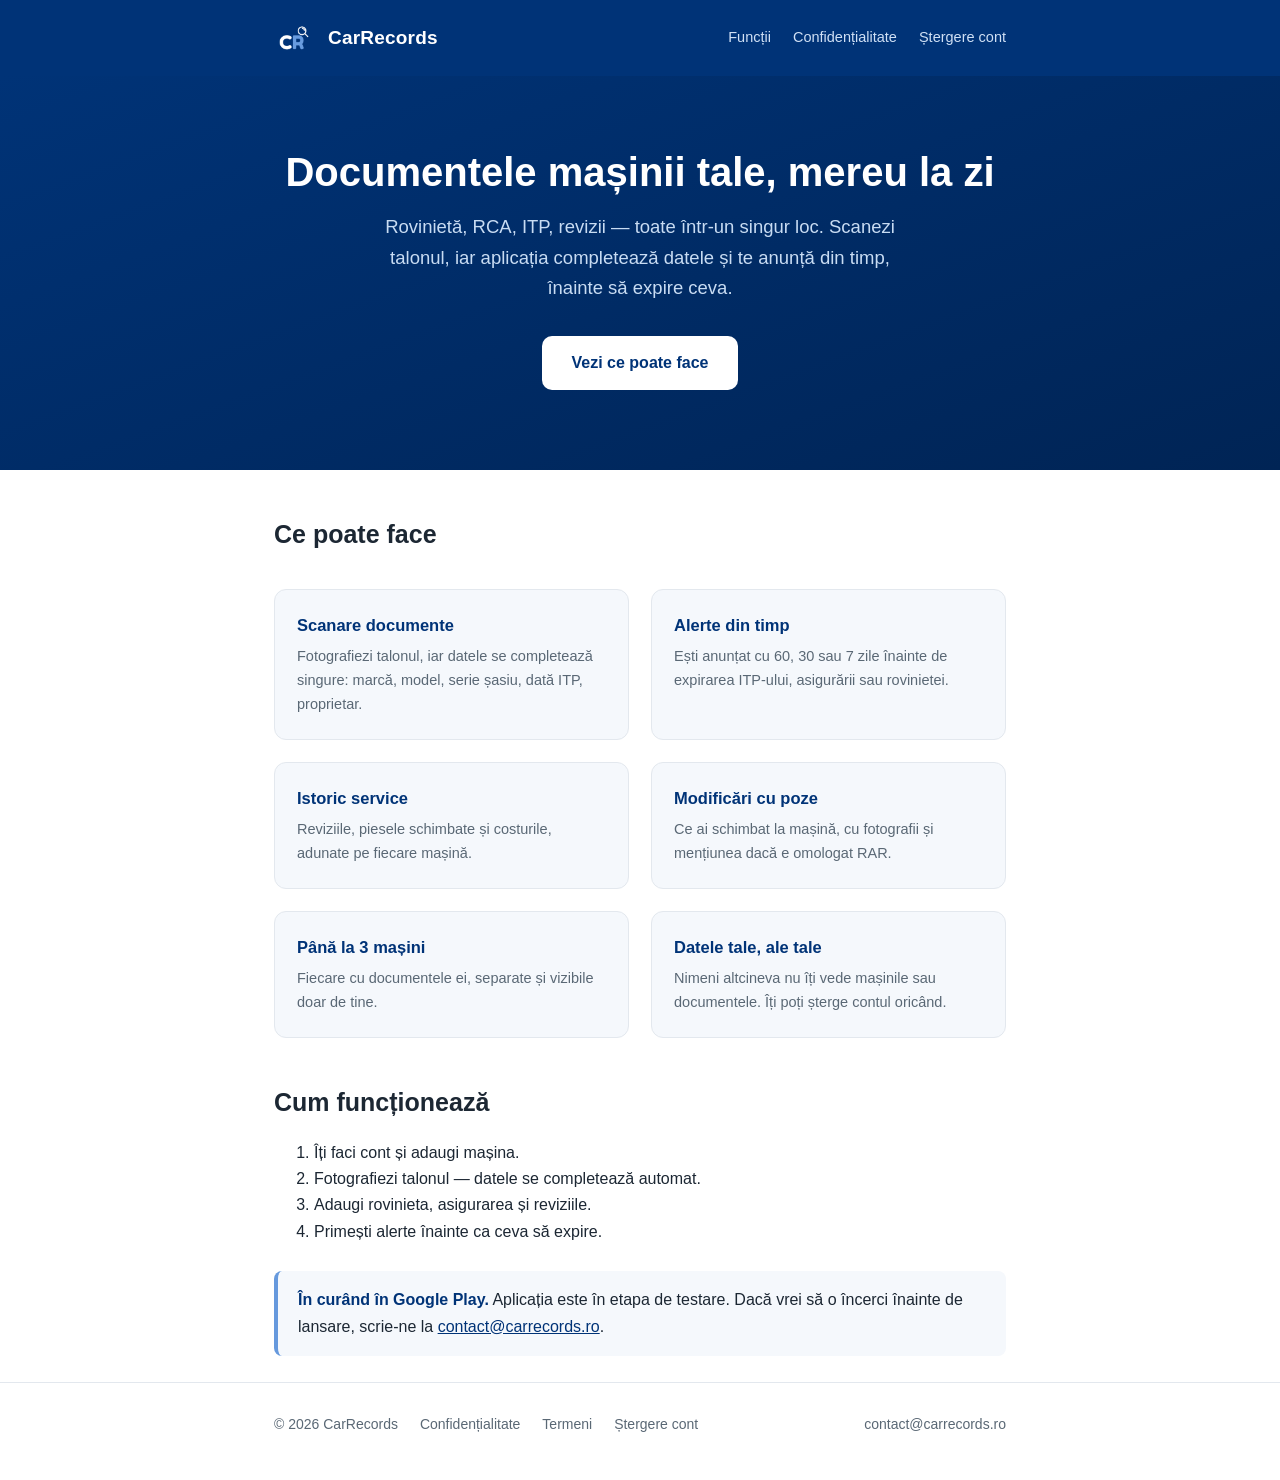
<file: site/index.html>
<!DOCTYPE html>
<html lang="ro">
<head>
<meta charset="utf-8">
<meta name="viewport" content="width=device-width, initial-scale=1">
<title>CarRecords — Documentele mașinii tale, la zi</title>
<meta name="description" content="Aplicație pentru gestionarea documentelor auto: rovinietă, RCA, ITP, revizii. Scanează talonul și primești alerte înainte de expirare.">
<link rel="icon" href="logo.png">
<link rel="stylesheet" href="style.css">
</head>
<body>

<header>
  <div class="wrap">
    <img src="logo.png" alt="">
    <span class="name">CarRecords</span>
    <nav>
      <a href="#functii">Funcții</a>
      <a href="confidentialitate.html">Confidențialitate</a>
      <a href="stergere-cont.html">Ștergere cont</a>
    </nav>
  </div>
</header>

<section class="hero">
  <div class="wrap">
    <h1>Documentele mașinii tale, mereu la zi</h1>
    <p>Rovinietă, RCA, ITP, revizii — toate într-un singur loc.
       Scanezi talonul, iar aplicația completează datele și te anunță
       din timp, înainte să expire ceva.</p>
    <a class="cta" href="#functii">Vezi ce poate face</a>
  </div>
</section>

<main class="wrap">

  <h2 id="functii">Ce poate face</h2>

  <div class="features">
    <div class="feature">
      <h3>Scanare documente</h3>
      <p>Fotografiezi talonul, iar datele se completează singure: marcă, model,
         serie șasiu, dată ITP, proprietar.</p>
    </div>
    <div class="feature">
      <h3>Alerte din timp</h3>
      <p>Ești anunțat cu 60, 30 sau 7 zile înainte de expirarea ITP-ului,
         asigurării sau rovinietei.</p>
    </div>
    <div class="feature">
      <h3>Istoric service</h3>
      <p>Reviziile, piesele schimbate și costurile, adunate pe fiecare mașină.</p>
    </div>
    <div class="feature">
      <h3>Modificări cu poze</h3>
      <p>Ce ai schimbat la mașină, cu fotografii și mențiunea dacă e omologat RAR.</p>
    </div>
    <div class="feature">
      <h3>Până la 3 mașini</h3>
      <p>Fiecare cu documentele ei, separate și vizibile doar de tine.</p>
    </div>
    <div class="feature">
      <h3>Datele tale, ale tale</h3>
      <p>Nimeni altcineva nu îți vede mașinile sau documentele. Îți poți
         șterge contul oricând.</p>
    </div>
  </div>

  <h2>Cum funcționează</h2>
  <ol>
    <li>Îți faci cont și adaugi mașina.</li>
    <li>Fotografiezi talonul — datele se completează automat.</li>
    <li>Adaugi rovinieta, asigurarea și reviziile.</li>
    <li>Primești alerte înainte ca ceva să expire.</li>
  </ol>

  <div class="note">
    <strong>În curând în Google Play.</strong>
    Aplicația este în etapa de testare. Dacă vrei să o încerci înainte de
    lansare, scrie-ne la <a href="mailto:contact@carrecords.ro">contact@carrecords.ro</a>.
  </div>

</main>

<footer>
  <div class="wrap">
    <span>© 2026 CarRecords</span>
    <a href="confidentialitate.html">Confidențialitate</a>
    <a href="termeni.html">Termeni</a>
    <a href="stergere-cont.html">Ștergere cont</a>
    <span class="spacer"><a href="mailto:contact@carrecords.ro">contact@carrecords.ro</a></span>
  </div>
</footer>

</body>
</html>
</file>
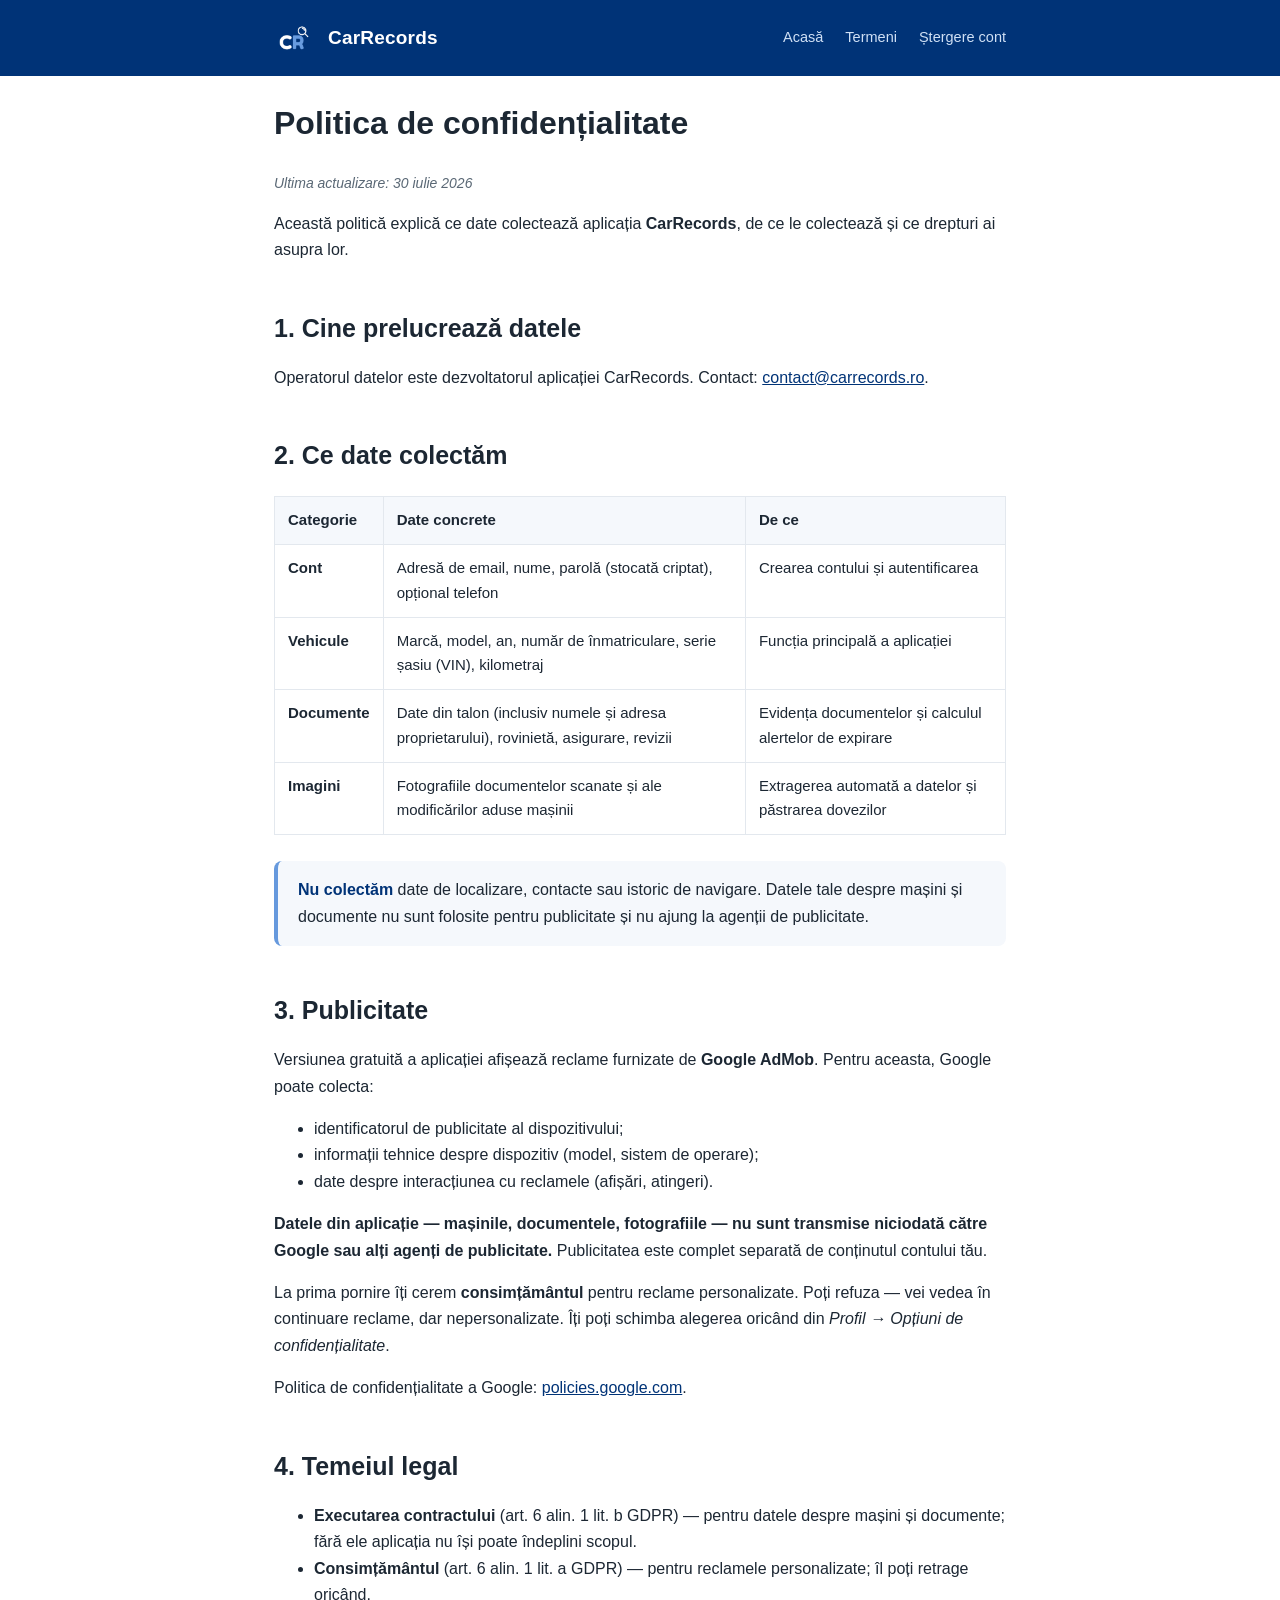
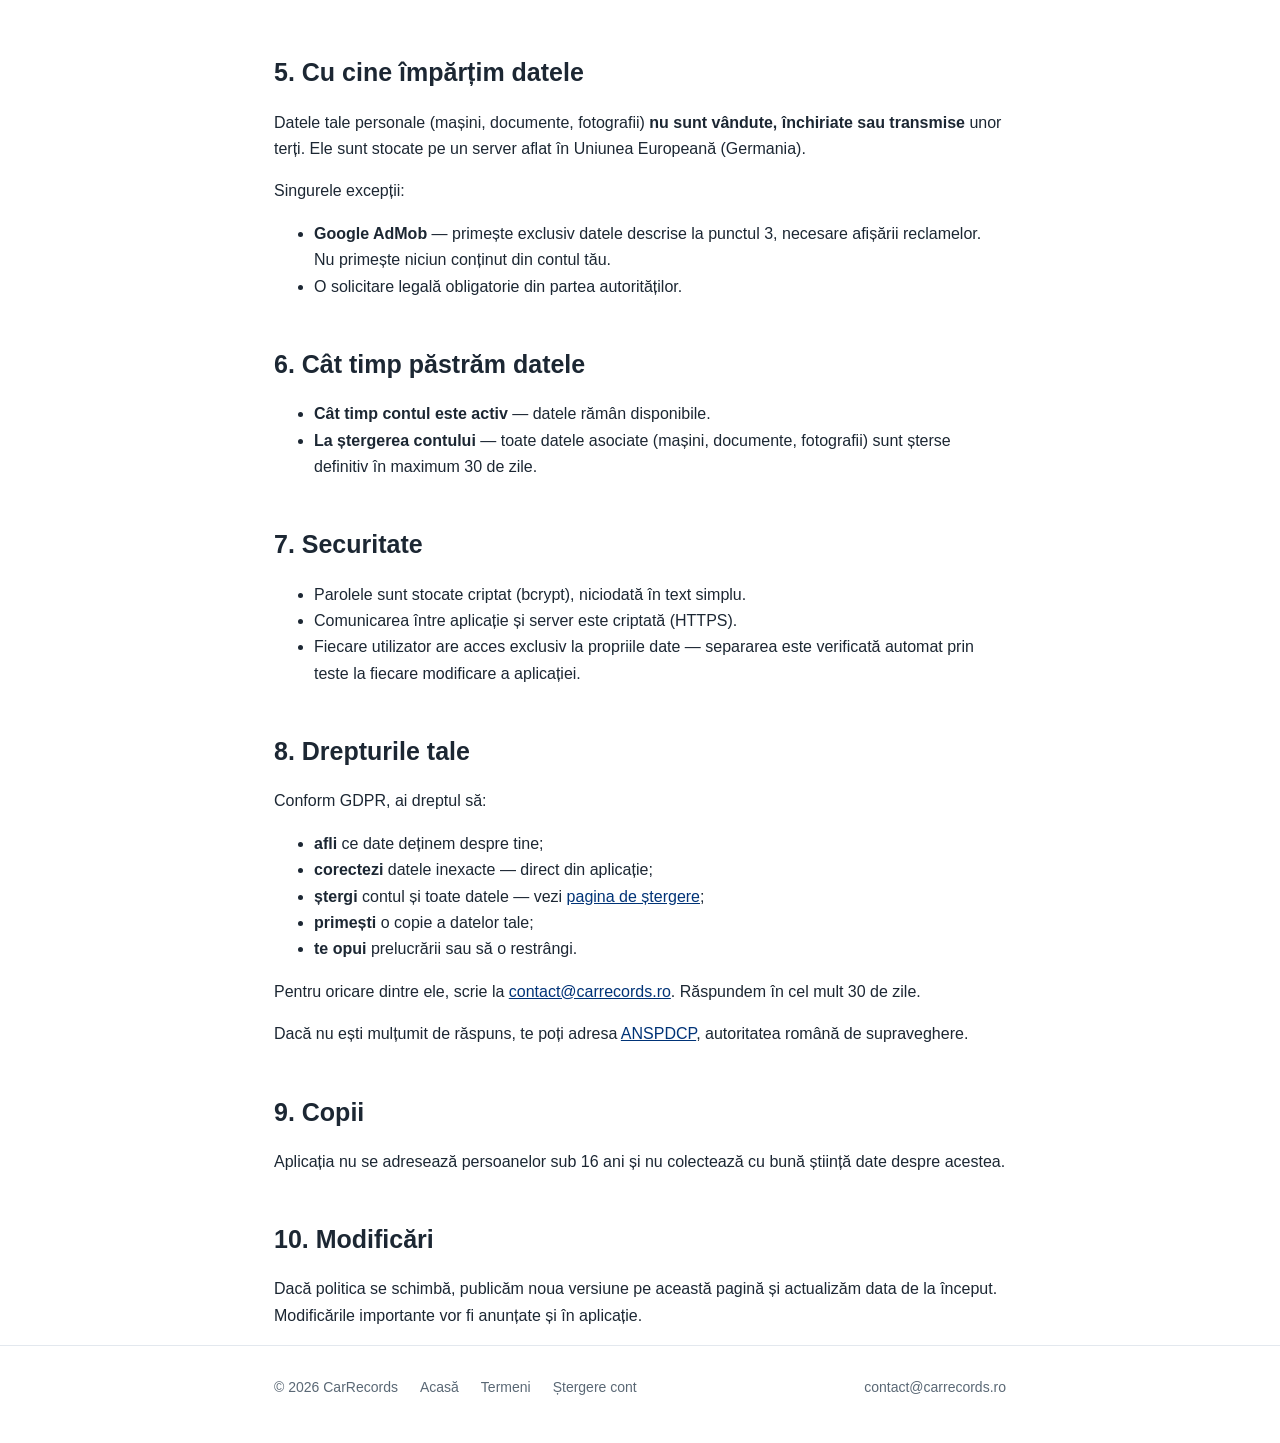
<file: site/confidentialitate.html>
<!DOCTYPE html>
<html lang="ro">
<head>
<meta charset="utf-8">
<meta name="viewport" content="width=device-width, initial-scale=1">
<title>Politica de confidențialitate — CarRecords</title>
<link rel="icon" href="logo.png">
<link rel="stylesheet" href="style.css">
</head>
<body>

<header>
  <div class="wrap">
    <img src="logo.png" alt="">
    <span class="name">CarRecords</span>
    <nav>
      <a href="index.html">Acasă</a>
      <a href="termeni.html">Termeni</a>
      <a href="stergere-cont.html">Ștergere cont</a>
    </nav>
  </div>
</header>

<main class="wrap">

<h1>Politica de confidențialitate</h1>
<p class="updated">Ultima actualizare: 30 iulie 2026</p>

<p>Această politică explică ce date colectează aplicația <strong>CarRecords</strong>,
de ce le colectează și ce drepturi ai asupra lor.</p>

<h2>1. Cine prelucrează datele</h2>
<p>Operatorul datelor este dezvoltatorul aplicației CarRecords.
Contact: <a href="mailto:contact@carrecords.ro">contact@carrecords.ro</a>.</p>

<h2>2. Ce date colectăm</h2>

<table>
  <tr><th>Categorie</th><th>Date concrete</th><th>De ce</th></tr>
  <tr>
    <td><strong>Cont</strong></td>
    <td>Adresă de email, nume, parolă (stocată criptat), opțional telefon</td>
    <td>Crearea contului și autentificarea</td>
  </tr>
  <tr>
    <td><strong>Vehicule</strong></td>
    <td>Marcă, model, an, număr de înmatriculare, serie șasiu (VIN), kilometraj</td>
    <td>Funcția principală a aplicației</td>
  </tr>
  <tr>
    <td><strong>Documente</strong></td>
    <td>Date din talon (inclusiv numele și adresa proprietarului),
        rovinietă, asigurare, revizii</td>
    <td>Evidența documentelor și calculul alertelor de expirare</td>
  </tr>
  <tr>
    <td><strong>Imagini</strong></td>
    <td>Fotografiile documentelor scanate și ale modificărilor aduse mașinii</td>
    <td>Extragerea automată a datelor și păstrarea dovezilor</td>
  </tr>
</table>

<div class="note">
  <strong>Nu colectăm</strong> date de localizare, contacte sau istoric de
  navigare. Datele tale despre mașini și documente nu sunt folosite pentru
  publicitate și nu ajung la agenții de publicitate.
</div>

<h2>3. Publicitate</h2>
<p>Versiunea gratuită a aplicației afișează reclame furnizate de
<strong>Google AdMob</strong>. Pentru aceasta, Google poate colecta:</p>
<ul>
  <li>identificatorul de publicitate al dispozitivului;</li>
  <li>informații tehnice despre dispozitiv (model, sistem de operare);</li>
  <li>date despre interacțiunea cu reclamele (afișări, atingeri).</li>
</ul>
<p><strong>Datele din aplicație — mașinile, documentele, fotografiile —
nu sunt transmise niciodată către Google sau alți agenți de publicitate.</strong>
Publicitatea este complet separată de conținutul contului tău.</p>
<p>La prima pornire îți cerem <strong>consimțământul</strong> pentru reclame
personalizate. Poți refuza — vei vedea în continuare reclame, dar
nepersonalizate. Îți poți schimba alegerea oricând din
<em>Profil → Opțiuni de confidențialitate</em>.</p>
<p>Politica de confidențialitate a Google:
<a href="https://policies.google.com/technologies/partner-sites" target="_blank" rel="noopener">
policies.google.com</a>.</p>

<h2>4. Temeiul legal</h2>
<ul>
  <li><strong>Executarea contractului</strong> (art. 6 alin. 1 lit. b GDPR)
      — pentru datele despre mașini și documente; fără ele aplicația nu
      își poate îndeplini scopul.</li>
  <li><strong>Consimțământul</strong> (art. 6 alin. 1 lit. a GDPR)
      — pentru reclamele personalizate; îl poți retrage oricând.</li>
</ul>

<h2>5. Cu cine împărțim datele</h2>
<p>Datele tale personale (mașini, documente, fotografii) <strong>nu sunt
vândute, închiriate sau transmise</strong> unor terți. Ele sunt stocate pe
un server aflat în Uniunea Europeană (Germania).</p>
<p>Singurele excepții:</p>
<ul>
  <li><strong>Google AdMob</strong> — primește exclusiv datele descrise la
      punctul 3, necesare afișării reclamelor. Nu primește niciun conținut
      din contul tău.</li>
  <li>O solicitare legală obligatorie din partea autorităților.</li>
</ul>

<h2>6. Cât timp păstrăm datele</h2>
<ul>
  <li><strong>Cât timp contul este activ</strong> — datele rămân disponibile.</li>
  <li><strong>La ștergerea contului</strong> — toate datele asociate
      (mașini, documente, fotografii) sunt șterse definitiv în maximum 30 de zile.</li>
</ul>

<h2>7. Securitate</h2>
<ul>
  <li>Parolele sunt stocate criptat (bcrypt), niciodată în text simplu.</li>
  <li>Comunicarea între aplicație și server este criptată (HTTPS).</li>
  <li>Fiecare utilizator are acces exclusiv la propriile date — separarea
      este verificată automat prin teste la fiecare modificare a aplicației.</li>
</ul>

<h2>8. Drepturile tale</h2>
<p>Conform GDPR, ai dreptul să:</p>
<ul>
  <li><strong>afli</strong> ce date deținem despre tine;</li>
  <li><strong>corectezi</strong> datele inexacte — direct din aplicație;</li>
  <li><strong>ștergi</strong> contul și toate datele —
      vezi <a href="stergere-cont.html">pagina de ștergere</a>;</li>
  <li><strong>primești</strong> o copie a datelor tale;</li>
  <li><strong>te opui</strong> prelucrării sau să o restrângi.</li>
</ul>
<p>Pentru oricare dintre ele, scrie la
<a href="mailto:contact@carrecords.ro">contact@carrecords.ro</a>.
Răspundem în cel mult 30 de zile.</p>
<p>Dacă nu ești mulțumit de răspuns, te poți adresa
<a href="https://www.dataprotection.ro" target="_blank" rel="noopener">ANSPDCP</a>,
autoritatea română de supraveghere.</p>

<h2>9. Copii</h2>
<p>Aplicația nu se adresează persoanelor sub 16 ani și nu colectează
cu bună știință date despre acestea.</p>

<h2>10. Modificări</h2>
<p>Dacă politica se schimbă, publicăm noua versiune pe această pagină și
actualizăm data de la început. Modificările importante vor fi anunțate și
în aplicație.</p>

</main>

<footer>
  <div class="wrap">
    <span>© 2026 CarRecords</span>
    <a href="index.html">Acasă</a>
    <a href="termeni.html">Termeni</a>
    <a href="stergere-cont.html">Ștergere cont</a>
    <span class="spacer"><a href="mailto:contact@carrecords.ro">contact@carrecords.ro</a></span>
  </div>
</footer>

</body>
</html>
</file>
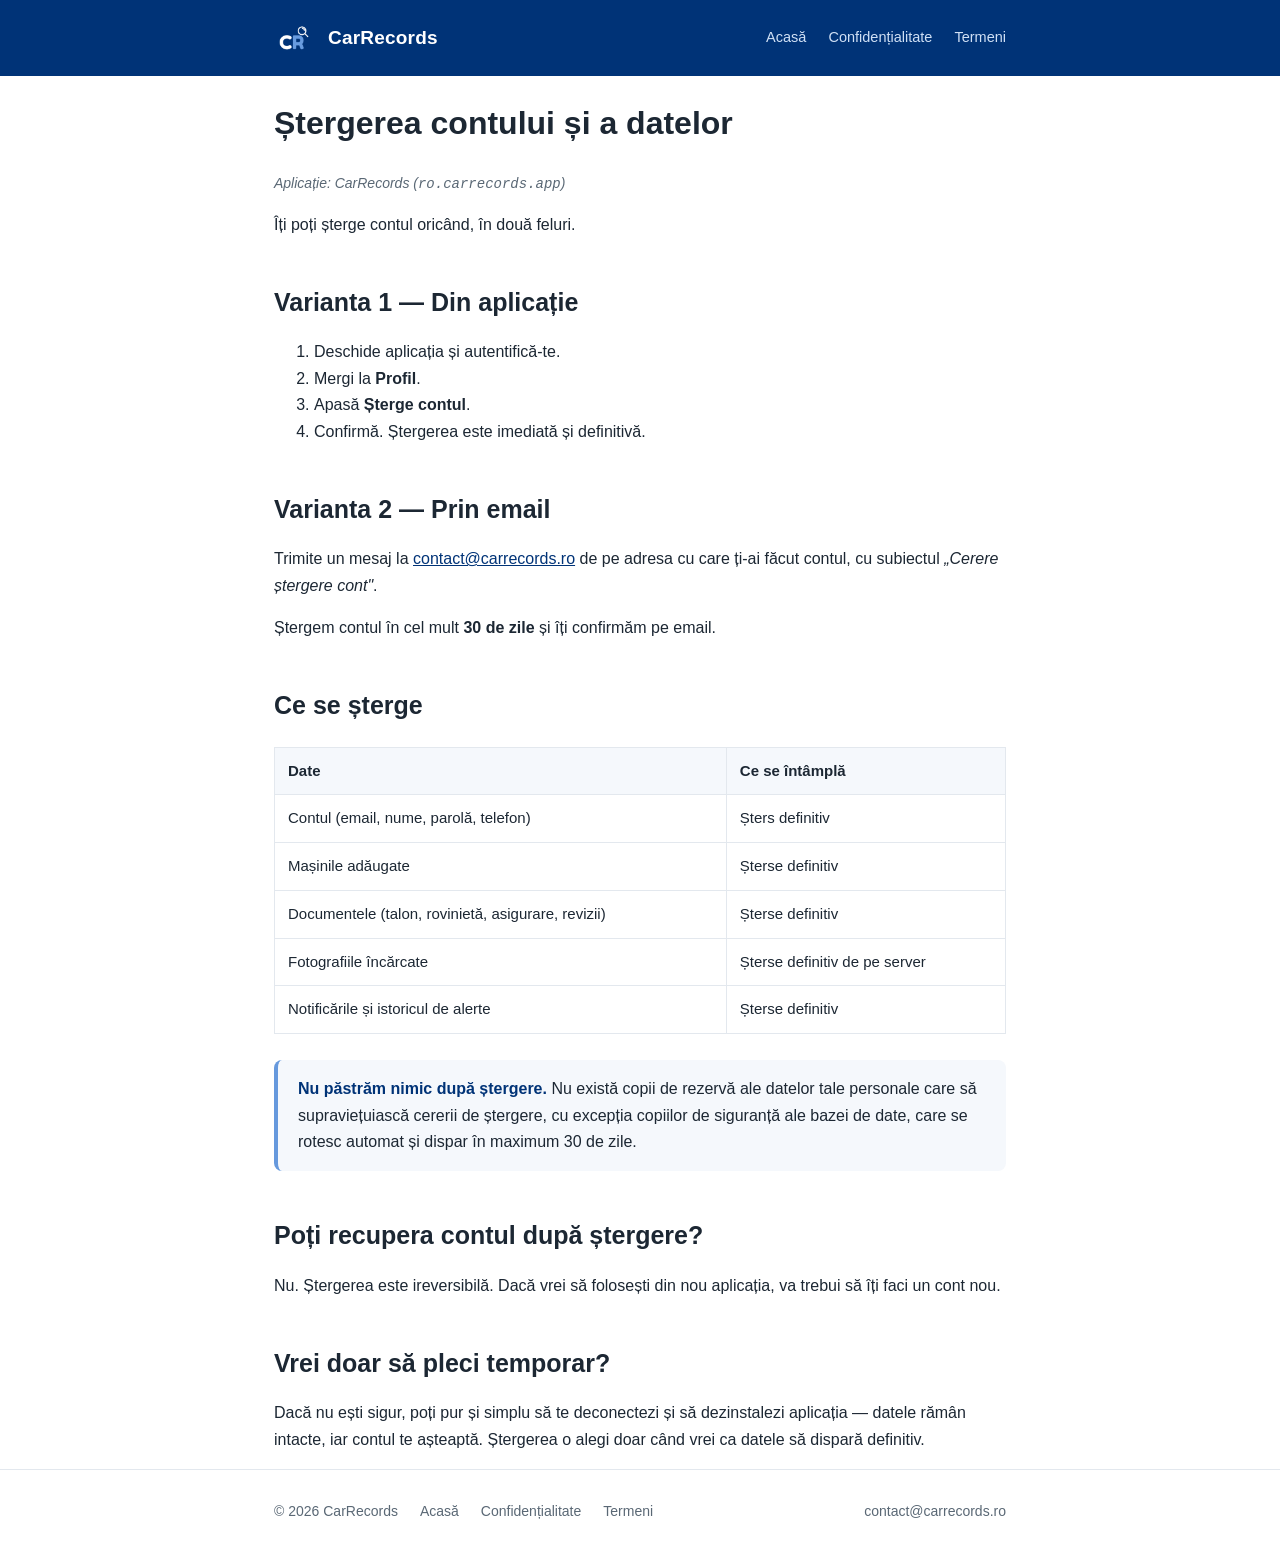
<file: site/stergere-cont.html>
<!DOCTYPE html>
<html lang="ro">
<head>
<meta charset="utf-8">
<meta name="viewport" content="width=device-width, initial-scale=1">
<title>Ștergerea contului — CarRecords</title>
<meta name="description" content="Cum îți ștergi contul CarRecords și ce date sunt eliminate.">
<link rel="icon" href="logo.png">
<link rel="stylesheet" href="style.css">
</head>
<body>

<header>
  <div class="wrap">
    <img src="logo.png" alt="">
    <span class="name">CarRecords</span>
    <nav>
      <a href="index.html">Acasă</a>
      <a href="confidentialitate.html">Confidențialitate</a>
      <a href="termeni.html">Termeni</a>
    </nav>
  </div>
</header>

<main class="wrap">

<h1>Ștergerea contului și a datelor</h1>
<p class="updated">Aplicație: CarRecords (<code>ro.carrecords.app</code>)</p>

<p>Îți poți șterge contul oricând, în două feluri.</p>

<h2>Varianta 1 — Din aplicație</h2>
<ol>
  <li>Deschide aplicația și autentifică-te.</li>
  <li>Mergi la <strong>Profil</strong>.</li>
  <li>Apasă <strong>Șterge contul</strong>.</li>
  <li>Confirmă. Ștergerea este imediată și definitivă.</li>
</ol>

<h2>Varianta 2 — Prin email</h2>
<p>Trimite un mesaj la
<a href="mailto:contact@carrecords.ro?subject=Cerere%20stergere%20cont">contact@carrecords.ro</a>
de pe adresa cu care ți-ai făcut contul, cu subiectul
<em>„Cerere ștergere cont"</em>.</p>
<p>Ștergem contul în cel mult <strong>30 de zile</strong> și îți confirmăm pe email.</p>

<h2>Ce se șterge</h2>
<table>
  <tr><th>Date</th><th>Ce se întâmplă</th></tr>
  <tr><td>Contul (email, nume, parolă, telefon)</td><td>Șters definitiv</td></tr>
  <tr><td>Mașinile adăugate</td><td>Șterse definitiv</td></tr>
  <tr><td>Documentele (talon, rovinietă, asigurare, revizii)</td><td>Șterse definitiv</td></tr>
  <tr><td>Fotografiile încărcate</td><td>Șterse definitiv de pe server</td></tr>
  <tr><td>Notificările și istoricul de alerte</td><td>Șterse definitiv</td></tr>
</table>

<div class="note">
  <strong>Nu păstrăm nimic după ștergere.</strong> Nu există copii de rezervă
  ale datelor tale personale care să supraviețuiască cererii de ștergere,
  cu excepția copiilor de siguranță ale bazei de date, care se rotesc
  automat și dispar în maximum 30 de zile.
</div>

<h2>Poți recupera contul după ștergere?</h2>
<p>Nu. Ștergerea este ireversibilă. Dacă vrei să folosești din nou aplicația,
va trebui să îți faci un cont nou.</p>

<h2>Vrei doar să pleci temporar?</h2>
<p>Dacă nu ești sigur, poți pur și simplu să te deconectezi și să dezinstalezi
aplicația — datele rămân intacte, iar contul te așteaptă. Ștergerea o alegi
doar când vrei ca datele să dispară definitiv.</p>

</main>

<footer>
  <div class="wrap">
    <span>© 2026 CarRecords</span>
    <a href="index.html">Acasă</a>
    <a href="confidentialitate.html">Confidențialitate</a>
    <a href="termeni.html">Termeni</a>
    <span class="spacer"><a href="mailto:contact@carrecords.ro">contact@carrecords.ro</a></span>
  </div>
</footer>

</body>
</html>
</file>
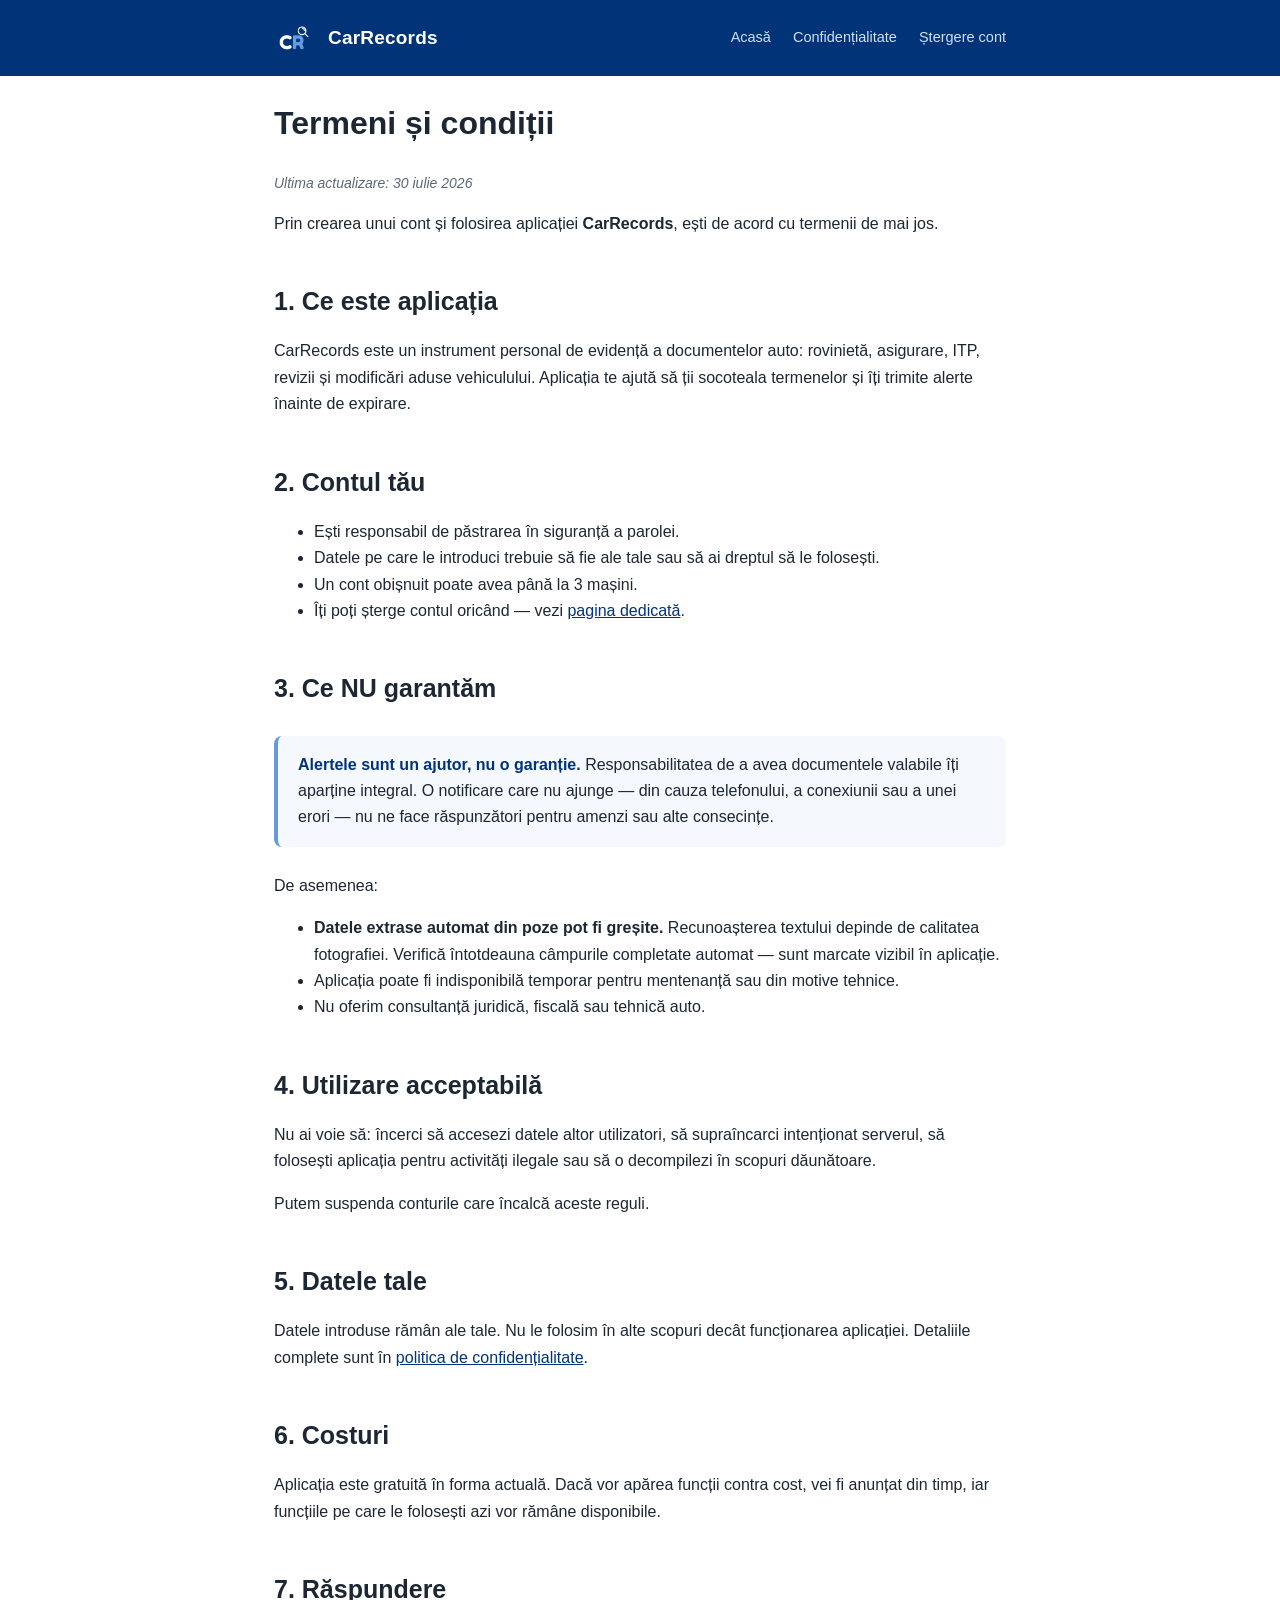
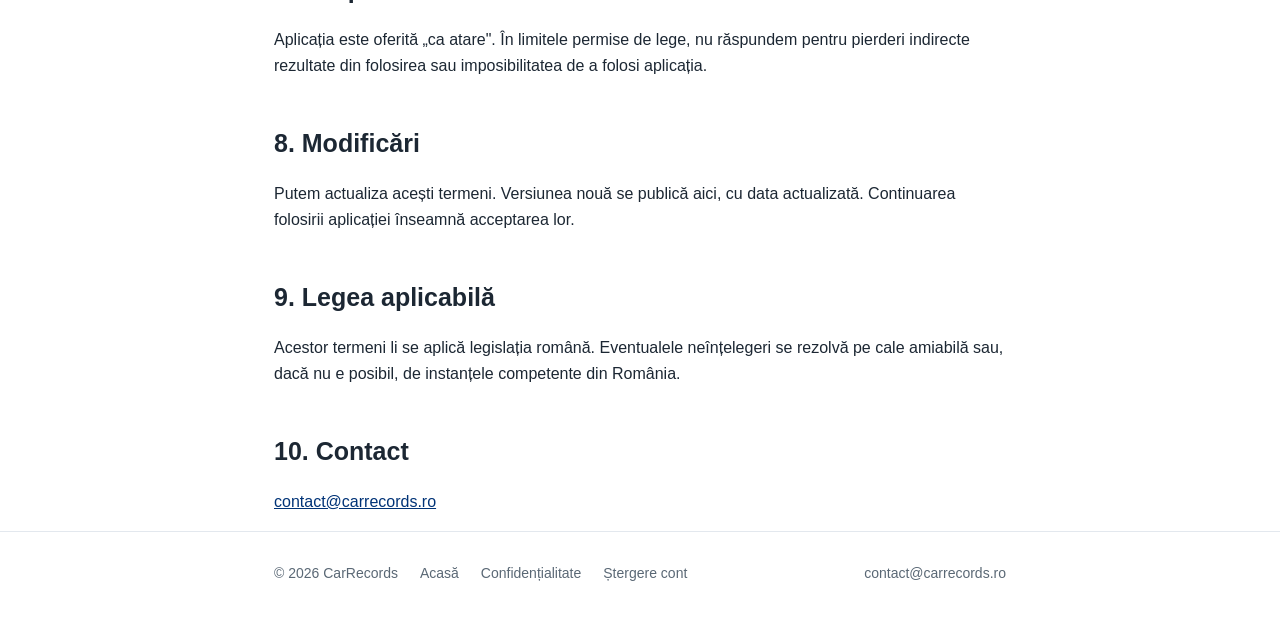
<file: site/termeni.html>
<!DOCTYPE html>
<html lang="ro">
<head>
<meta charset="utf-8">
<meta name="viewport" content="width=device-width, initial-scale=1">
<title>Termeni și condiții — CarRecords</title>
<link rel="icon" href="logo.png">
<link rel="stylesheet" href="style.css">
</head>
<body>

<header>
  <div class="wrap">
    <img src="logo.png" alt="">
    <span class="name">CarRecords</span>
    <nav>
      <a href="index.html">Acasă</a>
      <a href="confidentialitate.html">Confidențialitate</a>
      <a href="stergere-cont.html">Ștergere cont</a>
    </nav>
  </div>
</header>

<main class="wrap">

<h1>Termeni și condiții</h1>
<p class="updated">Ultima actualizare: 30 iulie 2026</p>

<p>Prin crearea unui cont și folosirea aplicației <strong>CarRecords</strong>,
ești de acord cu termenii de mai jos.</p>

<h2>1. Ce este aplicația</h2>
<p>CarRecords este un instrument personal de evidență a documentelor auto:
rovinietă, asigurare, ITP, revizii și modificări aduse vehiculului.
Aplicația te ajută să ții socoteala termenelor și îți trimite alerte
înainte de expirare.</p>

<h2>2. Contul tău</h2>
<ul>
  <li>Ești responsabil de păstrarea în siguranță a parolei.</li>
  <li>Datele pe care le introduci trebuie să fie ale tale sau să ai
      dreptul să le folosești.</li>
  <li>Un cont obișnuit poate avea până la 3 mașini.</li>
  <li>Îți poți șterge contul oricând —
      vezi <a href="stergere-cont.html">pagina dedicată</a>.</li>
</ul>

<h2>3. Ce NU garantăm</h2>

<div class="note">
  <strong>Alertele sunt un ajutor, nu o garanție.</strong>
  Responsabilitatea de a avea documentele valabile îți aparține integral.
  O notificare care nu ajunge — din cauza telefonului, a conexiunii sau a
  unei erori — nu ne face răspunzători pentru amenzi sau alte consecințe.
</div>

<p>De asemenea:</p>
<ul>
  <li><strong>Datele extrase automat din poze pot fi greșite.</strong>
      Recunoașterea textului depinde de calitatea fotografiei. Verifică
      întotdeauna câmpurile completate automat — sunt marcate vizibil
      în aplicație.</li>
  <li>Aplicația poate fi indisponibilă temporar pentru mentenanță sau
      din motive tehnice.</li>
  <li>Nu oferim consultanță juridică, fiscală sau tehnică auto.</li>
</ul>

<h2>4. Utilizare acceptabilă</h2>
<p>Nu ai voie să: încerci să accesezi datele altor utilizatori, să
supraîncarci intenționat serverul, să folosești aplicația pentru activități
ilegale sau să o decompilezi în scopuri dăunătoare.</p>
<p>Putem suspenda conturile care încalcă aceste reguli.</p>

<h2>5. Datele tale</h2>
<p>Datele introduse rămân ale tale. Nu le folosim în alte scopuri decât
funcționarea aplicației. Detaliile complete sunt în
<a href="confidentialitate.html">politica de confidențialitate</a>.</p>

<h2>6. Costuri</h2>
<p>Aplicația este gratuită în forma actuală. Dacă vor apărea funcții
contra cost, vei fi anunțat din timp, iar funcțiile pe care le folosești
azi vor rămâne disponibile.</p>

<h2>7. Răspundere</h2>
<p>Aplicația este oferită „ca atare". În limitele permise de lege, nu
răspundem pentru pierderi indirecte rezultate din folosirea sau
imposibilitatea de a folosi aplicația.</p>

<h2>8. Modificări</h2>
<p>Putem actualiza acești termeni. Versiunea nouă se publică aici, cu data
actualizată. Continuarea folosirii aplicației înseamnă acceptarea lor.</p>

<h2>9. Legea aplicabilă</h2>
<p>Acestor termeni li se aplică legislația română. Eventualele
neînțelegeri se rezolvă pe cale amiabilă sau, dacă nu e posibil, de
instanțele competente din România.</p>

<h2>10. Contact</h2>
<p><a href="mailto:contact@carrecords.ro">contact@carrecords.ro</a></p>

</main>

<footer>
  <div class="wrap">
    <span>© 2026 CarRecords</span>
    <a href="index.html">Acasă</a>
    <a href="confidentialitate.html">Confidențialitate</a>
    <a href="stergere-cont.html">Ștergere cont</a>
    <span class="spacer"><a href="mailto:contact@carrecords.ro">contact@carrecords.ro</a></span>
  </div>
</footer>

</body>
</html>
</file>
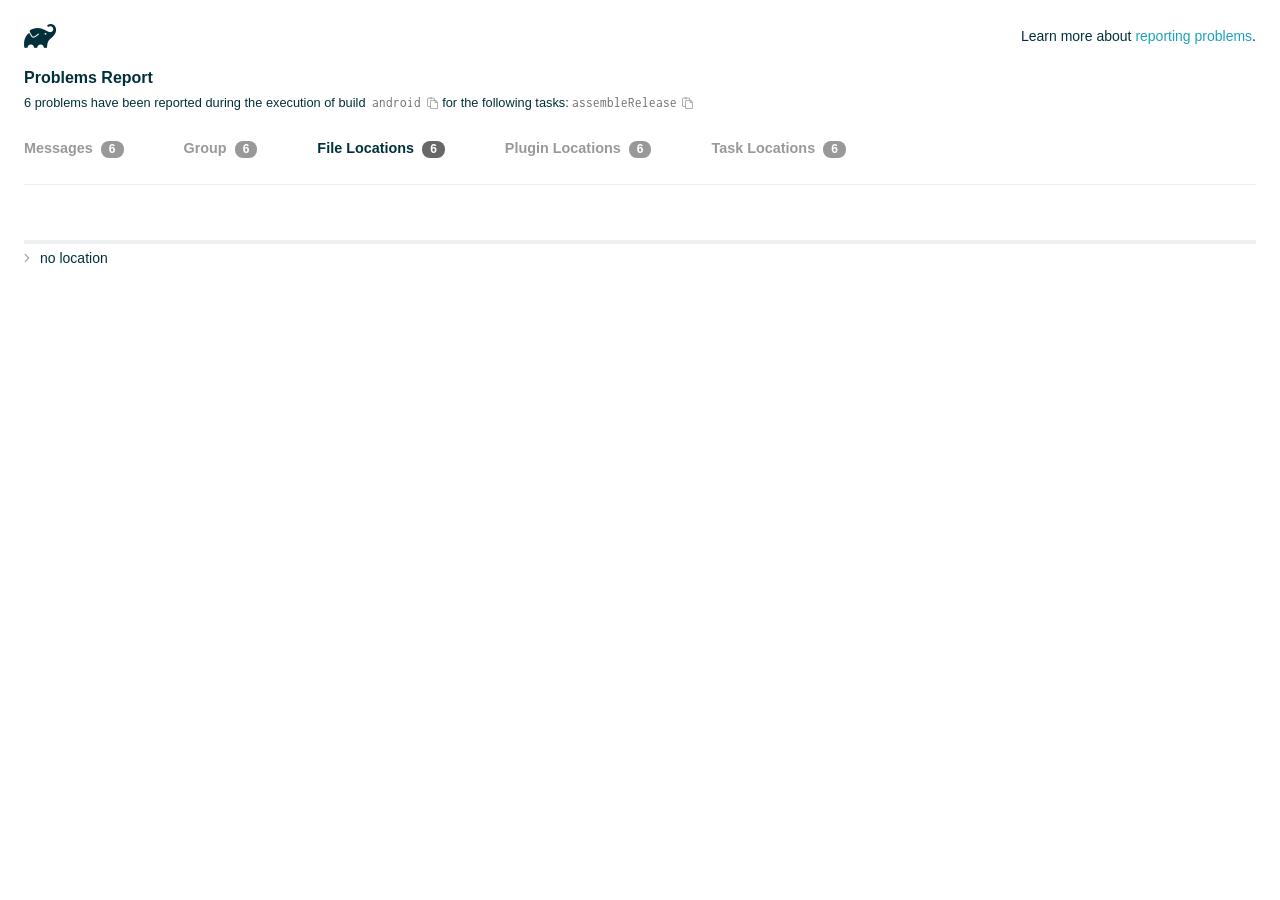
<file: frontend/car_manager/android/build/reports/problems/problems-report.html>
<!DOCTYPE html>

<html lang="en">
<head>
    <!-- Required meta tags -->
    <meta charset="utf-8">
    <meta name="viewport" content="width=device-width, initial-scale=1, shrink-to-fit=no">

                    <style type="text/css">
                /*! normalize.css v7.0.0 | MIT License | github.com/necolas/normalize.css */
html {
    line-height: 1.15;
    -ms-text-size-adjust: 100%;
    -webkit-text-size-adjust: 100%
}

body {
    margin: 0
}

article, aside, footer, header, nav, section {
    display: block
}

h1 {
    font-size: 2em;
    margin: .67em 0
}

figcaption, figure, main {
    display: block
}

figure {
    margin: 1em 40px
}

hr {
    box-sizing: content-box;
    height: 0;
    overflow: visible
}

pre {
    font-family: monospace, monospace;
    font-size: 1em
}

a {
    background-color: transparent;
    -webkit-text-decoration-skip: objects
}

abbr[title] {
    border-bottom: none;
    text-decoration: underline;
    text-decoration: underline dotted
}

b, strong {
    font-weight: inherit
}

b, strong {
    font-weight: bolder
}

code, kbd, samp {
    font-family: monospace, monospace;
    font-size: 1em
}

dfn {
    font-style: italic
}

mark {
    background-color: #ff0;
    color: #000
}

small {
    font-size: 80%
}

sub, sup {
    font-size: 75%;
    line-height: 0;
    position: relative;
    vertical-align: baseline
}

sub {
    bottom: -.25em
}

sup {
    top: -.5em
}

audio, video {
    display: inline-block
}

audio:not([controls]) {
    display: none;
    height: 0
}

img {
    border-style: none
}

svg:not(:root) {
    overflow: hidden
}

button, input, optgroup, select, textarea {
    font-family: sans-serif;
    font-size: 100%;
    line-height: 1.15;
    margin: 0
}

button, input {
    overflow: visible
}

button, select {
    text-transform: none
}

[type=reset], [type=submit], button, html [type=button] {
    -webkit-appearance: button
}

[type=button]::-moz-focus-inner, [type=reset]::-moz-focus-inner, [type=submit]::-moz-focus-inner, button::-moz-focus-inner {
    border-style: none;
    padding: 0
}

[type=button]:-moz-focusring, [type=reset]:-moz-focusring, [type=submit]:-moz-focusring, button:-moz-focusring {
    outline: 1px dotted ButtonText
}

fieldset {
    padding: .35em .75em .625em
}

legend {
    box-sizing: border-box;
    color: inherit;
    display: table;
    max-width: 100%;
    padding: 0;
    white-space: normal
}

progress {
    display: inline-block;
    vertical-align: baseline
}

textarea {
    overflow: auto
}

[type=checkbox], [type=radio] {
    box-sizing: border-box;
    padding: 0
}

[type=number]::-webkit-inner-spin-button, [type=number]::-webkit-outer-spin-button {
    height: auto
}

[type=search] {
    -webkit-appearance: textfield;
    outline-offset: -2px
}

[type=search]::-webkit-search-cancel-button, [type=search]::-webkit-search-decoration {
    -webkit-appearance: none
}

::-webkit-file-upload-button {
    -webkit-appearance: button;
    font: inherit
}

details, menu {
    display: block
}

summary {
    display: list-item
}

canvas {
    display: inline-block
}

template {
    display: none
}

[hidden] {
    display: none
}

/* configuration cache styles */

.report-wrapper {
    margin: 0;
    padding: 0 24px;
}

.gradle-logo {
    width: 32px;
    height: 24px;
    background-image: url("[data-uri]");
    background-size: contain;
}

.header {
    display: flex;
    flex-wrap: wrap;
    position: fixed;
    top: 0;
    left: 0;
    width: 100%;
    padding: 24px 24px 0 24px;
    background-color: white;
    z-index: 1;
}

.learn-more {
    margin-left: auto;
    align-self: center;
    font-size: 0.875rem;
    font-weight: normal;
}

.title {
    display: flex;
    align-items: center;
    padding: 18px 0 24px 0;
    flex: 1 0 100%;
}

.content {
    font-size: 0.875rem;
    padding: 240px 0 48px;
    overflow-x: auto;
    white-space: nowrap;
}

.content ol:first-of-type {
    margin: 0;
}

.tree-btn {
    cursor: pointer;
    display: inline-block;
    width: 16px;
    height: 16px;
    background-size: contain;
    background-repeat: no-repeat;
    vertical-align: middle;
    margin-top: -0.2em;
}

.tree-btn.collapsed {
    background-image: url('data:image/svg+xml;utf8,<svg xmlns="http://www.w3.org/2000/svg" viewBox="0 0 192 512"><path d="M166.9 264.5l-117.8 116c-4.7 4.7-12.3 4.7-17 0l-7.1-7.1c-4.7-4.7-4.7-12.3 0-17L127.3 256 25.1 155.6c-4.7-4.7-4.7-12.3 0-17l7.1-7.1c4.7-4.7 12.3-4.7 17 0l117.8 116c4.6 4.7 4.6 12.3-.1 17z" fill="%23999999" stroke="%23999999"/></svg>');
}

.tree-btn.expanded {
    background-image: url('data:image/svg+xml;utf8,<svg xmlns="http://www.w3.org/2000/svg" viewBox="0 0 256 512"><path d="M119.5 326.9L3.5 209.1c-4.7-4.7-4.7-12.3 0-17l7.1-7.1c4.7-4.7 12.3-4.7 17 0L128 287.3l100.4-102.2c4.7-4.7 12.3-4.7 17 0l7.1 7.1c4.7 4.7 4.7 12.3 0 17L136.5 327c-4.7 4.6-12.3 4.6-17-.1z" fill="%23999999" stroke="%23999999"/></svg>');
}

ul .tree-btn {
    margin-right: 3px;
}

.leaf-icon {
    display: inline-block;
    width: 16px;
    height: 16px;
    background-image: url('data:image/svg+xml;utf8,<svg xmlns="http://www.w3.org/2000/svg" viewBox="0 0 256 512"><path d="M32 256 H224" stroke="%23999999" stroke-width="48" stroke-linecap="round"/></svg>');
    background-size: contain;
    background-repeat: no-repeat;
    vertical-align: middle;
    margin-top: -0.2em;
}

.invisible-text {
    user-select: all; /* Allow the text to be selectable */
    color: transparent; /* Hide the text */
    text-indent: -9999px; /* Move the text out of view */
    position: relative;
    white-space: pre; /* Preserve meaningful whitespace in the invisible text for copying */
}

.text-for-copy {
    display: inline-block;
}

.enum-icon {
    display: inline-block;
    width: 16px;
    height: 16px;
    background-image: url('data:image/svg+xml;utf8,<svg xmlns="http://www.w3.org/2000/svg" viewBox="0 0 1024 1024"><circle cx="512" cy="512" r="200" /></svg>');
    background-size: contain;
    background-repeat: no-repeat;
    vertical-align: middle;
    margin-inline-start: 0.5ex;
    margin-inline-end: 0.5ex;
    margin-top: -0.2em;
}

.error-icon {
    display: inline-block;
    width: 16px;
    height: 16px;
    background-image: url('data:image/svg+xml;utf8,<svg xmlns="http://www.w3.org/2000/svg" viewBox="0 0 320 512"><path d="M193.94 256L296.5 153.44l21.15-21.15c3.12-3.12 3.12-8.19 0-11.31l-22.63-22.63c-3.12-3.12-8.19-3.12-11.31 0L160 222.06 36.29 98.34c-3.12-3.12-8.19-3.12-11.31 0L2.34 120.97c-3.12 3.12-3.12 8.19 0 11.31L126.06 256 2.34 379.71c-3.12 3.12-3.12 8.19 0 11.31l22.63 22.63c3.12 3.12 8.19 3.12 11.31 0L160 289.94 262.56 392.5l21.15 21.15c3.12 3.12 8.19 3.12 11.31 0l22.63-22.63c3.12-3.12 3.12-8.19 0-11.31L193.94 256z" fill="%23FC461E" stroke="%23FC461E"/></svg>');
    background-size: contain;
    background-repeat: no-repeat;
    vertical-align: middle;
    margin-inline-start: 0.5ex;
    margin-inline-end: 0.5ex;
    margin-top: -0.2em;
}

.advice-icon {
    display: inline-block;
    width: 16px;
    height: 16px;
    background-image: url('data:image/svg+xml;utf8,<svg width="800px" height="800px" viewBox="-4.93 0 122.88 122.88" version="1.1" id="Layer_1" xmlns="http://www.w3.org/2000/svg" xmlns:xlink="http://www.w3.org/1999/xlink"  style="enable-background:new 0 0 113.01 122.88" xml:space="preserve"><g><path d="M44.13,102.06c-1.14,0.03-2.14-0.81-2.3-1.96c-0.17-1.2,0.64-2.31,1.82-2.54c-1.3-7.37-4.85-11.43-8.6-15.72 c-2.92-3.34-5.95-6.81-8.34-11.92c-2.35-5.03-3.64-10.23-3.6-15.63c0.05-5.4,1.42-10.96,4.4-16.71c0.02-0.04,0.04-0.07,0.06-0.11 l0,0c3.91-6.62,9.38-11.04,15.47-13.52c5.11-2.09,10.66-2.8,16.1-2.3c5.42,0.5,10.73,2.2,15.37,4.94 c5.9,3.49,10.75,8.67,13.42,15.21c1.44,3.54,2.42,7.49,2.54,11.82c0.12,4.31-0.62,8.96-2.61,13.88 c-2.66,6.59-6.18,10.68-9.47,14.51c-3.03,3.53-5.85,6.81-7.42,11.84c0.89,0.21,1.59,0.94,1.73,1.9c0.17,1.24-0.7,2.39-1.94,2.56 l-0.77,0.11c-0.14,1.09-0.23,2.26-0.27,3.51l0.25-0.04c1.24-0.17,2.39,0.7,2.56,1.94c0.17,1.24-0.7,2.39-1.94,2.56l-0.78,0.11 c0.01,0.15,0.02,0.3,0.03,0.45l0,0c0.07,0.88,0.08,1.73,0.03,2.54l0.13-0.02c1.25-0.15,2.38,0.74,2.54,1.98 c0.15,1.25-0.74,2.38-1.98,2.54l-1.68,0.21c-1.2,3.11-3.34,5.48-5.87,6.94c-1.74,1.01-3.67,1.59-5.61,1.71 c-1.97,0.12-3.96-0.25-5.78-1.13c-2.08-1.02-3.94-2.71-5.29-5.14c-0.65-0.33-1.13-0.97-1.23-1.75c-0.04-0.31-0.01-0.61,0.07-0.89 c-0.39-1.16-0.68-2.43-0.87-3.83l-0.07,0.01c-1.24,0.17-2.39-0.7-2.56-1.94c-0.17-1.24,0.7-2.39,1.94-2.56l0.54-0.08 C44.19,104.32,44.18,103.16,44.13,102.06L44.13,102.06z M2.18,58.86C1.01,58.89,0.04,57.98,0,56.81c-0.04-1.17,0.88-2.14,2.05-2.18 l8.7-0.3c1.17-0.04,2.14,0.88,2.18,2.05c0.04,1.17-0.88,2.14-2.05,2.18L2.18,58.86L2.18,58.86z M110.68,50.25 c1.16-0.12,2.2,0.73,2.32,1.89c0.12,1.16-0.73,2.2-1.89,2.32l-8.66,0.91c-1.16,0.12-2.2-0.73-2.32-1.89 c-0.12-1.16,0.73-2.2,1.89-2.32L110.68,50.25L110.68,50.25z M94.91,14.78c0.65-0.97,1.96-1.23,2.93-0.58 c0.97,0.65,1.23,1.96,0.58,2.93l-4.84,7.24c-0.65,0.97-1.96,1.23-2.93,0.58c-0.97-0.65-1.23-1.96-0.58-2.93L94.91,14.78 L94.91,14.78z M57.63,2.06c0.03-1.17,1-2.09,2.16-2.06c1.17,0.03,2.09,1,2.06,2.16l-0.22,8.7c-0.03,1.17-1,2.09-2.16,2.06 c-1.17-0.03-2.09-1-2.06-2.16L57.63,2.06L57.63,2.06z M13.88,15.53c-0.86-0.8-0.9-2.14-0.11-2.99c0.8-0.86,2.14-0.9,2.99-0.11 l6.37,5.94c0.86,0.8,0.9,2.14,0.11,2.99c-0.8,0.86-2.14,0.9-2.99,0.11L13.88,15.53L13.88,15.53z M47.88,96.95l18.49-2.63 c1.59-6.7,5.05-10.73,8.8-15.08c3.08-3.58,6.36-7.4,8.76-13.34c1.76-4.35,2.41-8.43,2.31-12.19c-0.1-3.75-0.96-7.21-2.24-10.34 c-2.3-5.63-6.51-10.11-11.65-13.15c-4.11-2.43-8.8-3.94-13.59-4.37c-4.77-0.44-9.64,0.19-14.13,2.02 c-5.26,2.15-9.99,5.97-13.39,11.72c-2.64,5.12-3.86,10.02-3.9,14.73c-0.04,4.74,1.11,9.33,3.2,13.8c2.13,4.56,4.97,7.8,7.69,10.92 C42.47,83.9,46.48,88.49,47.88,96.95L47.88,96.95z M65.62,99.02l-17.27,2.45c0.05,1.1,0.07,2.25,0.05,3.47l17.05-2.42 C65.47,101.29,65.52,100.12,65.62,99.02L65.62,99.02z M48.49,109.52c0.12,0.92,0.3,1.76,0.53,2.54l16.55-2.04 c0.11-0.86,0.13-1.77,0.05-2.74l0,0l0-0.02l-0.01-0.17L48.49,109.52L48.49,109.52z M51.37,116.36c0.64,0.67,1.35,1.19,2.1,1.55 c1.15,0.56,2.42,0.79,3.67,0.72c1.29-0.08,2.57-0.47,3.74-1.15c1.1-0.64,2.09-1.53,2.88-2.65L51.37,116.36L51.37,116.36z"/></g></svg>');
    background-size: contain;
    background-repeat: no-repeat;
    vertical-align: middle;
    margin-inline-start: 0.5ex;
    margin-inline-end: 0.5ex;
    margin-top: -0.2em;
}

.warning-icon {
    display: inline-block;
    width: 13px;
    height: 13px;
    background-image: url('data:image/svg+xml;utf8,<svg xmlns="http://www.w3.org/2000/svg" viewBox="0 0 576 512"><path d="M270.2 160h35.5c3.4 0 6.1 2.8 6 6.2l-7.5 196c-.1 3.2-2.8 5.8-6 5.8h-20.5c-3.2 0-5.9-2.5-6-5.8l-7.5-196c-.1-3.4 2.6-6.2 6-6.2zM288 388c-15.5 0-28 12.5-28 28s12.5 28 28 28 28-12.5 28-28-12.5-28-28-28zm281.5 52L329.6 24c-18.4-32-64.7-32-83.2 0L6.5 440c-18.4 31.9 4.6 72 41.6 72H528c36.8 0 60-40 41.5-72zM528 480H48c-12.3 0-20-13.3-13.9-24l240-416c6.1-10.6 21.6-10.7 27.7 0l240 416c6.2 10.6-1.5 24-13.8 24z" fill="%23DEAD22" stroke="%23DEAD22"/></svg>');
    background-size: contain;
    background-repeat: no-repeat;
    vertical-align: middle;
    margin-inline-start: 0.3ex;
    margin-inline-end: 1.1ex;
    margin-top: -0.1em;
}

.documentation-button {
    cursor: pointer;
    display: inline-block;
    width: 13px;
    height: 13px;
    background-image: url('data:image/svg+xml;utf8,<svg xmlns="http://www.w3.org/2000/svg" viewBox="0 0 512 512"><path d="M256 340c-15.464 0-28 12.536-28 28s12.536 28 28 28 28-12.536 28-28-12.536-28-28-28zm7.67-24h-16c-6.627 0-12-5.373-12-12v-.381c0-70.343 77.44-63.619 77.44-107.408 0-20.016-17.761-40.211-57.44-40.211-29.144 0-44.265 9.649-59.211 28.692-3.908 4.98-11.054 5.995-16.248 2.376l-13.134-9.15c-5.625-3.919-6.86-11.771-2.645-17.177C185.658 133.514 210.842 116 255.67 116c52.32 0 97.44 29.751 97.44 80.211 0 67.414-77.44 63.849-77.44 107.408V304c0 6.627-5.373 12-12 12zM256 40c118.621 0 216 96.075 216 216 0 119.291-96.61 216-216 216-119.244 0-216-96.562-216-216 0-119.203 96.602-216 216-216m0-32C119.043 8 8 119.083 8 256c0 136.997 111.043 248 248 248s248-111.003 248-248C504 119.083 392.957 8 256 8z" fill="%23999999" stroke="%23999999"/></svg>');
    background-size: contain;
    background-repeat: no-repeat;
    vertical-align: middle;
    margin-inline-start: 0.5ex;
    margin-inline-end: 0.5ex;
    margin-top: -0.2em;
}

.documentation-button::selection {
    color: transparent;
}

.documentation-button:hover {
    color: transparent;
}

.copy-button {
    cursor: pointer;
    display: inline-block;
    width: 12px;
    height: 12px;
    background-image: url('data:image/svg+xml;utf8,<svg xmlns="http://www.w3.org/2000/svg" viewBox="0 0 448 512"><path d="M433.941 193.941l-51.882-51.882A48 48 0 0 0 348.118 128H320V80c0-26.51-21.49-48-48-48h-66.752C198.643 13.377 180.858 0 160 0s-38.643 13.377-45.248 32H48C21.49 32 0 53.49 0 80v288c0 26.51 21.49 48 48 48h80v48c0 26.51 21.49 48 48 48h224c26.51 0 48-21.49 48-48V227.882a48 48 0 0 0-14.059-33.941zm-22.627 22.627a15.888 15.888 0 0 1 4.195 7.432H352v-63.509a15.88 15.88 0 0 1 7.431 4.195l51.883 51.882zM160 30c9.941 0 18 8.059 18 18s-8.059 18-18 18-18-8.059-18-18 8.059-18 18-18zM48 384c-8.822 0-16-7.178-16-16V80c0-8.822 7.178-16 16-16h66.752c6.605 18.623 24.389 32 45.248 32s38.643-13.377 45.248-32H272c8.822 0 16 7.178 16 16v48H176c-26.51 0-48 21.49-48 48v208H48zm352 96H176c-8.822 0-16-7.178-16-16V176c0-8.822 7.178-16 16-16h144v72c0 13.2 10.8 24 24 24h72v208c0 8.822-7.178 16-16 16z" fill="%23999999" stroke="%23999999"/></svg>');
    background-size: contain;
    background-repeat: no-repeat;
    vertical-align: middle;
    margin-inline-start: 0.5ex;
    margin-top: -0.2em;
}

.groups{
    display: flex;
    border-bottom: 1px solid #EDEEEF;
    flex: 1 0 100%;
}

.uncategorized {
    display: flex;
    border-top: 4px solid #EDEEEF;
    flex: 1 0 100%;
}

.group-selector {
    padding: 0 52px 24px 0;
    font-size: 0.9rem;
    font-weight: bold;
    color: #999999;
    cursor: pointer;
}

.group-selector__count {
    margin: 0 8px;
    border-radius: 8px;
    background-color: #999;
    color: #fff;
    padding: 1px 8px 2px;
    font-size: 0.75rem;
}

.group-selector--active {
    color: #02303A;
    cursor: auto;
}

.group-selector--active .group-selector__count {
    background-color: #686868;
}

.group-selector--disabled {
    cursor: not-allowed;
}

.accordion-header {
    cursor: pointer;
}

.container {
    padding-left: 0.5em;
    padding-right: 0.5em;
}

.stacktrace {
    border-radius: 4px;
    overflow-x: auto;
    padding: 0.5rem;
    margin-bottom: 0;
    min-width: 1000px;
}

/* Lato (bold, regular) */
@font-face {
    font-display: swap;
    font-family: Lato;
    font-weight: 500;
    font-style: normal;
    src: url("https://assets.gradle.com/lato/fonts/lato-semibold/lato-semibold.woff2") format("woff2"),
    url("https://assets.gradle.com/lato/fonts/lato-semibold/lato-semibold.woff") format("woff");
}

@font-face {
    font-display: swap;
    font-family: Lato;
    font-weight: bold;
    font-style: normal;
    src: url("https://assets.gradle.com/lato/fonts/lato-bold/lato-bold.woff2") format("woff2"),
    url("https://assets.gradle.com/lato/fonts/lato-bold/lato-bold.woff") format("woff");
}

* {
    -webkit-box-sizing: border-box;
    -moz-box-sizing: border-box;
    box-sizing: border-box;
}

html,
body {
    margin: 0;
    padding: 0;
}

html {
    font-family: "Lato", "Helvetica Neue", Arial, sans-serif;
    font-size: 16px;
    font-weight: 400;
    line-height: 1.5;
}

body {
    color: #02303A;
    background-color: #ffffff;
    -webkit-text-size-adjust: 100%;
    -ms-text-size-adjust: 100%;
    -webkit-font-smoothing: antialiased;
}


/* typography */
h1, h2, h3, h4, h5, h6 {
    color: #02303A;
    text-rendering: optimizeLegibility;
    margin: 0;
}

h1 {
    font-size: 1rem;
}

h2 {
    font-size: 0.9rem;
}

h3 {
    font-size: 1.125rem;
}

h4, h5, h6 {
    font-size: 0.875rem;
}

h1 code {
    font-weight: bold;
}

ul, ol, dl {
    list-style-position: outside;
    line-height: 1.6;
    padding: 0;
    margin: 0 0 0 20px;
    list-style-type: none;
}

li {
    line-height: 2;
}

a {
    color: #1DA2BD;
    text-decoration: none;
    transition: all 0.3s ease, visibility 0s;
}

a:hover {
    color: #35c1e4;
}

/* code */
code, pre {
    font-family: Inconsolata, Monaco, "Courier New", monospace;
    font-style: normal;
    font-variant-ligatures: normal;
    font-variant-caps: normal;
    font-variant-numeric: normal;
    font-variant-east-asian: normal;
    font-weight: normal;
    font-stretch: normal;
    color: #686868;
}

*:not(pre) > code {
    letter-spacing: 0;
    padding: 0.1em 0.5ex;
    text-rendering: optimizeSpeed;
    word-spacing: -0.15em;
    word-wrap: break-word;
}

pre {
    font-size: 0.75rem;
    line-height: 1.8;
    margin-top: 0;
    margin-bottom: 1.5em;
    padding: 1rem;
}

pre code {
    background-color: transparent;
    color: inherit;
    line-height: 1.8;
    font-size: 100%;
    padding: 0;
}

a code {
    color: #1BA8CB;
}

pre.code, pre.programlisting, pre.screen, pre.tt {
    background-color: #f7f7f8;
    border-radius: 4px;
    font-size: 1em;
    line-height: 1.45;
    margin-bottom: 1.25em;
    overflow-x: auto;
    padding: 1rem;
}

li em, p em {
    padding: 0 1px;
}

code em, tt em {
    text-decoration: none;
}

code + .copy-button {
    margin-inline-start: 0.2ex;
}

.java-exception {
    font-size: 0.75rem;
    padding-left: 24px;
}

.java-exception ul {
    margin: 0;
    line-height: inherit;
}

.java-exception code {
    white-space: pre;
}

.java-exception-part-toggle {
    user-select: none;
    cursor: pointer;
    border-radius: 2px;
    padding: 0.1em 0.2em;
    background: azure;
    color: #686868;
}

                </style>
    <!-- Inconsolata is used as a default monospace font in the report. -->
    <link rel="stylesheet" href="https://fonts.googleapis.com/css?family=Inconsolata:400,700" />

    <title>Gradle Configuration Cache</title>
</head>
<body>

<div id="playground"></div>

<div class="report" id="report">
    Loading...
</div>

<script type="text/javascript">
function configurationCacheProblems() { return (
// begin-report-data
{"diagnostics":[{"locations":[{}],"problem":[{"text":"Properties should be assigned using the 'propName = value' syntax. Setting a property via the Gradle-generated 'propName value' or 'propName(value)' syntax in Groovy DSL has been deprecated."}],"severity":"WARNING","problemDetails":[{"text":"This is scheduled to be removed in Gradle 10.0."}],"contextualLabel":"Properties should be assigned using the 'propName = value' syntax. Setting a property via the Gradle-generated 'propName value' or 'propName(value)' syntax in Groovy DSL has been deprecated.","documentationLink":"https://docs.gradle.org/8.14/userguide/upgrading_version_8.html#groovy_space_assignment_syntax","problemId":[{"name":"deprecation","displayName":"Deprecation"},{"name":"properties-should-be-assigned-using-the-propname-value-syntax-setting-a-property-via-the-gradle-generated-propname-value-or-propname-value-syntax-in-groovy-dsl","displayName":"Properties should be assigned using the 'propName = value' syntax. Setting a property via the Gradle-generated 'propName value' or 'propName(value)' syntax in Groovy DSL has been deprecated."}],"solutions":[[{"text":"Use assignment ('group = <value>') instead."}]]},{"locations":[{}],"problem":[{"text":"Properties should be assigned using the 'propName = value' syntax. Setting a property via the Gradle-generated 'propName value' or 'propName(value)' syntax in Groovy DSL has been deprecated."}],"severity":"WARNING","problemDetails":[{"text":"This is scheduled to be removed in Gradle 10.0."}],"contextualLabel":"Properties should be assigned using the 'propName = value' syntax. Setting a property via the Gradle-generated 'propName value' or 'propName(value)' syntax in Groovy DSL has been deprecated.","documentationLink":"https://docs.gradle.org/8.14/userguide/upgrading_version_8.html#groovy_space_assignment_syntax","problemId":[{"name":"deprecation","displayName":"Deprecation"},{"name":"properties-should-be-assigned-using-the-propname-value-syntax-setting-a-property-via-the-gradle-generated-propname-value-or-propname-value-syntax-in-groovy-dsl","displayName":"Properties should be assigned using the 'propName = value' syntax. Setting a property via the Gradle-generated 'propName value' or 'propName(value)' syntax in Groovy DSL has been deprecated."}],"solutions":[[{"text":"Use assignment ('version = <value>') instead."}]]},{"locations":[{}],"problem":[{"text":"Properties should be assigned using the 'propName = value' syntax. Setting a property via the Gradle-generated 'propName value' or 'propName(value)' syntax in Groovy DSL has been deprecated."}],"severity":"WARNING","problemDetails":[{"text":"This is scheduled to be removed in Gradle 10.0."}],"contextualLabel":"Properties should be assigned using the 'propName = value' syntax. Setting a property via the Gradle-generated 'propName value' or 'propName(value)' syntax in Groovy DSL has been deprecated.","documentationLink":"https://docs.gradle.org/8.14/userguide/upgrading_version_8.html#groovy_space_assignment_syntax","problemId":[{"name":"deprecation","displayName":"Deprecation"},{"name":"properties-should-be-assigned-using-the-propname-value-syntax-setting-a-property-via-the-gradle-generated-propname-value-or-propname-value-syntax-in-groovy-dsl","displayName":"Properties should be assigned using the 'propName = value' syntax. Setting a property via the Gradle-generated 'propName value' or 'propName(value)' syntax in Groovy DSL has been deprecated."}],"solutions":[[{"text":"Use assignment ('namespace = <value>') instead."}]]},{"locations":[{}],"problem":[{"text":"Properties should be assigned using the 'propName = value' syntax. Setting a property via the Gradle-generated 'propName value' or 'propName(value)' syntax in Groovy DSL has been deprecated."}],"severity":"WARNING","problemDetails":[{"text":"This is scheduled to be removed in Gradle 10.0."}],"contextualLabel":"Properties should be assigned using the 'propName = value' syntax. Setting a property via the Gradle-generated 'propName value' or 'propName(value)' syntax in Groovy DSL has been deprecated.","documentationLink":"https://docs.gradle.org/8.14/userguide/upgrading_version_8.html#groovy_space_assignment_syntax","problemId":[{"name":"deprecation","displayName":"Deprecation"},{"name":"properties-should-be-assigned-using-the-propname-value-syntax-setting-a-property-via-the-gradle-generated-propname-value-or-propname-value-syntax-in-groovy-dsl","displayName":"Properties should be assigned using the 'propName = value' syntax. Setting a property via the Gradle-generated 'propName value' or 'propName(value)' syntax in Groovy DSL has been deprecated."}],"solutions":[[{"text":"Use assignment ('compileSdk = <value>') instead."}]]},{"locations":[{}],"problem":[{"text":"Properties should be assigned using the 'propName = value' syntax. Setting a property via the Gradle-generated 'propName value' or 'propName(value)' syntax in Groovy DSL has been deprecated."}],"severity":"WARNING","problemDetails":[{"text":"This is scheduled to be removed in Gradle 10.0."}],"contextualLabel":"Properties should be assigned using the 'propName = value' syntax. Setting a property via the Gradle-generated 'propName value' or 'propName(value)' syntax in Groovy DSL has been deprecated.","documentationLink":"https://docs.gradle.org/8.14/userguide/upgrading_version_8.html#groovy_space_assignment_syntax","problemId":[{"name":"deprecation","displayName":"Deprecation"},{"name":"properties-should-be-assigned-using-the-propname-value-syntax-setting-a-property-via-the-gradle-generated-propname-value-or-propname-value-syntax-in-groovy-dsl","displayName":"Properties should be assigned using the 'propName = value' syntax. Setting a property via the Gradle-generated 'propName value' or 'propName(value)' syntax in Groovy DSL has been deprecated."}],"solutions":[[{"text":"Use assignment ('ndkVersion = <value>') instead."}]]},{"locations":[{}],"problem":[{"text":"Properties should be assigned using the 'propName = value' syntax. Setting a property via the Gradle-generated 'propName value' or 'propName(value)' syntax in Groovy DSL has been deprecated."}],"severity":"WARNING","problemDetails":[{"text":"This is scheduled to be removed in Gradle 10.0."}],"contextualLabel":"Properties should be assigned using the 'propName = value' syntax. Setting a property via the Gradle-generated 'propName value' or 'propName(value)' syntax in Groovy DSL has been deprecated.","documentationLink":"https://docs.gradle.org/8.14/userguide/upgrading_version_8.html#groovy_space_assignment_syntax","problemId":[{"name":"deprecation","displayName":"Deprecation"},{"name":"properties-should-be-assigned-using-the-propname-value-syntax-setting-a-property-via-the-gradle-generated-propname-value-or-propname-value-syntax-in-groovy-dsl","displayName":"Properties should be assigned using the 'propName = value' syntax. Setting a property via the Gradle-generated 'propName value' or 'propName(value)' syntax in Groovy DSL has been deprecated."}],"solutions":[[{"text":"Use assignment ('minSdk = <value>') instead."}]]}],"problemsReport":{"totalProblemCount":6,"buildName":"android","requestedTasks":"assembleRelease","documentationLink":"https://docs.gradle.org/8.14/userguide/reporting_problems.html","documentationLinkCaption":"Problem report","summaries":[]}}
// end-report-data
);}
</script>
                <script type="text/javascript">
                !function(n,t){"object"==typeof exports&&"object"==typeof module?module.exports=t():"function"==typeof define&&define.amd?define([],t):"object"==typeof exports?exports["configuration-cache-report"]=t():n["configuration-cache-report"]=t()}(this,(()=>(({70:function(){void 0===ArrayBuffer.isView&&(ArrayBuffer.isView=function(n){return null!=n&&null!=n.__proto__&&n.__proto__.__proto__===Int8Array.prototype.__proto__}),void 0===Math.imul&&(Math.imul=function(n,t){return(4294901760&n)*(65535&t)+(65535&n)*(0|t)|0}),this["configuration-cache-report"]=function(n){"use strict";var t,r,i,e,u,o,f,s,c,a,h,l,_,v,d,g,w,b,p,m,k,q,y,B,C,x,j,P,I,S,z,T,E,L,N,A,M,F,D,O,R,H,$,G,U,V,Q,Z,Y,W,K,X,J,nn,tn,rn,en,un,on,fn,sn,cn,an,hn,ln,_n,vn,dn,gn,wn,bn,pn,mn,kn,qn,yn,Bn,Cn,xn,jn,Pn,In,Sn,zn,Tn,En,Ln,Nn,An,Mn=Math.imul,Fn=ArrayBuffer.isView;function Dn(n,t){if(!(t>=0))throw _u(ce("Requested element count "+t+" is less than zero."));return function(n,t){if(!(t>=0))throw _u(ce("Requested element count "+t+" is less than zero."));if(0===t)return Ct();if(t>=n.length)return function(n){switch(n.length){case 0:return Ct();case 1:return qr(n[0]);default:return function(n){return Hr(function(n){return new It(n,!1)}(n))}(n)}}(n);if(1===t)return qr(n[0]);var r=0,i=Rr(),e=0,u=n.length;n:for(;e<u;){var o=n[e];if(e=e+1|0,i.d(o),(r=r+1|0)===t)break n}return i}(n,rt(n.length-t|0,0))}function On(n,t,r,i,e,u,o){return t=t===A?", ":t,r=r===A?"":r,i=i===A?"":i,e=e===A?-1:e,u=u===A?"...":u,o=o===A?null:o,function(n,t,r,i,e,u,o,f){r=r===A?", ":r,i=i===A?"":i,e=e===A?"":e,u=u===A?-1:u,o=o===A?"...":o,f=f===A?null:f,t.e(i);var s=0,c=0,a=n.length;n:for(;c<a;){var h=n[c];if(c=c+1|0,(s=s+1|0)>1&&t.e(r),!(u<0||s<=u))break n;Jt(t,h,f)}return u>=0&&s>u&&t.e(o),t.e(e),t}(n,Bi(),t,r,i,e,u,o).toString()}function Rn(n){return n.length-1|0}function Hn(n,t){if(null==t){var r=0,i=n.length-1|0;if(r<=i)do{var e=r;if(r=r+1|0,null==n[e])return e}while(r<=i)}else{var u=0,o=n.length-1|0;if(u<=o)do{var f=u;if(u=u+1|0,le(t,n[f]))return f}while(u<=o)}return-1}function $n(n,t,r,i,e,u,o){return t=t===A?", ":t,r=r===A?"":r,i=i===A?"":i,e=e===A?-1:e,u=u===A?"...":u,o=o===A?null:o,Gn(n,Bi(),t,r,i,e,u,o).toString()}function Gn(n,t,r,i,e,u,o,f){r=r===A?", ":r,i=i===A?"":i,e=e===A?"":e,u=u===A?-1:u,o=o===A?"...":o,f=f===A?null:f,t.e(i);var s=0,c=n.f();n:for(;c.g();){var a=c.h();if((s=s+1|0)>1&&t.e(r),!(u<0||s<=u))break n;Jt(t,a,f)}return u>=0&&s>u&&t.e(o),t.e(e),t}function Un(n){if(n.i())throw xu("List is empty.");return n.j(0)}function Vn(n){return new tt(n)}function Qn(n){if(Ke(n,Di)){var t;switch(n.k()){case 0:t=Ct();break;case 1:t=qr(Ke(n,Fi)?n.j(0):n.f().h());break;default:t=Zn(n)}return t}return xt(Xn(n))}function Zn(n){return Hr(n)}function Yn(n){if(Ke(n,Di)&&n.k()<=1)return Qn(n);var t=Xn(n);return function(n){var t=(n.k()/2|0)-1|0;if(t<0)return br();var r=jt(n),i=0;if(i<=t)do{var e=i;i=i+1|0;var u=n.j(e);n.f4(e,n.j(r)),n.f4(r,u),r=r-1|0}while(e!==t)}(t),t}function Wn(n,t){if(!(t>=0))throw _u(ce("Requested element count "+t+" is less than zero."));return function(n,t){if(!(t>=0))throw _u(ce("Requested element count "+t+" is less than zero."));if(0===t)return Ct();if(Ke(n,Di)){if(t>=n.k())return Qn(n);if(1===t)return qr(function(n){if(Ke(n,Fi))return Un(n);var t=n.f();if(!t.g())throw xu("Collection is empty.");return t.h()}(n))}var r=0,i=Rr(),e=n.f();n:for(;e.g();){var u=e.h();if(i.d(u),(r=r+1|0)===t)break n}return xt(i)}(n,rt(n.k()-t|0,0))}function Kn(n,t){if(!(t>=0))throw _u(ce("Requested element count "+t+" is less than zero."));if(0===t)return Ct();var r=n.k();if(t>=r)return Qn(n);if(1===t)return qr(Jn(n));var i=Rr();if(Ke(n,bi)){var e=r-t|0;if(e<r)do{var u=e;e=e+1|0,i.d(n.j(u))}while(e<r)}else for(var o=n.l(r-t|0);o.g();){var f=o.h();i.d(f)}return i}function Xn(n){return Ke(n,Di)?Zn(n):nt(n,Or())}function Jn(n){if(n.i())throw xu("List is empty.");return n.j(jt(n))}function nt(n,t){for(var r=n.f();r.g();){var i=r.h();t.d(i)}return t}function tt(n){this.n_1=n}function rt(n,t){return n<t?t:n}function it(n,t){return n>t?t:n}function et(n,t){return Kt().q(n,t,-1)}function ut(n,t){return new Ft(n,t)}function ot(n){var t=n.f();if(!t.g())return Ct();var r=t.h();if(!t.g())return qr(r);var i=Or();for(i.d(r);t.g();)i.d(t.h());return i}function ft(n){this.r_1=n}function st(n,t){this.s_1=n,this.t_1=t}function ct(){}function at(n){this.x_1=n,this.w_1=0}function ht(n,t){this.a1_1=n,at.call(this,n),_t().b1(t,this.a1_1.k()),this.w_1=t}function lt(){t=this}function _t(){return null==t&&new lt,t}function vt(){_t(),ct.call(this)}function dt(n){this.h1_1=n}function gt(n,t){return t===n?"(this Map)":Vi(t)}function wt(n,t){var r;n:{for(var i=n.o().f();i.g();){var e=i.h();if(le(e.j1(),t)){r=e;break n}}r=null}return r}function bt(){r=this}function pt(){return null==r&&new bt,r}function mt(n){this.q1_1=n,ct.call(this)}function kt(){pt(),this.n1_1=null,this.o1_1=null}function qt(){i=this}function yt(){return null==i&&new qt,i}function Bt(n){return n.length>0?ou(n):Ct()}function Ct(){return null==e&&new Pt,e}function xt(n){switch(n.k()){case 0:return Ct();case 1:return qr(n.j(0));default:return n}}function jt(n){return n.k()-1|0}function Pt(){e=this,this.z1_1=new ke(-1478467534,-1720727600)}function It(n,t){this.b2_1=n,this.c2_1=t}function St(){u=this}function zt(){return null==u&&new St,u}function Tt(n,t){return Ke(n,Di)?n.k():t}function Et(n,t){if(Ke(t,Di))return n.m(t);for(var r=!1,i=t.f();i.g();){var e=i.h();n.d(e)&&(r=!0)}return r}function Lt(){}function Nt(n,t){this.h2_1=n,this.g2_1=n.i2_1.l(function(n,t){if(!(0<=t&&t<=n.k()))throw du("Position index "+t+" must be in range ["+Ve(0,n.k())+"].");return n.k()-t|0}(n,t))}function At(n){vt.call(this),this.i2_1=n}function Mt(n){this.k2_1=n,this.j2_1=n.l2_1.f()}function Ft(n,t){this.l2_1=n,this.m2_1=t}function Dt(n){for(;n.n2_1.g();){var t=n.n2_1.h();if(n.q2_1.t2_1(t)===n.q2_1.s2_1)return n.p2_1=t,n.o2_1=1,br()}n.o2_1=0}function Ot(n){this.q2_1=n,this.n2_1=n.r2_1.f(),this.o2_1=-1,this.p2_1=null}function Rt(n,t,r){t=t===A||t,this.r2_1=n,this.s2_1=t,this.t2_1=r}function Ht(){return null==o&&new $t,o}function $t(){o=this,this.u2_1=new ke(1993859828,793161749)}function Gt(n,t,r){return Ut(Ut(n,r)-Ut(t,r)|0,r)}function Ut(n,t){var r=n%t|0;return r>=0?r:r+t|0}function Vt(){f=this,this.p_1=new Zt(1,0)}function Qt(){return null==f&&new Vt,f}function Zt(n,t){Qt(),Xt.call(this,n,t,1)}function Yt(n,t,r){Lt.call(this),this.d3_1=r,this.e3_1=t,this.f3_1=this.d3_1>0?n<=t:n>=t,this.g3_1=this.f3_1?n:this.e3_1}function Wt(){s=this}function Kt(){return null==s&&new Wt,s}function Xt(n,t,r){if(Kt(),0===r)throw _u("Step must be non-zero.");if(r===mr().MIN_VALUE)throw _u("Step must be greater than Int.MIN_VALUE to avoid overflow on negation.");this.z2_1=n,this.a3_1=function(n,t,r){var i;if(r>0)i=n>=t?t:t-Gt(t,n,r)|0;else{if(!(r<0))throw _u("Step is zero.");i=n<=t?t:t+Gt(n,t,0|-r)|0}return i}(n,t,r),this.b3_1=r}function Jt(n,t,r){null!=r?n.e(r(t)):null==t||nu(t)?n.e(t):t instanceof Mi?n.i3(t.h3_1):n.e(Vi(t))}function nr(n,t,r){if(n===t)return!0;if(!(r=r!==A&&r))return!1;var i=xi(n),e=xi(t);return i===e||le(new Mi(ne(Li(i).toLowerCase(),0)),new Mi(ne(Li(e).toLowerCase(),0)))}function tr(n){return re(n)-1|0}function rr(n,t,r,i){return r=r===A?0:r,(i=i!==A&&i)||"string"!=typeof n?ir(n,t,r,re(n),i):n.indexOf(t,r)}function ir(n,t,r,i,e,u){var o=(u=u!==A&&u)?et(it(r,tr(n)),rt(i,0)):Ve(rt(r,0),it(i,re(n)));if("string"==typeof n&&"string"==typeof t){var f=o.z2_1,s=o.a3_1,c=o.b3_1;if(c>0&&f<=s||c<0&&s<=f)do{var a=f;if(f=f+c|0,Ti(t,0,n,a,re(t),e))return a}while(a!==s)}else{var h=o.z2_1,l=o.a3_1,_=o.b3_1;if(_>0&&h<=l||_<0&&l<=h)do{var v=h;if(h=h+_|0,fr(t,0,n,v,re(t),e))return v}while(v!==l)}return-1}function er(n){var t=0,r=re(n)-1|0,i=!1;n:for(;t<=r;){var e=ji(ne(n,i?r:t));if(i){if(!e)break n;r=r-1|0}else e?t=t+1|0:i=!0}return ie(n,t,r+1|0)}function ur(n,t){return ce(ie(n,t.y2(),t.c3()+1|0))}function or(n,t,r,i,e){r=r===A?0:r,i=i!==A&&i,sr(e=e===A?0:e);var u,o,f=ou(t);return new hr(n,r,e,(u=f,o=i,function(n,t){var r=function(n,t,r,i){if(!i&&1===t.k()){var e=function(n){if(Ke(n,Fi))return function(n){var t;switch(n.k()){case 0:throw xu("List is empty.");case 1:t=n.j(0);break;default:throw _u("List has more than one element.")}return t}(n);var t=n.f();if(!t.g())throw xu("Collection is empty.");var r=t.h();if(t.g())throw _u("Collection has more than one element.");return r}(t),u=rr(n,e,r);return u<0?null:_r(u,e)}var o=Ve(rt(r,0),re(n));if("string"==typeof n){var f=o.z2_1,s=o.a3_1,c=o.b3_1;if(c>0&&f<=s||c<0&&s<=f)do{var a,h=f;f=f+c|0;n:{for(var l=t.f();l.g();){var _=l.h();if(Ti(_,0,n,h,_.length,i)){a=_;break n}}a=null}if(null!=a)return _r(h,a)}while(h!==s)}else{var v=o.z2_1,d=o.a3_1,g=o.b3_1;if(g>0&&v<=d||g<0&&d<=v)do{var w,b=v;v=v+g|0;n:{for(var p=t.f();p.g();){var m=p.h();if(fr(m,0,n,b,m.length,i)){w=m;break n}}w=null}if(null!=w)return _r(b,w)}while(b!==d)}return null}(n,u,t,o);return null==r?null:_r(r.t3_1,r.u3_1.length)}))}function fr(n,t,r,i,e,u){if(i<0||t<0||t>(re(n)-e|0)||i>(re(r)-e|0))return!1;var o=0;if(o<e)do{var f=o;if(o=o+1|0,!nr(ne(n,t+f|0),ne(r,i+f|0),u))return!1}while(o<e);return!0}function sr(n){if(!(n>=0))throw _u(ce("Limit must be non-negative, but was "+n))}function cr(n){if(n.l3_1<0)n.j3_1=0,n.m3_1=null;else{var t;if(n.o3_1.r3_1>0?(n.n3_1=n.n3_1+1|0,t=n.n3_1>=n.o3_1.r3_1):t=!1,t||n.l3_1>re(n.o3_1.p3_1))n.m3_1=Ve(n.k3_1,tr(n.o3_1.p3_1)),n.l3_1=-1;else{var r=n.o3_1.s3_1(n.o3_1.p3_1,n.l3_1);if(null==r)n.m3_1=Ve(n.k3_1,tr(n.o3_1.p3_1)),n.l3_1=-1;else{var i=r.v3(),e=r.w3();n.m3_1=function(n,t){return t<=mr().MIN_VALUE?Qt().p_1:Ve(n,t-1|0)}(n.k3_1,i),n.k3_1=i+e|0,n.l3_1=n.k3_1+(0===e?1:0)|0}}n.j3_1=1}}function ar(n){this.o3_1=n,this.j3_1=-1,this.k3_1=function(n,t,r){if(0>r)throw _u("Cannot coerce value to an empty range: maximum "+r+" is less than minimum 0.");return n<0?0:n>r?r:n}(n.q3_1,0,re(n.p3_1)),this.l3_1=this.k3_1,this.m3_1=null,this.n3_1=0}function hr(n,t,r,i){this.p3_1=n,this.q3_1=t,this.r3_1=r,this.s3_1=i}function lr(n,t){this.t3_1=n,this.u3_1=t}function _r(n,t){return new lr(n,t)}function vr(){}function dr(){}function gr(){}function wr(){c=this}function br(){return null==c&&new wr,c}function pr(){a=this,this.MIN_VALUE=-2147483648,this.MAX_VALUE=2147483647,this.SIZE_BYTES=4,this.SIZE_BITS=32}function mr(){return null==a&&new pr,a}function kr(n){for(var t=[],r=n.f();r.g();)t.push(r.h());return t}function qr(n){return 0===(t=[n]).length?Or():Hr(new It(t,!0));var t}function yr(n){return n<0&&function(){throw Pu("Index overflow has happened.")}(),n}function Br(n){return void 0!==n.toArray?n.toArray():kr(n)}function Cr(n){return function(n,t){for(var r=0,i=n.length;r<i;){var e=n[r];r=r+1|0,t.d(e)}return t}(t=[n],(r=t.length,i=de(ve(ni)),function(n,t,r){Mr.call(r),ni.call(r),r.y5_1=function(n){return Kr(n,0,de(ve(Xr)))}(n)}(r,0,i),i));var t,r,i}function xr(){ct.call(this)}function jr(n){this.j4_1=n,this.h4_1=0,this.i4_1=-1}function Pr(n,t){this.n4_1=n,jr.call(this,n),_t().b1(t,this.n4_1.k()),this.h4_1=t}function Ir(){xr.call(this),this.o4_1=0}function Sr(n){this.r4_1=n}function zr(n){this.s4_1=n}function Tr(n,t){this.t4_1=n,this.u4_1=t}function Er(){Mr.call(this)}function Lr(n){this.x4_1=n,Mr.call(this)}function Nr(n){this.e5_1=n,xr.call(this)}function Ar(){kt.call(this),this.c5_1=null,this.d5_1=null}function Mr(){xr.call(this)}function Fr(){h=this;var n=Rr();n.c_1=!0,this.i5_1=n}function Dr(){return null==h&&new Fr,h}function Or(){return n=de(ve(Gr)),t=[],Gr.call(n,t),n;var n,t}function Rr(n){return t=de(ve(Gr)),r=[],Gr.call(t,r),t;var t,r}function Hr(n){return function(n,t){var r;return r=Br(n),Gr.call(t,r),t}(n,de(ve(Gr)))}function $r(n,t){return _t().e1(t,n.k()),t}function Gr(n){Dr(),Ir.call(this),this.b_1=n,this.c_1=!1}function Ur(n,t,r,i,e){if(r===i)return n;var u=(r+i|0)/2|0,o=Ur(n,t,r,u,e),f=Ur(n,t,u+1|0,i,e),s=o===t?n:t,c=r,a=u+1|0,h=r;if(h<=i)do{var l=h;if(h=h+1|0,c<=u&&a<=i){var _=o[c],v=f[a];e.compare(_,v)<=0?(s[l]=_,c=c+1|0):(s[l]=v,a=a+1|0)}else c<=u?(s[l]=o[c],c=c+1|0):(s[l]=f[a],a=a+1|0)}while(l!==i);return s}function Vr(n,t){return(3&n)-(3&t)|0}function Qr(){_=this}function Zr(n){this.n5_1=n,Er.call(this)}function Yr(n){return function(n,t){Ar.call(t),Xr.call(t),t.t5_1=n,t.u5_1=n.w5()}(new ui((null==_&&new Qr,_)),n),n}function Wr(){return Yr(de(ve(Xr)))}function Kr(n,t,r){if(Yr(r),!(n>=0))throw _u(ce("Negative initial capacity: "+n));if(!(t>=0))throw _u(ce("Non-positive load factor: "+t));return r}function Xr(){this.v5_1=null}function Jr(n,t){return Mr.call(t),ni.call(t),t.y5_1=n,t}function ni(){}function ti(n,t){var r=ii(n,n.h6_1.m5(t));if(null==r)return null;var i=r;if(null!=i&&Xe(i))return ri(i,n,t);var e=i;return n.h6_1.l5(e.j1(),t)?e:null}function ri(n,t,r){var i;n:{for(var e=0,u=n.length;e<u;){var o=n[e];if(e=e+1|0,t.h6_1.l5(o.j1(),r)){i=o;break n}}i=null}return i}function ii(n,t){var r=n.i6_1[t];return void 0===r?null:r}function ei(n){this.g6_1=n,this.z5_1=-1,this.a6_1=Object.keys(n.i6_1),this.b6_1=-1,this.c6_1=null,this.d6_1=!1,this.e6_1=-1,this.f6_1=null}function ui(n){this.h6_1=n,this.i6_1=this.k6(),this.j6_1=0}function oi(){}function fi(n){this.n6_1=n,this.l6_1=null,this.m6_1=null,this.m6_1=this.n6_1.y6_1.v6_1}function si(){v=this;var n,t=(_i(0,0,n=de(ve(vi))),n);t.x6_1=!0,this.e7_1=t}function ci(){return null==v&&new si,v}function ai(n,t,r){this.d7_1=n,Tr.call(this,t,r),this.b7_1=null,this.c7_1=null}function hi(n){this.y6_1=n,Er.call(this)}function li(){return Yr(n=de(ve(vi))),vi.call(n),n.w6_1=Wr(),n;var n}function _i(n,t,r){return Kr(n,t,r),vi.call(r),r.w6_1=Wr(),r}function vi(){ci(),this.v6_1=null,this.x6_1=!1}function di(){d=this;var n=gi(0),t=n.y5_1;(t instanceof vi?t:pe()).j5(),this.f7_1=n}function gi(n){return function(n,t){return function(n,t,r){Jr(function(n,t){return _i(n,t,de(ve(vi)))}(n,t),r),wi.call(r)}(n,0,t),t}(n,de(ve(wi)))}function wi(){null==d&&new di}function bi(){}function pi(){}function mi(n){pi.call(this),this.k7_1=n}function ki(){qi.call(this)}function qi(){pi.call(this),this.m7_1=""}function yi(){if(!w){w=!0;var n="undefined"!=typeof process&&process.versions&&!!process.versions.node;g=n?new mi(process.stdout):new ki}}function Bi(){return n=de(ve(Ci)),Ci.call(n,""),n;var n}function Ci(n){this.o7_1=void 0!==n?n:""}function xi(n){var t=Li(n).toUpperCase();return t.length>1?n:ne(t,0)}function ji(n){return function(n){return 9<=n&&n<=13||28<=n&&n<=32||160===n||n>4096&&(5760===n||8192<=n&&n<=8202||8232===n||8233===n||8239===n||8287===n||12288===n)}(n)}function Pi(){b=this,this.q7_1=new RegExp("[\\\\^$*+?.()|[\\]{}]","g"),this.r7_1=new RegExp("[\\\\$]","g"),this.s7_1=new RegExp("\\$","g")}function Ii(){return null==b&&new Pi,b}function Si(n,t){Ii(),this.v7_1=n,this.w7_1=function(n){if(Ke(n,Di)){var t;switch(n.k()){case 0:t=Ht();break;case 1:t=Cr(Ke(n,Fi)?n.j(0):n.f().h());break;default:t=nt(n,gi(n.k()))}return t}return function(n){switch(n.k()){case 0:return Ht();case 1:return Cr(n.f().h());default:return n}}(nt(n,(r=de(ve(wi)),Jr(li(),r),wi.call(r),r)));var r}(t),this.x7_1=new RegExp(n,$n(t,"","gu",A,A,A,zi)),this.y7_1=null,this.z7_1=null}function zi(n){return n.d8_1}function Ti(n,t,r,i,e,u){return fr(n,t,r,i,e,u=u!==A&&u)}function Ei(n,t){return n-t|0}function Li(n){return String.fromCharCode(n)}function Ni(){p=this,this.e8_1=0,this.f8_1=65535,this.g8_1=55296,this.h8_1=56319,this.i8_1=56320,this.j8_1=57343,this.k8_1=55296,this.l8_1=57343,this.m8_1=2,this.n8_1=16}function Ai(){return null==p&&new Ni,p}function Mi(n){Ai(),this.h3_1=n}function Fi(){}function Di(){}function Oi(){}function Ri(){}function Hi(){}function $i(){}function Gi(){m=this}function Ui(n,t){null==m&&new Gi,this.p8_1=n,this.q8_1=t}function Vi(n){var t=null==n?null:ce(n);return null==t?"null":t}function Qi(n){return new Zi(n)}function Zi(n){this.t8_1=n,this.s8_1=0}function Yi(){return Ji(),k}function Wi(){return Ji(),q}function Ki(){return Ji(),y}function Xi(){return Ji(),B}function Ji(){x||(x=!0,k=new ArrayBuffer(8),q=new Float64Array(Yi()),new Float32Array(Yi()),y=new Int32Array(Yi()),Wi()[0]=-1,B=0!==Ki()[0]?1:0,C=1-Xi()|0)}function ne(n,t){var r;if(te(n)){var i,e=n.charCodeAt(t);if(Ai(),e<0?i=!0:(Ai(),i=e>65535),i)throw _u("Invalid Char code: "+e);r=Ue(e)}else r=n.y3(t);return r}function te(n){return"string"==typeof n}function re(n){return te(n)?n.length:n.x3()}function ie(n,t,r){return te(n)?n.substring(t,r):n.z3(t,r)}function ee(n){return ce(n)}function ue(n,t){var r;switch(typeof n){case"number":r="number"==typeof t?oe(n,t):t instanceof ke?oe(n,t.w8()):fe(n,t);break;case"string":case"boolean":r=fe(n,t);break;default:r=function(n,t){return n.a4(t)}(n,t)}return r}function oe(n,t){var r;if(n<t)r=-1;else if(n>t)r=1;else if(n===t){var i;if(0!==n)i=0;else{var e=1/n;i=e===1/t?0:e<0?-1:1}r=i}else r=n!=n?t!=t?0:1:-1;return r}function fe(n,t){return n<t?-1:n>t?1:0}function se(n){if(!("kotlinHashCodeValue$"in n)){var t=4294967296*Math.random()|0,r=new Object;r.value=t,r.enumerable=!1,Object.defineProperty(n,"kotlinHashCodeValue$",r)}return n.kotlinHashCodeValue$}function ce(n){return null==n?"null":function(n){return!!Ye(n)||Fn(n)}(n)?"[...]":n.toString()}function ae(n){if(null==n)return 0;var t;switch(typeof n){case"object":t="function"==typeof n.hashCode?n.hashCode():se(n);break;case"function":t=se(n);break;case"number":t=function(n){return Ji(),(0|n)===n?Ge(n):(Wi()[0]=n,Mn(Ki()[(Ji(),C)],31)+Ki()[Xi()]|0)}(n);break;case"boolean":t=n?1:0;break;default:t=he(String(n))}return t}function he(n){var t=0,r=0,i=n.length-1|0;if(r<=i)do{var e=r;r=r+1|0;var u=n.charCodeAt(e);t=Mn(t,31)+u|0}while(e!==i);return t}function le(n,t){return null==n?null==t:null!=t&&("object"==typeof n&&"function"==typeof n.equals?n.equals(t):n!=n?t!=t:"number"==typeof n&&"number"==typeof t?n===t&&(0!==n||1/n==1/t):n===t)}function _e(n,t){null!=Error.captureStackTrace?Error.captureStackTrace(n,t):n.stack=(new Error).stack}function ve(n){return n.prototype}function de(n){return Object.create(n)}function ge(n,t,r){Error.call(n),function(n,t,r){var i=eu(Object.getPrototypeOf(n));if(!(1&i)){var e;if(null==t){var u;if(null!==t){var o=null==r?null:r.toString();u=null==o?A:o}else u=A;e=u}else e=t;n.message=e}2&i||(n.cause=r),n.name=Object.getPrototypeOf(n).constructor.name}(n,t,r)}function we(n){var t;return null==n?function(){throw Eu()}():t=n,t}function be(){throw Nu()}function pe(){throw Mu()}function me(){j=this,this.x8_1=new ke(0,-2147483648),this.y8_1=new ke(-1,2147483647),this.z8_1=8,this.a9_1=64}function ke(n,t){null==j&&new me,gr.call(this),this.u8_1=n,this.v8_1=t}function qe(){return $e(),P}function ye(){return $e(),I}function Be(){return $e(),S}function Ce(){return $e(),T}function xe(){return $e(),E}function je(n,t){if($e(),Te(n,t))return 0;var r=Ne(n),i=Ne(t);return r&&!i?-1:!r&&i?1:Ne(Ie(n,t))?-1:1}function Pe(n,t){$e();var r=n.v8_1>>>16|0,i=65535&n.v8_1,e=n.u8_1>>>16|0,u=65535&n.u8_1,o=t.v8_1>>>16|0,f=65535&t.v8_1,s=t.u8_1>>>16|0,c=0,a=0,h=0,l=0;return c=(c=c+((a=(a=a+((h=(h=h+((l=l+(u+(65535&t.u8_1)|0)|0)>>>16|0)|0)+(e+s|0)|0)>>>16|0)|0)+(i+f|0)|0)>>>16|0)|0)+(r+o|0)|0,new ke((h&=65535)<<16|(l&=65535),(c&=65535)<<16|(a&=65535))}function Ie(n,t){return $e(),Pe(n,t.e9())}function Se(n,t){if($e(),Ae(n))return qe();if(Ae(t))return qe();if(Te(n,Ce()))return Me(t)?Ce():qe();if(Te(t,Ce()))return Me(n)?Ce():qe();if(Ne(n))return Ne(t)?Se(Fe(n),Fe(t)):Fe(Se(Fe(n),t));if(Ne(t))return Fe(Se(n,Fe(t)));if(De(n,xe())&&De(t,xe()))return Oe(ze(n)*ze(t));var r=n.v8_1>>>16|0,i=65535&n.v8_1,e=n.u8_1>>>16|0,u=65535&n.u8_1,o=t.v8_1>>>16|0,f=65535&t.v8_1,s=t.u8_1>>>16|0,c=65535&t.u8_1,a=0,h=0,l=0,_=0;return l=l+((_=_+Mn(u,c)|0)>>>16|0)|0,_&=65535,h=(h=h+((l=l+Mn(e,c)|0)>>>16|0)|0)+((l=(l&=65535)+Mn(u,s)|0)>>>16|0)|0,l&=65535,a=(a=(a=a+((h=h+Mn(i,c)|0)>>>16|0)|0)+((h=(h&=65535)+Mn(e,s)|0)>>>16|0)|0)+((h=(h&=65535)+Mn(u,f)|0)>>>16|0)|0,h&=65535,a=a+(((Mn(r,c)+Mn(i,s)|0)+Mn(e,f)|0)+Mn(u,o)|0)|0,new ke(l<<16|_,(a&=65535)<<16|h)}function ze(n){return $e(),4294967296*n.v8_1+function(n){return $e(),n.u8_1>=0?n.u8_1:4294967296+n.u8_1}(n)}function Te(n,t){return $e(),n.v8_1===t.v8_1&&n.u8_1===t.u8_1}function Ee(n,t){if($e(),t<2||36<t)throw mu("radix out of range: "+t);if(Ae(n))return"0";if(Ne(n)){if(Te(n,Ce())){var r=Le(t),i=n.d9(r),e=Ie(Se(i,r),n).g9();return Ee(i,t)+e.toString(t)}return"-"+Ee(Fe(n),t)}for(var u=2===t?31:t<=10?9:t<=21?7:t<=35?6:5,o=Oe(Math.pow(t,u)),f=n,s="";;){var c=f.d9(o),a=Ie(f,Se(c,o)).g9().toString(t);if(Ae(f=c))return a+s;for(;a.length<u;)a="0"+a;s=a+s}}function Le(n){return $e(),new ke(n,n<0?-1:0)}function Ne(n){return $e(),n.v8_1<0}function Ae(n){return $e(),0===n.v8_1&&0===n.u8_1}function Me(n){return $e(),!(1&~n.u8_1)}function Fe(n){return $e(),n.e9()}function De(n,t){return $e(),je(n,t)<0}function Oe(n){if($e(),(t=n)!=t)return qe();if(n<=-0x8000000000000000)return Ce();if(n+1>=0x8000000000000000)return $e(),z;if(n<0)return Fe(Oe(-n));var t,r=4294967296;return new ke(n%r|0,n/r|0)}function Re(n,t){return $e(),je(n,t)>0}function He(n,t){return $e(),je(n,t)>=0}function $e(){L||(L=!0,P=Le(0),I=Le(1),S=Le(-1),z=new ke(-1,2147483647),T=new ke(0,-2147483648),E=Le(16777216))}function Ge(n){return n instanceof ke?n.g9():function(n){return n>2147483647?2147483647:n<-2147483648?-2147483648:0|n}(n)}function Ue(n){var t;return t=function(n){return n<<16>>16}(Ge(n)),function(n){return 65535&n}(t)}function Ve(n,t){return new Zt(n,t)}function Qe(n,t,r,i){return Ze("class",n,t,r,i,null)}function Ze(n,t,r,i,e,u){return{kind:n,simpleName:t,associatedObjectKey:r,associatedObjects:i,suspendArity:e,$kClass$:A,iid:u}}function Ye(n){return Array.isArray(n)}function We(n,t,r,i,e,u,o,f){null!=i&&(n.prototype=Object.create(i.prototype),n.prototype.constructor=n);var s=r(t,u,o,null==f?[]:f);n.$metadata$=s,null!=e&&((null!=s.iid?n:n.prototype).$imask$=function(n){for(var t=1,r=[],i=0,e=n.length;i<e;){var u=n[i];i=i+1|0;var o=t,f=u.prototype.$imask$,s=null==f?u.$imask$:f;null!=s&&(r.push(s),o=s.length);var c=u.$metadata$.iid,a=null==c?null:(l=void 0,v=1<<(31&(h=c)),(l=new Int32Array(1+(h>>5)|0))[_=h>>5]=l[_]|v,l);null!=a&&(r.push(a),o=Math.max(o,a.length)),o>t&&(t=o)}var h,l,_,v;return function(n,t){for(var r=0,i=new Int32Array(n);r<n;){for(var e=r,u=0,o=0,f=t.length;o<f;){var s=t[o];o=o+1|0,e<s.length&&(u|=s[e])}i[e]=u,r=r+1|0}return i}(t,r)}(e))}function Ke(n,t){return function(n,t){var r=n.$imask$;return null!=r&&function(n,t){var r=t>>5;if(r>n.length)return!1;var i=1<<(31&t);return!!(n[r]&i)}(r,t)}(n,t.$metadata$.iid)}function Xe(n){return!!Ye(n)&&!n.$type$}function Je(n){var t;switch(typeof n){case"string":case"number":case"boolean":case"function":t=!0;break;default:t=n instanceof Object}return t}function nu(n){return"string"==typeof n||Ke(n,vr)}function tu(n,t,r,i){return Ze("interface",n,t,r,i,(null==N&&(N=0),N=ru()+1|0,ru()))}function ru(){if(null!=N)return N;!function(){throw Du("lateinit property iid has not been initialized")}()}function iu(n,t,r,i){return Ze("object",n,t,r,i,null)}function eu(n){var t=n.constructor,r=null==t?null:t.$metadata$,i=null==r?null:r.errorInfo;if(null!=i)return i;var e,u=0;if(uu(n,"message")&&(u|=1),uu(n,"cause")&&(u|=2),3!==u){var o=(e=n,Object.getPrototypeOf(e));o!=Error.prototype&&(u|=eu(o))}return null!=r&&(r.errorInfo=u),u}function uu(n,t){return n.hasOwnProperty(t)}function ou(n){return new Gr(n)}function fu(n,t,r){for(var i=new Int32Array(r),e=0,u=0,o=0,f=0,s=n.length;f<s;){var c=ne(n,f);f=f+1|0;var a=t[c];if(u|=(31&a)<<o,a<32){var h=e;e=h+1|0,i[h]=u,u=0,o=0}else o=o+5|0}return i}function su(n,t){for(var r=0,i=n.length-1|0,e=-1,u=0;r<=i;)if(t>(u=n[e=(r+i|0)/2|0]))r=e+1|0;else{if(t===u)return e;i=e-1|0}return e-(t<u?1:0)|0}function cu(){M=this;var n="ABCDEFGHIJKLMNOPQRSTUVWXYZabcdefghijklmnopqrstuvwxyz0123456789+/",t=new Int32Array(128),r=0,i=re(n)-1|0;if(r<=i)do{var e=r;r=r+1|0,t[ne(n,e)]=e}while(r<=i);var u=fu("[base64]/DxENVNU+B9zCwBwBPPCkDPNnBPqDYY1R8B7FkFgTgwGgwUwmBgKwBuBScmEP/BPPPPPPrBP8B7F1B/ErBqC6B7BiBmBfQsBUwCw/KwqIwLwETPcPjQgJxFgBlBsD",t,222),o=new Int32Array(u.length),f=0,s=u.length-1|0;if(f<=s)do{var c=f;f=f+1|0,o[c]=0===c?u[c]:o[c-1|0]+u[c]|0}while(f<=s);this.h9_1=o,this.i9_1=fu("[base64]/BPPPPPPBPf4FrBjEhBpC3B5BKaWPrBOwCk/KsCuLqDHPbPxPsFtEaaqDL",t,222),this.j9_1=fu("[base64]//v+85BkwvoIsgoyI4yguI0whiwEowri4CoghsJowgqYowgm4DkwgsY/nwnzPowhmYkg6wI8yggZswikwHgxgmIoxgqYkwgk4DkxgmIkgoioBsgssoBgzgyI8g9gL8g9kI0wgwJoxgkoC0wgioFkw/[base64]//3q16B///q1qBH/qlqq9Bholqq9B1i00a1q10qD1op1HkwmigEigiy6Cptogq1Bixo1kDq7/j00B2qgoBWGFm1lz50B6s5q1+BGWhggzhwBFFhgk4//Bo2jigE8wguI8wguI8wgugUog1qoB4qjmIwwi2KgkYHHH4lBgiFWkgIWoghssMmz5smrBZ3q1y50B5sm7gzBtz1smzB5smz50BqzqtmzB5sgzqzBF2/9//5BowgoIwmnkzPkwgk4C8ys65BkgoqI0wgy6FghquZo2giY0ghiIsgh24B4ghsQ8QF/v1q1OFs0O8iCHHF1qggz/B8wg6Iznv+//B08QgohsjK0QGFk7hsQ4gB",t,222)}function au(){return null==M&&new cu,M}function hu(){F=this,this.k9_1=new Int32Array([170,186,688,704,736,837,890,7468,7544,7579,8305,8319,8336,8560,9424,11388,42652,42864,43e3,43868]),this.l9_1=new Int32Array([1,1,9,2,5,1,1,63,1,37,1,1,13,16,26,2,2,1,2,4])}function lu(){return null==F&&new hu,F}function _u(n){var t=function(n,t){return yu(n,t),vu.call(t),t}(n,de(ve(vu)));return _e(t,_u),t}function vu(){_e(this,vu)}function du(n){var t=function(n,t){return yu(n,t),gu.call(t),t}(n,de(ve(gu)));return _e(t,du),t}function gu(){_e(this,gu)}function wu(n){var t=function(n,t){return yu(n,t),bu.call(t),t}(n,de(ve(bu)));return _e(t,wu),t}function bu(){_e(this,bu)}function pu(n,t){return ge(t,n),ku.call(t),t}function mu(n){var t=pu(n,de(ve(ku)));return _e(t,mu),t}function ku(){_e(this,ku)}function qu(n){return function(n){ge(n),ku.call(n)}(n),Bu.call(n),n}function yu(n,t){return pu(n,t),Bu.call(t),t}function Bu(){_e(this,Bu)}function Cu(){var n,t=(qu(n=de(ve(ju))),ju.call(n),n);return _e(t,Cu),t}function xu(n){var t=function(n,t){return yu(n,t),ju.call(t),t}(n,de(ve(ju)));return _e(t,xu),t}function ju(){_e(this,ju)}function Pu(n){var t=function(n,t){return yu(n,t),Iu.call(t),t}(n,de(ve(Iu)));return _e(t,Pu),t}function Iu(){_e(this,Iu)}function Su(){var n,t=(qu(n=de(ve(Tu))),Tu.call(n),n);return _e(t,Su),t}function zu(n){var t=function(n,t){return yu(n,t),Tu.call(t),t}(n,de(ve(Tu)));return _e(t,zu),t}function Tu(){_e(this,Tu)}function Eu(){var n,t=(qu(n=de(ve(Lu))),Lu.call(n),n);return _e(t,Eu),t}function Lu(){_e(this,Lu)}function Nu(){var n,t=(qu(n=de(ve(Au))),Au.call(n),n);return _e(t,Nu),t}function Au(){_e(this,Au)}function Mu(){var n,t=(qu(n=de(ve(Fu))),Fu.call(n),n);return _e(t,Mu),t}function Fu(){_e(this,Fu)}function Du(n){var t=function(n,t){return yu(n,t),Ou.call(t),t}(n,de(ve(Ou)));return _e(t,Du),t}function Ou(){_e(this,Ou)}function Ru(n,t){var r,i=n.className;return(r="(^|.*\\s+)"+t+"($|\\s+.*)",function(n,t){return Si.call(t,n,Ht()),t}(r,de(ve(Si)))).a8(i)}function Hu(n,t){this.o9_1=n,this.p9_1=t}function $u(n){this.q9_1=n}function Gu(n,t,r){var i,e=Gf(),u=ro(),o=$f().ga(t),f=ro();if(0===re(r))i=Of();else{var s=n.ia_1,c=null==s?null:new $u(s).v9(r,"Copy reference to the clipboard");i=null==c?Of():c}return e.ja([u,o,f,i])}function Uu(n){n=n===A?null:n,this.ia_1=n}function Vu(n,t,r){to.call(this),this.ma_1=n,this.na_1=t,this.oa_1=r}function Qu(n,t){this.ra_1=n,this.sa_1=t}function Zu(n,t){to.call(this),this.va_1=n,this.wa_1=t}function Yu(n,t){to.call(this),this.xa_1=n,this.ya_1=t}function Wu(n){to.call(this),this.za_1=n}function Ku(n){to.call(this),this.ab_1=n}function Xu(n){to.call(this),this.bb_1=n}function Ju(n,t){to.call(this),this.cb_1=n,this.db_1=t}function no(n){to.call(this),this.eb_1=n}function to(){}function ro(){return so(),D}function io(){return so(),O}function eo(){return so(),R}function uo(){return so(),H}function oo(n){return so(),Gf().fb(us(fo),n)}function fo(n){return so(),n.gb(["invisible-text","text-for-copy"]),br()}function so(){$||($=!0,D=oo("`"),O=oo(" "),R=oo("("),H=oo(")"))}function co(n,t){to.call(this),this.hb_1=n,this.ib_1=t}function ao(n){to.call(this),this.jb_1=n}function ho(n,t){to.call(this),this.kb_1=n,this.lb_1=t}function lo(n){to.call(this),this.mb_1=n}function _o(n){to.call(this),this.nb_1=n}function vo(n){to.call(this),this.ob_1=n}function go(n,t,r){to.call(this),this.pb_1=n,this.qb_1=t,this.rb_1=r}function wo(n){to.call(this),this.sb_1=n}function bo(n){to.call(this),this.tb_1=n}function po(n){return n.xb_1.vb_1.k()}function mo(){if(Z)return br();Z=!0,G=new jo("Inputs",0,"Build configuration inputs"),U=new jo("ByMessage",1,"Problems grouped by message"),V=new jo("ByLocation",2,"Problems grouped by location"),Q=new jo("IncompatibleTasks",3,"Incompatible tasks")}function ko(n){Fc.call(this),this.yb_1=n}function qo(n){Fc.call(this),this.ac_1=n}function yo(n){Fc.call(this),this.bc_1=n}function Bo(n){Fc.call(this),this.cc_1=n}function Co(n){Po.call(this),this.dc_1=n}function xo(n,t,r,i,e,u,o,f){this.ec_1=n,this.fc_1=t,this.gc_1=r,this.hc_1=i,this.ic_1=e,this.jc_1=u,this.kc_1=o,this.lc_1=f}function jo(n,t,r){Ui.call(this,n,t),this.qc_1=r}function Po(){Oc.call(this)}function Io(n,t){var r=Hf(),i=us(Oo),e=Hf().y9(us(Ro),[]),u=function(n,t){var r,i=Hf(),e=us(Vo),u=Gf().ga("Learn more about the "),o=Yf();return i.y9(e,[u,o.fb(us((r=t,function(n){return n.bd(r.tc_1),br()})),t.sc_1),Gf().ga(".")])}(0,t.gc_1),o=Hf().y9(us(Ho),[zo(0,t)]),f=Hf();return r.y9(i,[e,u,o,f.y9(us($o),[No(0,Qo(),t.lc_1,po(t.jc_1)),No(0,Zo(),t.lc_1,po(t.hc_1)),No(0,Yo(),t.lc_1,po(t.ic_1)),No(0,Wo(),t.lc_1,po(t.kc_1))])])}function So(n,t){var r,i,e=Hf(),u=us(Go);switch(t.lc_1.q8_1){case 0:r=Mo(0,t.jc_1,((i=function(n){return new yo(n)}).callableName="<init>",i));break;case 3:r=Mo(0,t.kc_1,function(){var n=function(n){return new Bo(n)};return n.callableName="<init>",n}());break;case 1:r=Mo(0,t.hc_1,function(){var n=function(n){return new qo(n)};return n.callableName="<init>",n}());break;case 2:r=Mo(0,t.ic_1,function(){var n=function(n){return new ko(n)};return n.callableName="<init>",n}());break;default:be()}return e.y9(u,[r])}function zo(n,t){return Hf().ja([Lo(0,t),To(0,t)])}function To(n,t){for(var r=Hf(),i=t.fc_1,e=Or(),u=0,o=i.f();o.g();){var f=o.h(),s=u;u=s+1|0,Et(e,0===yr(s)?qr(Eo(Xo(),f)):Bt([Wf().ja([]),Eo(Xo(),f)]))}return r.ha(e)}function Eo(n,t){return Uf().ja([Uc(t)])}function Lo(n,t){return Rf().ja([$c().ka(t.ec_1)])}function No(n,t,r,i){var e,u,o;return Hf().y9(us((e=i,u=t,o=r,function(n){return n.t9("group-selector"),0===e?(n.t9("group-selector--disabled"),br()):u.equals(o)?(n.t9("group-selector--active"),br()):(n.u9(function(n){return function(t){return new Co(n)}}(u)),br()),br()})),[Gf().rc(t.qc_1,[Ao(0,i)])])}function Ao(n,t){return Gf().y9(us(Uo),[io(),eo(),Gf().ga(""+t),uo()])}function Mo(n,t,r){return function(n,t,r){var i,e=Hf(),u=Vf();return e.ja([u.ha(Ps(t,(i=r,function(n){var t,r=n.cd().ub_1;return r instanceof Zu?Kc(i,(Xo(),(t=function(n){return Fo(0,n)}).callableName="viewNode",t),n,r.va_1,r.wa_1,Rc()):r instanceof Yu?Kc(i,function(){var n=function(n){return Fo(0,n)};return n.callableName="viewNode",n}(Xo()),n,r.xa_1,r.ya_1,Hc()):r instanceof co?Kc(i,function(){var n=function(n){return Fo(0,n)};return n.callableName="viewNode",n}(Xo()),n,r.hb_1,r.ib_1,A,Ao(Xo(),n.cd().vb_1.k())):r instanceof Vu?Wc(i,n,r):Kc(i,function(){var n=function(n){return Fo(0,n)};return n.callableName="viewNode",n}(Xo()),n,r)})))])}(0,t.xb_1.uc().vc(),r)}function Fo(n,t){var r;return t instanceof ao?Vc((r=t,function(n){return n.ed("project "),n.fd(r.jb_1),br()})):t instanceof go?Vc(function(n){return function(t){return t.ed(n.pb_1+" "),t.fd(n.qb_1),t.ed(" of "),t.fd(n.rb_1),br()}}(t)):t instanceof vo?Vc(function(n){return function(t){return t.ed("system property "),t.fd(n.ob_1),br()}}(t)):t instanceof ho?Vc(function(n){return function(t){return t.ed("task "),t.fd(n.kb_1),t.ed(" of type "),t.fd(n.lb_1),br()}}(t)):t instanceof _o?Vc(function(n){return function(t){return t.ed("bean of type "),t.fd(n.nb_1),br()}}(t)):t instanceof wo?Vc(function(n){return function(t){return t.ed(n.sb_1),br()}}(t)):t instanceof bo?Vc(function(n){return function(t){return t.ed("class "),t.fd(n.tb_1),br()}}(t)):t instanceof no?Vc(function(n){return function(t){return t.ed(n.eb_1),br()}}(t)):t instanceof Wu?Uc(t.za_1):t instanceof Ju?Jo(t):Gf().ga(ce(t))}function Do(n){return n.t9("report-wrapper"),br()}function Oo(n){return n.t9("header"),br()}function Ro(n){return n.t9("gradle-logo"),br()}function Ho(n){return n.t9("title"),br()}function $o(n){return n.t9("groups"),br()}function Go(n){return n.t9("content"),br()}function Uo(n){return n.t9("group-selector__count"),br()}function Vo(n){return n.t9("learn-more"),br()}function Qo(){return mo(),G}function Zo(){return mo(),U}function Yo(){return mo(),V}function Wo(){return mo(),Q}function Ko(){Y=this}function Xo(){return null==Y&&new Ko,Y}function Jo(n){var t;return Yf().fb(us((t=n,function(n){return n.t9("documentation-button"),n.bd(t.cb_1),br()})),n.db_1)}function nf(n,t,r){this.kd_1=n,this.ld_1=t,this.md_1=r}function tf(n,t,r){this.nd_1=n,this.od_1=t,this.pd_1=r}function rf(n,t){for(var r=mf(n),i=t.trace,e=Rr(i.length),u=0,o=i.length;u<o;){var f,s=i[u];u=u+1|0,f=of(s),e.d(f)}return new nf(t,r,e)}function ef(n,t){var r,i=null==(r=t.kd_1.error)?null:ff(r);null==i||n.d(i)}function uf(n){return function(n,t,r){var i=null==n.error?null:new Zu(t,r);return null==i?new Yu(t,r):i}(n.kd_1,new Wu(n.ld_1),af(n.kd_1))}function of(n){var t;switch(n.kind){case"Project":t=new ao(n.path);break;case"Task":t=new ho(n.path,n.type);break;case"TaskPath":t=new lo(n.path);break;case"Bean":t=new _o(n.type);break;case"Field":t=new go("field",n.name,n.declaringType);break;case"InputProperty":t=new go("input property",n.name,n.task);break;case"OutputProperty":t=new go("output property",n.name,n.task);break;case"SystemProperty":t=new vo(n.name);break;case"PropertyUsage":t=new go("property",n.name,n.from);break;case"BuildLogic":t=new wo(n.location);break;case"BuildLogicClass":t=new bo(n.type);break;default:t=new no("Gradle runtime")}return t}function ff(n){var t=n.parts;if(null==t){var r=n.summary;return null==r?null:new Wu(mf(r))}for(var i=n.summary,e=null==i?null:mf(i),u=Or(),o=Qi(t);o.g();){var f=cf(o.h());null==f||u.d(f)}for(var s=$n(u,"\n"),c=Or(),a=Qi(t);a.g();){var h=sf(a.h());null==h||c.d(h)}return new Vu(e,s,c)}function sf(n){var t=cf(n);if(null==t)return null;var r,i,e=ot(new Rt(function(n,t,r,i){var e;return ut(or(n,["\r\n","\n","\r"],A,r=r!==A&&r,i=i===A?0:i),(e=n,function(n){return ur(e,n)}))}(t),!0,bf));return new Qu(e,(r=!(null==n.internalText),i=e.k(),r&&i>1?Cs():null))}function cf(n){var t=n.text;return null==t?n.internalText:t}function af(n){var t=n.documentationLink;return null==t?null:new Ju(t,"")}function hf(n,t){return new ds(lf(n,Ef().sd(t),Cs()))}function lf(n,t,r){return new js(n,function(n,t){var r,i=ut(Vn(n.o()),Nf);return ot(ut(new st(i,new _f(pf)),(r=t,function(n){return lf(n.v3(),n.w3().wd_1,r)})))}(t,1===Lf(t)?xs():Cs()),0===Lf(t)?Cs():r)}function _f(n){this.td_1=n}function vf(n){var t=Or(),r=n.ld_1,i=Un(r.ca_1).fa_1,e=ce(er(nu(i)?i:pe())),u=r.vd(function(n,t){var r;if(!(t>=0))throw _u(ce("Requested element count "+t+" is less than zero."));if(0===t)return Qn(n);if(Ke(n,Di)){var i=n.k()-t|0;if(i<=0)return Ct();if(1===i)return qr(function(n){if(Ke(n,Fi))return Jn(n);var t=n.f();if(!t.g())throw xu("Collection is empty.");for(var r=t.h();t.g();)r=t.h();return r}(n));if(r=Rr(),Ke(n,Fi)){if(Ke(n,bi)){var e=t,u=n.k();if(e<u)do{var o=e;e=e+1|0,r.d(n.j(o))}while(e<u)}else for(var f=n.l(t);f.g();){var s=f.h();r.d(s)}return r}}else r=Or();for(var c=0,a=n.f();a.g();){var h=a.h();c>=t?r.d(h):c=c+1|0}return xt(r)}(r.ca_1,1));return t.d(new co(new no(e),af(n.kd_1))),t.d(new Wu(u)),t.m(n.md_1),t.j5()}function df(n){var t=Or(),r=n.ld_1,i=r.vd(r.ca_1);return t.d(new Yu(new Wu(i),af(n.kd_1))),t.j5()}function gf(n){var t=Or();return t.d(uf(n)),t.m(n.md_1),ef(t,n),t.j5()}function wf(n){var t=Or();return t.m(new At(n.md_1)),t.d(uf(n)),ef(t,n),t.j5()}function bf(n){return re(n)>0}function pf(n,t){return function(n,t){return n===t?0:null==n?-1:null==t?1:ue(null!=n&&("string"==(i=typeof(r=n))||"boolean"===i||function(n){return"number"==typeof n||n instanceof ke}(r)||Ke(r,dr))?n:pe(),t);var r,i}(Vi(n.v3()),Vi(t.v3()))}function mf(n){var t;return Sf().qd((t=n,function(n){for(var r=t,i=0,e=r.length;i<e;){var u=r[i];i=i+1|0;var o=u.text;null==o||n.ed(o);var f=u.name;null==f||(n.fd(f),br())}return br()}))}function kf(n,t){return(0!==(r=n)?r.toString():"No")+" "+qf(t,n)+" "+yf(n)+" found";var r}function qf(n,t){return t<2?n:n+"s"}function yf(n){return n<=1?"was":"were"}function Bf(n,t){this.sc_1=n,this.tc_1=t}function Cf(n){jf.call(this),this.fa_1=n}function xf(n,t){jf.call(this),this.da_1=n,this.ea_1=t}function jf(){}function Pf(){this.dd_1=Or()}function If(){W=this}function Sf(){return null==W&&new If,W}function zf(n){Sf(),this.ca_1=n}function Tf(){K=this}function Ef(){return null==K&&new Tf,K}function Lf(n){return n.k()}function Nf(n){var t=n.j1(),r=n.i1();return _r(t,new Af(Ke(r,Ri)?r:pe()))}function Af(n){Ef(),this.wd_1=n}function Mf(n,t,r){var i;Df(t,n,r),i="Component mounted at #"+n.id+".",yi(),(yi(),g).j7(i)}function Ff(n){var t=document.getElementById(n);if(null==t)throw wu("'"+n+"' element missing");return t}function Df(n,t,r){var i,e,u;i=n.z9(r),e=t,u=function(n,t,r){return function(i){return Df(n,r,n.ba(i,t)),br()}}(n,r,t),_s(),e.innerHTML="",hs(e,i,u)}function Of(){return _s(),X}function Rf(){return _s(),J}function Hf(){return _s(),nn}function $f(){return _s(),tn}function Gf(){return _s(),rn}function Uf(){return _s(),en}function Vf(){return _s(),un}function Qf(){return _s(),on}function Zf(){return _s(),fn}function Yf(){return _s(),sn}function Wf(){return _s(),cn}function Kf(n){this.x9_1=n}function Xf(){an=this}function Jf(){return null==an&&new Xf,an}function ns(){hn=this,es.call(this)}function ts(){return null==hn&&new ns,hn}function rs(n,t,r,i){t=t===A?Ct():t,r=r===A?null:r,i=i===A?Ct():i,es.call(this),this.be_1=n,this.ce_1=t,this.de_1=r,this.ee_1=i}function is(){}function es(){Jf()}function us(n){_s();var t,r=Or();return n(new os((t=r,function(n){return t.d(n),br()}))),r}function os(n){this.r9_1=n}function fs(n,t){as.call(this),this.fe_1=n,this.ge_1=t}function ss(n){as.call(this),this.he_1=n}function cs(n,t){as.call(this),this.ie_1=n,this.je_1=t}function as(){}function hs(n,t,r){if(_s(),t instanceof rs)!function(n,t,r){var i=function(n,t,r){var i=n.createElement(t);return r(i),i}(we(n.ownerDocument),t,r);n.appendChild(i)}(n,t.be_1,(e=t,u=r,function(n){for(var t=e.ce_1.f();t.g();)ls(n,t.h(),u);var r=e.de_1;null==r||function(n,t){n.appendChild(we(n.ownerDocument).createTextNode(t))}(n,r);for(var i=e.ee_1.f();i.g();)hs(n,i.h(),u);return br()}));else if(t instanceof is){var i=t instanceof is?t:pe();hs(n,i.ke_1,function(n,t){return function(r){return n(t.le_1(r)),br()}}(r,i))}else if(le(t,ts()))return br();var e,u}function ls(n,t,r){var i,e;_s(),t instanceof cs?n.setAttribute(t.ie_1,t.je_1):t instanceof ss?function(n,t){for(var r=Or(),i=0,e=t.length;i<e;){var u=t[i];i=i+1|0,Ru(n,u)||r.d(u)}var o=r;if(!o.i()){var f=n.className,s=ce(er(nu(f)?f:pe())),c=Bi();c.p7(s),0!==re(s)&&c.p7(" "),Gn(o,c," "),n.className=c.toString()}}(n,[t.he_1]):t instanceof fs&&n.addEventListener(t.fe_1,(i=r,e=t,function(n){return n.stopPropagation(),i(e.ge_1(n)),br()}))}function _s(){ln||(ln=!0,X=ts(),new Kf("hr"),J=new Kf("h1"),new Kf("h2"),nn=new Kf("div"),new Kf("pre"),tn=new Kf("code"),rn=new Kf("span"),en=new Kf("small"),un=new Kf("ol"),on=new Kf("ul"),fn=new Kf("li"),sn=new Kf("a"),cn=new Kf("br"),new Kf("p"))}function vs(n){gs.call(this),this.ne_1=n}function ds(n){this.xb_1=n}function gs(){}function ws(n){return n.me(A,A,n.wb_1.ad())}function bs(){_n=this}function ps(){return null==_n&&new bs,_n}function ms(){if(gn)return br();gn=!0,vn=new ys("Collapsed",0),dn=new ys("Expanded",1)}function ks(n){Bs.call(this),this.ve_1=n}function qs(n,t,r){Bs.call(this),this.se_1=n,this.te_1=t,this.ue_1=r}function ys(n,t){Ui.call(this,n,t)}function Bs(){}function Cs(){return ms(),vn}function xs(){return ms(),dn}function js(n,t,r){t=t===A?Ct():t,r=r===A?Cs():r,this.ub_1=n,this.vb_1=t,this.wb_1=r}function Ps(n,t){return ot(ut(n,(r=t,function(n){return function(n,t){var r,i=n.cd(),e=Zf(),u=t(n),o=i.vb_1;r=null==(i.wb_1.equals(xs())&&!o.i()?o:null)?null:function(n,t){return Qf().ha(function(n,t){return Ps(n.vc(),t)}(n,t))}(n,t);var f=r;return e.ja([u,null==f?Of():f])}(n,r)})));var r}function Is(){if(xn)return br();xn=!0,kn=new Ss("ByMessage",0,"Messages"),qn=new Ss("ByGroup",1,"Group"),yn=new Ss("ByFileLocation",2,"File Locations"),Bn=new Ss("ByPluginLocation",3,"Plugin Locations"),Cn=new Ss("ByTaskLocation",4,"Task Locations")}function Ss(n,t,r){Ui.call(this,n,t),this.cf_1=r}function zs(n,t){this.df_1=n,this.ef_1=t}function Ts(n,t){this.ff_1=n,this.gf_1=t}function Es(n,t,r){ec();for(var i=Or(),e=li(),u=0,o=n.length;u<o;){var f=n[u];u=u+1|0;var s=f.locations;null==s||0===s.length?i.d(Os(f)):r(f,e)||i.d(Os(f))}var c=function(n,t,r){ec();for(var i=n.w1(),e=Rr(Tt(i,10)),u=i.f();u.g();){var o;o=u.h().t3_1,e.d(o)}var f=Zn(e);return t.i()||f.d(new js(new oc(Sf().rd("no location"),!0),t)),r>0&&f.d(Ns(r)),f}(e,i,t);return new ds(new js(new uc("text"),c))}function Ls(n){return ec(),t=n,function(n,r){var i,e=n.locations;if(null==e)i=null;else{for(var u=Or(),o=Qi(e);o.g();){var f=o.h();null!=t(f)&&u.d(f)}i=u}var s,c=i;if(null==c||c.i())s=!1;else{for(var a=c.f();a.g();){var h=a.h();As(r,we(t(h)),n,h)}s=!0}return s};var t}function Ns(n){return ec(),new js(new Wu(Sf().rd(n+" more problem"+(n>1?"s have":" has")+" been skipped")))}function As(n,t,r,i){ec();var e,u,o=n.v1(t);if(null==o){var f=Or(),s=_r(new js(new oc(Sf().qd((u=t,function(n){return n.fd(u),br()}))),f,xs()),f);n.h5(t,s),e=s}else e=o;e.u3_1.d(Os(r,i))}function Ms(n,t,r,i){var e,u;if(t=t===A?Or():t,r=r===A?li():r,i===A){var o=(ec(),mn);u=o+1|0,ec(),mn=u,e=o}else e=i;i=e,this.hf_1=n,this.if_1=t,this.jf_1=r,this.kf_1=i}function Fs(n,t){if(ec(),t.i())return null;for(var r,i=n,e=null,u=t.f();u.g();){var o=u.h();r=e;var f,s=i,c=o.ef_1+" ("+o.df_1+")",a=s.v1(c);if(null==a){var h=Or(),l=new Ms(new js(new oc(Sf().qd(Ys(o))),h,xs()),h);s.h5(c,l),f=l}else f=a;e=f,null==r||we(r).if_1.u(we(e).hf_1)||we(r).if_1.d(we(e).hf_1),i=we(e).jf_1}return e}function Ds(n,t){if(ec(),n.k()===t.length){var r;n:{var i=function(n,t){var r=t.length,i=Tt(n,10),e=Rr(Math.min(i,r)),u=0,o=n.f();t:for(;o.g();){var f,s=o.h();if(u>=r)break t;var c=u;u=c+1|0,f=_r(s,t[c]),e.d(f)}return e}(n,t);if(Ke(i,Di)&&i.i())r=!0;else{for(var e=i.f();e.g();){var u=e.h();if(u.t3_1.df_1!==u.u3_1.name||u.t3_1.ef_1!==u.u3_1.displayName){r=!1;break n}}r=!0}}return r}return!1}function Os(n,t,r){t=t===A?null:t,r=r!==A&&r,ec();var i=function(n,t,r){t=t===A?null:t,r=r!==A&&r,ec();var i=$s(function(n,t){return ec(),n&&null!=t.contextualLabel?we(t.contextualLabel):Rs(t)}(r,n),t).j5();return Hs(n,new Wu(i))}(n,t,r),e=function(n,t,r){r=r!==A&&r,ec();var i,e=n.problemDetails;if(null==e)i=null;else{var u,o=e[0].text,f=null==o?null:function(n,t,r,i){if(r=r!==A&&r,i=i===A?0:i,1===t.length){var e=t[0];if(0!==re(e))return function(n,t,r,i){sr(i);var e=0,u=rr(n,t,e,r);if(-1===u||1===i)return qr(ce(n));var o,f=i>0,s=Rr(f&&it(i,10));n:do{var c;if(c=ce(ie(n,e,u)),s.d(c),e=u+t.length|0,f&&s.k()===(i-1|0))break n;u=rr(n,t,e,r)}while(-1!==u);return o=ce(ie(n,e,re(n))),s.d(o),s}(n,e,r,i)}for(var u=function(n){return new ft(n)}(or(n,t,A,r,i)),o=Rr(Tt(u,10)),f=u.f();f.g();){var s;s=ur(n,f.h()),o.d(s)}return o}(o,["\n"]);if(null==f)u=null;else{for(var s=Rr(Tt(f,10)),c=f.f();c.g();){var a,h=c.h();a=Us(n)?Sf().qd(Ks(h)):Sf().rd(h),s.d(a)}u=s}var l,_=u;if(null==_)l=null;else{for(var v=Rr(Tt(_,10)),d=_.f();d.g();){var g;g=new js(new Wu(d.h())),v.d(g)}l=v}var w=null==l?null:Zn(l);i=null==w?Or():w}var b=i,p=null==b?Or():b;r||null==n.contextualLabel||p.d(new js(new Wu(Sf().rd(we(n.contextualLabel)))));var m=function(n){ec();var t=n.solutions;if(null==t||0===t.length)return null;for(var r=new Xu(Sf().rd("Solutions")),i=we(n.solutions),e=Rr(i.length),u=0,o=i.length;u<o;){var f,s=i[u];u=u+1|0,f=new js(new Ku(mf(s))),e.d(f)}return new js(r,e)}(n);null==m||p.d(m);var k,q=n.error,y=null==q?null:ff(q);if(null==y||p.d(new js(y)),t){var B=n.locations;k=!(null==B||0===B.length)}else k=!1;return k&&p.d(function(n){ec();var t,r=n.locations;if(null==r)t=null;else{for(var i=Rr(r.length),e=Qi(r);e.g();){var u,o=e.h();u=new js(new Wu(Sf().qd(Xs(o)))),i.d(u)}t=i}var f=t;return new js(new no("Locations"),null==f?Ct():f)}(n)),p}(n,null==t,r);return new js(i,e)}function Rs(n){return ec(),function(n){if(0===n.length)throw xu("Array is empty.");return n[Rn(n)]}(n.problemId).displayName}function Hs(n,t){var r;switch(ec(),n.severity){case"WARNING":var i=n.documentationLink;r=new Yu(t,null==i?null:new Ju(i,""));break;case"ERROR":var e=n.documentationLink;r=new Zu(t,null==e?null:new Ju(e,""));break;case"ADVICE":var u=n.documentationLink;r=new fc(t,null==u?null:new Ju(u,""));break;default:console.error("no severity "+n.severity),r=t}return r}function $s(n,t){t=t===A?null:t,ec();var r,i=new Pf;if(i.ed(n),null==t);else if(null!=t.line){var e=Gs(t);i.xd(e+(r=t,ec(),null==r.line||null==r.length?"":"-"+r.length),""+t.path+e),br()}else null!=t.taskPath?(i.fd(we(t.taskPath)),br()):null!=t.pluginId&&(i.fd(we(t.pluginId)),br());return i}function Gs(n){var t;if(ec(),null==n.line)t=null;else{var r,i=":"+n.line,e=n.column;t=i+(null==(r=null==e?null:":"+e)?"":r)}return null==t?"":t}function Us(n){var t;ec();var r,i=n.problemId;n:{for(var e=0,u=i.length;e<u;){var o=i[e];if(e=e+1|0,"compilation"===o.name){r=o;break n}}r=null}if(null!=r){var f,s=n.problemId;n:{for(var c=0,a=s.length;c<a;){var h=s[c];if(c=c+1|0,"java"===h.name){f=h;break n}}f=null}t=!(null==f)}else t=!1;return t}function Vs(n){return ec(),n.path}function Qs(n){return ec(),n.pluginId}function Zs(n){return ec(),n.taskPath}function Ys(n){return function(t){return t.ed(n.ef_1),t.fd(n.df_1),br()}}function Ws(n){return ec(),n.name}function Ks(n){return function(t){return t.xd(function(n,t,r,i){i=i!==A&&i;var e=new RegExp(Ii().t7(" "),i?"gui":"gu"),u=Ii().u7(" ");return n.replace(e,u)}(n),""),br()}}function Xs(n){return function(t){var r;return t.ed("- "),t.fd((r=n,ec(),null!=r.path?""+r.path+Gs(r):null!=r.taskPath?we(r.taskPath):"<undefined>")),br()}}function Js(){return Is(),kn}function nc(){return Is(),qn}function tc(){return Is(),yn}function rc(){return Is(),Bn}function ic(){return Is(),Cn}function ec(){jn||(jn=!0,wn=Ls(Vs),bn=Ls(Qs),pn=Ls(Zs),mn=0)}function uc(n){sc.call(this),this.lf_1=n}function oc(n,t){t=t!==A&&t,sc.call(this),this.mf_1=n,this.nf_1=t}function fc(n,t){t=t===A?null:t,to.call(this),this.of_1=n,this.pf_1=t}function sc(){to.call(this)}function cc(n){Fc.call(this),this.qf_1=n}function ac(n){Fc.call(this),this.rf_1=n}function hc(n){Fc.call(this),this.sf_1=n}function lc(n){Fc.call(this),this.tf_1=n}function _c(n){Fc.call(this),this.uf_1=n}function vc(n){gc.call(this),this.vf_1=n}function dc(n,t,r,i,e,u,o,f,s,c){this.wf_1=n,this.xf_1=t,this.yf_1=r,this.zf_1=i,this.ag_1=e,this.bg_1=u,this.cg_1=o,this.dg_1=f,this.eg_1=s,this.fg_1=c}function gc(){Oc.call(this)}function wc(n,t){var r=Or();po(t.zf_1)>0&&r.d(yc(0,Js(),t.fg_1,t.eg_1)),po(t.ag_1)>0&&r.d(yc(0,nc(),t.fg_1,t.eg_1)),po(t.bg_1)>0&&r.d(yc(0,tc(),t.fg_1,t.eg_1)),po(t.cg_1)>0&&r.d(yc(0,rc(),t.fg_1,t.eg_1)),po(t.dg_1)>0&&r.d(yc(0,ic(),t.fg_1,t.eg_1));var i=Hf(),e=us(jc),u=Hf().y9(us(Pc),[]),o=function(n,t){var r,i=Hf(),e=us(Ec),u=Gf().ga("Learn more about "),o=Yf();return i.y9(e,[u,o.fb(us((r=t,function(n){return n.bd(r.tc_1),br()})),t.sc_1),Gf().ga(".")])}(0,t.yf_1),f=Hf().y9(us(Ic),[pc(0,t)]),s=Hf();return i.y9(e,[u,o,f,s.zd(us(Sc),r)])}function bc(n,t){var r,i,e=Hf(),u=us(zc);switch(t.fg_1.q8_1){case 0:r=Bc(0,t.zf_1,((i=function(n){return new cc(n)}).callableName="<init>",i));break;case 1:r=Bc(0,t.ag_1,function(){var n=function(n){return new ac(n)};return n.callableName="<init>",n}());break;case 2:r=Bc(0,t.bg_1,function(){var n=function(n){return new hc(n)};return n.callableName="<init>",n}());break;case 3:r=Bc(0,t.cg_1,function(){var n=function(n){return new lc(n)};return n.callableName="<init>",n}());break;case 4:r=Bc(0,t.dg_1,function(){var n=function(n){return new _c(n)};return n.callableName="<init>",n}());break;default:be()}return e.y9(u,[r])}function pc(n,t){return Hf().ja([qc(0,t),mc(0,t)])}function mc(n,t){for(var r=Hf(),i=t.xf_1,e=Or(),u=0,o=i.f();o.g();){var f=o.h(),s=u;u=s+1|0,Et(e,0===yr(s)?qr(kc(Nc(),f)):Bt([Wf().ja([]),kc(Nc(),f)]))}return r.ha(e)}function kc(n,t){return Uf().ja([Uc(t)])}function qc(n,t){return Rf().ja([$c().ka(t.wf_1)])}function yc(n,t,r,i){var e,u,o,f;return Hf().y9(us((e=i,u=t,o=r,function(n){return n.t9("group-selector"),0===e?(n.t9("group-selector--disabled"),br()):u.equals(o)?(n.t9("group-selector--active"),br()):(n.u9(function(n){return function(t){return new vc(n)}}(u)),br()),br()})),[Gf().rc(t.cf_1,[(f=i,Gf().y9(us(Tc),[io(),eo(),Gf().ga(""+f),uo()]))])])}function Bc(n,t,r){return function(n,t,r){var i,e=Hf(),u=Vf();return e.ja([u.ha(Ps(t,(i=r,function(n){return function(n,t,r,i){var e,u;return t instanceof uc?Uc(Sf().rd(t.lf_1)):t instanceof oc?Hf().y9(us((u=t,function(n){return u.nf_1&&(n.t9("uncategorized"),br()),br()})),[Hf().ja([Qc(r,i),Uc(t.mf_1)])]):t instanceof Vu?Wc(i,r,t):t instanceof Wu?Uc(t.za_1):t instanceof Ku?Hf().ja([(sa(),Tn),Uc(t.ab_1)]):t instanceof Xu?Hf().ja([Qc(r,i),Uc(t.bb_1)]):t instanceof Zu?Kc(i,((e=function(n){return Cc(0,n)}).callableName="viewIt",e),r,t.va_1,t.wa_1,Rc()):t instanceof fc?Kc(i,function(){var n=function(n){return Cc(0,n)};return n.callableName="viewIt",n}(),r,t.of_1,t.pf_1,(sa(),Sn)):t instanceof Yu?Kc(i,function(){var n=function(n){return Cc(0,n)};return n.callableName="viewIt",n}(),r,t.xa_1,t.ya_1,Hc()):t instanceof no?Hf().ja([Qc(r,i),Uc(Sf().rd(t.eb_1))]):Gf().ga("Unknown node type viewNode: "+t)}(Nc(),n.cd().ub_1,n,i)})))])}(0,t.xb_1.uc().vc(),r)}function Cc(n,t){var r;if(t instanceof Ju)r=Jo(t);else if(t instanceof no)r=Uc(Sf().rd(t.eb_1));else if(t instanceof Wu)r=Uc(t.za_1);else{var i="Unknown node type viewIt: "+t;console.error(i),r=Gf().ga(i)}return r}function xc(n){return n.t9("report-wrapper"),br()}function jc(n){return n.t9("header"),br()}function Pc(n){return n.t9("gradle-logo"),br()}function Ic(n){return n.t9("title"),br()}function Sc(n){return n.t9("groups"),br()}function zc(n){return n.t9("content"),br()}function Tc(n){return n.t9("group-selector__count"),br()}function Ec(n){return n.t9("learn-more"),br()}function Lc(){Pn=this,document.title="Gradle - Problems Report"}function Nc(){return null==Pn&&new Lc,Pn}function Ac(n,t,r){return n.pe(t.zb().oe(),r)}function Mc(n){Oc.call(this),this.hd_1=n}function Fc(){Oc.call(this)}function Dc(n,t){Oc.call(this),this.wc_1=n,this.xc_1=t}function Oc(){}function Rc(){return sa(),In}function Hc(){return sa(),zn}function $c(){return sa(),En}function Gc(){return sa(),Ln}function Uc(n){return sa(),Gc().ka(n)}function Vc(n){return sa(),Gc().ka(Sf().qd(n))}function Qc(n,t){return sa(),n.cd().ye()?Xc(n,t):function(n){return sa(),Gf().fb(us(oa),Jc(n))}(n)}function Zc(n,t,r,i){var e,u,o;return sa(),Gf().fb(us((e=r,u=t,o=i,function(n){return n.t9("java-exception-part-toggle"),n.u9(function(n,t){return function(r){return new Dc(n,t())}}(u,o)),n.s9("Click to "+function(n){var t;switch(sa(),n.q8_1){case 0:t="show";break;case 1:t="hide";break;default:be()}return t}(e)),br()})),"("+n+" internal "+qf("line",n)+" "+function(n){var t;switch(sa(),n.q8_1){case 0:t="hidden";break;case 1:t="shown";break;default:be()}return t}(r)+")")}function Yc(n,t){t=t===A?Of():t,sa();for(var r=Qf(),i=Rr(Tt(n,10)),e=0,u=n.f();u.g();){var o,f=e;e=f+1|0,s=u.h(),c=(c=0===yr(f)?t:Of())===A?Of():c,sa(),o=Zf().ja([$f().ga(s),c]),i.d(o)}var s,c;return r.ha(i)}function Wc(n,t,r){sa();var i,e,u,o=Hf(),f=Xc(t,n),s=Gf().ga("Exception"),c=Gf().ja([(sa(),Nn).v9(r.na_1,"Copy exception to the clipboard")]),a=null==r.ma_1?null:Gf().ga(" "),h=null==a?Of():a,l=r.ma_1,_=null==l?null:Uc(l),v=null==_?Of():_;switch(t.cd().wb_1.q8_1){case 0:i=Of();break;case 1:i=function(n,t){sa();for(var r=Hf(),i=us(fa),e=n.oa_1,u=Rr(Tt(e,10)),o=0,f=e.f();f.g();){var s,c=f.h(),a=o;o=a+1|0;var h,l=yr(a);if(null!=c.sa_1){var _,v=Zc(c.ra_1.k(),l,c.sa_1,t),d=c.sa_1;switch(null==d?-1:d.q8_1){case 0:_=Yc(Kn(c.ra_1,1),v);break;case 1:_=Yc(c.ra_1,v);break;default:be()}h=_}else h=Yc(c.ra_1);s=h,u.d(s)}return r.zd(i,u)}(r,(e=n,u=t,function(){return e(new vs(u))}));break;default:be()}return o.ja([f,s,c,h,v,i])}function Kc(n,t,r,i,e,u,o){e=e===A?null:e,u=u===A?Of():u,o=o===A?Of():o,sa();var f=Hf(),s=Qc(r,n),c=t(i),a=null==e?null:t(e);return f.ja([s,u,c,null==a?Of():a,o])}function Xc(n,t){var r,i;return sa(),Gf().fb(us((r=n,i=t,function(n){return n.gb(["invisible-text","tree-btn"]),r.cd().wb_1===Cs()&&(n.t9("collapsed"),br()),r.cd().wb_1===xs()&&(n.t9("expanded"),br()),n.s9("Click to "+function(n){var t;switch(sa(),n.q8_1){case 0:t="expand";break;case 1:t="collapse";break;default:be()}return t}(r.cd().wb_1)),n.u9(function(n,t){return function(r){return n(new vs(t))}}(i,r)),br()})),Jc(n))}function Jc(n){return sa(),function(n,t){var r;if(!(t>=0))throw _u(ce("Count 'n' must be non-negative, but was "+t+"."));switch(t){case 0:r="";break;case 1:r=ce(n);break;default:var i="";if(0!==re(n))for(var e=ce(n),u=t;1&~u||(i+=e),0!=(u=u>>>1|0);)e+=e;return i}return r}("    ",n.we()-1|0)+"- "}function na(n){return sa(),n.gb(["invisible-text","error-icon"]),br()}function ta(n){return sa(),n.gb(["invisible-text","advice-icon"]),br()}function ra(n){return sa(),n.gb(["invisible-text","warning-icon"]),br()}function ia(n){return sa(),n.gb(["invisible-text","enum-icon"]),br()}function ea(n){return sa(),new Mc(n)}function ua(n){return sa(),new Mc(n)}function oa(n){return sa(),n.gb(["invisible-text","leaf-icon"]),br()}function fa(n){return sa(),n.t9("java-exception"),br()}function sa(){if(!An){An=!0;var n=Gf();In=n.fb(us(na),"[error] ");var t=Gf();Sn=t.fb(us(ta),"[advice] ");var r=Gf();zn=r.fb(us(ra),"[warn]  ");var i=Gf();Tn=i.fb(us(ia),"[enum]  "),En=new Uu,Ln=new Uu(ea),Nn=new $u(ua)}}return We(tt,A,Qe),We(ft,A,Qe),We(st,A,Qe),We(Di,"Collection",tu),We(ct,"AbstractCollection",Qe,A,[Di]),We(at,"IteratorImpl",Qe),We(ht,"ListIteratorImpl",Qe,at),We(lt,"Companion",iu),We(Fi,"List",tu,A,[Di]),We(vt,"AbstractList",Qe,ct,[ct,Fi]),We(dt,A,Qe),We(bt,"Companion",iu),We(mt,A,Qe,ct),We(Ri,"Map",tu),We(kt,"AbstractMap",Qe,A,[Ri]),We(qt,"Companion",iu),We(bi,"RandomAccess",tu),We(Pt,"EmptyList",iu,A,[Fi,bi]),We(It,"ArrayAsCollection",Qe,A,[Di]),We(St,"EmptyIterator",iu),We(Lt,"IntIterator",Qe),We(Nt,A,Qe),We(At,"ReversedListReadOnly",Qe,vt),We(Mt,A,Qe),We(Ft,"TransformingSequence",Qe),We(Ot,A,Qe),We(Rt,"FilteringSequence",Qe),We($i,"Set",tu,A,[Di]),We($t,"EmptySet",iu,A,[$i]),We(Vt,"Companion",iu),We(Xt,"IntProgression",Qe),We(Zt,"IntRange",Qe,Xt),We(Yt,"IntProgressionIterator",Qe,Lt),We(Wt,"Companion",iu),We(ar,A,Qe),We(hr,"DelimitedRangesSequence",Qe),We(lr,"Pair",Qe),We(vr,"CharSequence",tu),We(dr,"Comparable",tu),We(gr,"Number",Qe),We(wr,"Unit",iu),We(pr,"IntCompanionObject",iu),We(xr,"AbstractMutableCollection",Qe,ct,[ct,Di]),We(jr,"IteratorImpl",Qe),We(Pr,"ListIteratorImpl",Qe,jr),We(Ir,"AbstractMutableList",Qe,xr,[xr,Di,Fi]),We(Sr,A,Qe),We(zr,A,Qe),We(Oi,"Entry",tu),We(Hi,"MutableEntry",tu,A,[Oi]),We(Tr,"SimpleEntry",Qe,A,[Hi]),We(Mr,"AbstractMutableSet",Qe,xr,[xr,$i,Di]),We(Er,"AbstractEntrySet",Qe,Mr),We(Lr,A,Qe,Mr),We(Nr,A,Qe,xr),We(Ar,"AbstractMutableMap",Qe,kt,[kt,Ri]),We(Fr,"Companion",iu),We(Gr,"ArrayList",Qe,Ir,[Ir,Di,Fi,bi]),We(Qr,"HashCode",iu),We(Zr,"EntrySet",Qe,Er),We(Xr,"HashMap",Qe,Ar,[Ar,Ri]),We(ni,"HashSet",Qe,Mr,[Mr,$i,Di]),We(ei,A,Qe),We(oi,"InternalMap",tu),We(ui,"InternalHashCodeMap",Qe,A,[oi]),We(fi,"EntryIterator",Qe),We(si,"Companion",iu),We(ai,"ChainEntry",Qe,Tr),We(hi,"EntrySet",Qe,Er),We(vi,"LinkedHashMap",Qe,Xr,[Xr,Ri]),We(di,"Companion",iu),We(wi,"LinkedHashSet",Qe,ni,[ni,$i,Di]),We(pi,"BaseOutput",Qe),We(mi,"NodeJsOutput",Qe,pi),We(qi,"BufferedOutput",Qe,pi),We(ki,"BufferedOutputToConsoleLog",Qe,qi),We(Ci,"StringBuilder",Qe,A,[vr]),We(Pi,"Companion",iu),We(Si,"Regex",Qe),We(Ni,"Companion",iu),We(Mi,"Char",Qe,A,[dr]),We(Gi,"Companion",iu),We(Ui,"Enum",Qe,A,[dr]),We(Zi,A,Qe),We(me,"Companion",iu),We(ke,"Long",Qe,gr,[gr,dr]),We(cu,"Letter",iu),We(hu,"OtherLowercase",iu),We(ku,"Exception",Qe,Error),We(Bu,"RuntimeException",Qe,ku),We(vu,"IllegalArgumentException",Qe,Bu),We(gu,"IndexOutOfBoundsException",Qe,Bu),We(bu,"IllegalStateException",Qe,Bu),We(ju,"NoSuchElementException",Qe,Bu),We(Iu,"ArithmeticException",Qe,Bu),We(Tu,"UnsupportedOperationException",Qe,Bu),We(Lu,"NullPointerException",Qe,Bu),We(Au,"NoWhenBranchMatchedException",Qe,Bu),We(Fu,"ClassCastException",Qe,Bu),We(Ou,"UninitializedPropertyAccessException",Qe,Bu),We(Hu,"Model",Qe),We($u,"CopyButtonComponent",Qe),We(Uu,"PrettyTextComponent",Qe),We(to,"ProblemNode",Qe),We(Vu,"Exception",Qe,to),We(Qu,"StackTracePart",Qe),We(Zu,"Error",Qe,to),We(Yu,"Warning",Qe,to),We(Wu,"Message",Qe,to),We(Ku,"ListElement",Qe,to),We(Xu,"TreeNode",Qe,to),We(Ju,"Link",Qe,to),We(no,"Label",Qe,to),We(co,"Info",Qe,to),We(ao,"Project",Qe,to),We(ho,"Task",Qe,to),We(lo,"TaskPath",Qe,to),We(_o,"Bean",Qe,to),We(vo,"SystemProperty",Qe,to),We(go,"Property",Qe,to),We(wo,"BuildLogic",Qe,to),We(bo,"BuildLogicClass",Qe,to),We(Oc,"BaseIntent",Qe),We(Fc,"TreeIntent",Qe,Oc),We(ko,"TaskTreeIntent",Qe,Fc),We(qo,"MessageTreeIntent",Qe,Fc),We(yo,"InputTreeIntent",Qe,Fc),We(Bo,"IncompatibleTaskTreeIntent",Qe,Fc),We(Po,"Intent",Qe,Oc),We(Co,"SetTab",Qe,Po),We(xo,"Model",Qe),We(jo,"Tab",Qe,Ui),We(Ko,"ConfigurationCacheReportPage",iu),We(nf,"ImportedProblem",Qe),We(tf,"ImportedDiagnostics",Qe),We(_f,"sam$kotlin_Comparator$0",Qe),We(Bf,"LearnMore",Qe),We(jf,"Fragment",Qe),We(Cf,"Text",Qe,jf),We(xf,"Reference",Qe,jf),We(Pf,"Builder",Qe),We(If,"Companion",iu),We(zf,"PrettyText",Qe),We(Tf,"Companion",iu),We(Af,"Trie",Qe),We(Kf,"ViewFactory",Qe),We(Xf,"Companion",iu),We(es,"View",Qe),We(ns,"Empty",iu,es),We(rs,"Element",Qe,es),We(is,"MappedView",Qe,es),We(os,"Attributes",Qe),We(as,"Attribute",Qe),We(fs,"OnEvent",Qe,as),We(ss,"ClassName",Qe,as),We(cs,"Named",Qe,as),We(gs,"Intent",Qe),We(vs,"Toggle",Qe,gs),We(ds,"Model",Qe),We(bs,"TreeView",iu),We(Bs,"Focus",Qe),We(ks,"Original",Qe,Bs),We(qs,"Child",Qe,Bs),We(ys,"ViewState",Qe,Ui),We(js,"Tree",Qe),We(Ss,"Tab",Qe,Ui),We(zs,"ProblemIdElement",Qe),We(Ts,"ProblemSummary",Qe),We(Ms,"ProblemNodeGroup",Qe),We(sc,"ProblemApiNode",Qe,to),We(uc,"Text",Qe,sc),We(oc,"ProblemIdNode",Qe,sc),We(fc,"Advice",Qe,to),We(cc,"MessageTreeIntent",Qe,Fc),We(ac,"ProblemIdTreeIntent",Qe,Fc),We(hc,"FileLocationTreeIntent",Qe,Fc),We(lc,"PluginLocationTreeIntent",Qe,Fc),We(_c,"TaskLocationTreeIntent",Qe,Fc),We(gc,"Intent",Qe,Oc),We(vc,"SetTab",Qe,gc),We(dc,"Model",Qe),We(Lc,"ProblemsReportPage",iu),We(Mc,"Copy",Qe,Oc),We(Dc,"ToggleStackTracePart",Qe,Oc),ve(tt).f=function(){return this.n_1.f()},ve(ft).f=function(){return this.r_1.f()},ve(st).f=function(){var n,t,r=function(n,t){for(var r=n.f();r.g();){var i=r.h();t.d(i)}return t}(this.s_1,Or());return n=r,t=this.t_1,function(n,t){if(n.k()<=1)return br();var r=Br(n);!function(n,t){if(function(){if(null!=l)return l;l=!1;var n=[],t=0;if(t<600)do{var r=t;t=t+1|0,n.push(r)}while(t<600);var i=Vr;n.sort(i);var e=1,u=n.length;if(e<u)do{var o=e;e=e+1|0;var f=n[o-1|0],s=n[o];if((3&f)==(3&s)&&f>=s)return!1}while(e<u);return l=!0,!0}()){var r=(i=t,function(n,t){return i.compare(n,t)});n.sort(r)}else!function(n,t,r,i){var e=n.length,u=function(n){var t=0,r=n.length-1|0;if(t<=r)do{var i=t;t=t+1|0,n[i]=null}while(i!==r);return n}(Array(e)),o=Ur(n,u,0,r,i);if(o!==n){var f=0;if(f<=r)do{var s=f;f=f+1|0,n[s]=o[s]}while(s!==r)}}(n,0,Rn(n),t);var i}(r,t);var i=0,e=r.length;if(i<e)do{var u=i;i=i+1|0,n.f4(u,r[u])}while(i<e)}(n,t),r.f()},ve(ct).u=function(n){var t;n:if(Ke(this,Di)&&this.i())t=!1;else{for(var r=this.f();r.g();)if(le(r.h(),n)){t=!0;break n}t=!1}return t},ve(ct).v=function(n){var t;n:if(Ke(n,Di)&&n.i())t=!0;else{for(var r=n.f();r.g();){var i=r.h();if(!this.u(i)){t=!1;break n}}t=!0}return t},ve(ct).i=function(){return 0===this.k()},ve(ct).toString=function(){return $n(this,", ","[","]",A,A,(n=this,function(t){return t===n?"(this Collection)":Vi(t)}));var n},ve(ct).toArray=function(){return kr(this)},ve(at).g=function(){return this.w_1<this.x_1.k()},ve(at).h=function(){if(!this.g())throw Cu();var n=this.w_1;return this.w_1=n+1|0,this.x_1.j(n)},ve(ht).c1=function(){return this.w_1>0},ve(ht).d1=function(){if(!this.c1())throw Cu();return this.w_1=this.w_1-1|0,this.a1_1.j(this.w_1)},ve(lt).e1=function(n,t){if(n<0||n>=t)throw du("index: "+n+", size: "+t)},ve(lt).b1=function(n,t){if(n<0||n>t)throw du("index: "+n+", size: "+t)},ve(lt).f1=function(n){for(var t=1,r=n.f();r.g();){var i=r.h(),e=Mn(31,t),u=null==i?null:ae(i);t=e+(null==u?0:u)|0}return t},ve(lt).g1=function(n,t){if(n.k()!==t.k())return!1;for(var r=t.f(),i=n.f();i.g();)if(!le(i.h(),r.h()))return!1;return!0},ve(vt).f=function(){return new at(this)},ve(vt).l=function(n){return new ht(this,n)},ve(vt).equals=function(n){return n===this||!(null==n||!Ke(n,Fi))&&_t().g1(this,n)},ve(vt).hashCode=function(){return _t().f1(this)},ve(dt).g=function(){return this.h1_1.g()},ve(dt).h=function(){return this.h1_1.h().i1()},ve(bt).k1=function(n){var t=n.j1(),r=null==t?null:ae(t),i=null==r?0:r,e=n.i1(),u=null==e?null:ae(e);return i^(null==u?0:u)},ve(bt).l1=function(n){return Vi(n.j1())+"="+Vi(n.i1())},ve(bt).m1=function(n,t){return!(null==t||!Ke(t,Oi))&&!!le(n.j1(),t.j1())&&le(n.i1(),t.i1())},ve(mt).r1=function(n){return this.q1_1.s1(n)},ve(mt).u=function(n){return!(null!=n&&!Je(n))&&this.r1(null==n||Je(n)?n:pe())},ve(mt).f=function(){return new dt(this.q1_1.o().f())},ve(mt).k=function(){return this.q1_1.k()},ve(kt).t1=function(n){return!(null==wt(this,n))},ve(kt).s1=function(n){var t;n:{var r=this.o();if(Ke(r,Di)&&r.i())t=!1;else{for(var i=r.f();i.g();)if(le(i.h().i1(),n)){t=!0;break n}t=!1}}return t},ve(kt).u1=function(n){if(null==n||!Ke(n,Oi))return!1;var t=n.j1(),r=n.i1(),i=(Ke(this,Ri)?this:pe()).v1(t);return!(!le(r,i)||null==i&&!(Ke(this,Ri)?this:pe()).t1(t))},ve(kt).equals=function(n){if(n===this)return!0;if(null==n||!Ke(n,Ri))return!1;if(this.k()!==n.k())return!1;var t;n:{var r=n.o();if(Ke(r,Di)&&r.i())t=!0;else{for(var i=r.f();i.g();){var e=i.h();if(!this.u1(e)){t=!1;break n}}t=!0}}return t},ve(kt).v1=function(n){var t=wt(this,n);return null==t?null:t.i1()},ve(kt).hashCode=function(){return ae(this.o())},ve(kt).i=function(){return 0===this.k()},ve(kt).k=function(){return this.o().k()},ve(kt).toString=function(){var n;return $n(this.o(),", ","{","}",A,A,(n=this,function(t){return n.p1(t)}))},ve(kt).p1=function(n){return gt(this,n.j1())+"="+gt(this,n.i1())},ve(kt).w1=function(){return null==this.o1_1&&(this.o1_1=new mt(this)),we(this.o1_1)},ve(qt).x1=function(n){for(var t=0,r=n.f();r.g();){var i=r.h(),e=t,u=null==i?null:ae(i);t=e+(null==u?0:u)|0}return t},ve(qt).y1=function(n,t){return n.k()===t.k()&&n.v(t)},ve(Pt).equals=function(n){return!(null==n||!Ke(n,Fi))&&n.i()},ve(Pt).hashCode=function(){return 1},ve(Pt).toString=function(){return"[]"},ve(Pt).k=function(){return 0},ve(Pt).i=function(){return!0},ve(Pt).a2=function(n){return n.i()},ve(Pt).v=function(n){return this.a2(n)},ve(Pt).j=function(n){throw du("Empty list doesn't contain element at index "+n+".")},ve(Pt).f=function(){return zt()},ve(Pt).l=function(n){if(0!==n)throw du("Index: "+n);return zt()},ve(It).k=function(){return this.b2_1.length},ve(It).i=function(){return 0===this.b2_1.length},ve(It).d2=function(n){return function(n,t){return Hn(n,t)>=0}(this.b2_1,n)},ve(It).e2=function(n){var t;n:if(Ke(n,Di)&&n.i())t=!0;else{for(var r=n.f();r.g();){var i=r.h();if(!this.d2(i)){t=!1;break n}}t=!0}return t},ve(It).v=function(n){return this.e2(n)},ve(It).f=function(){return Qi(this.b2_1)},ve(St).g=function(){return!1},ve(St).c1=function(){return!1},ve(St).h=function(){throw Cu()},ve(St).d1=function(){throw Cu()},ve(Lt).h=function(){return this.f2()},ve(Nt).g=function(){return this.g2_1.c1()},ve(Nt).c1=function(){return this.g2_1.g()},ve(Nt).h=function(){return this.g2_1.d1()},ve(Nt).d1=function(){return this.g2_1.h()},ve(At).k=function(){return this.i2_1.k()},ve(At).j=function(n){return this.i2_1.j(function(n,t){if(!(0<=t&&t<=jt(n)))throw du("Element index "+t+" must be in range ["+Ve(0,jt(n))+"].");return jt(n)-t|0}(this,n))},ve(At).f=function(){return this.l(0)},ve(At).l=function(n){return new Nt(this,n)},ve(Mt).h=function(){return this.k2_1.m2_1(this.j2_1.h())},ve(Mt).g=function(){return this.j2_1.g()},ve(Ft).f=function(){return new Mt(this)},ve(Ot).h=function(){if(-1===this.o2_1&&Dt(this),0===this.o2_1)throw Cu();var n=this.p2_1;return this.p2_1=null,this.o2_1=-1,null==n||Je(n)?n:pe()},ve(Ot).g=function(){return-1===this.o2_1&&Dt(this),1===this.o2_1},ve(Rt).f=function(){return new Ot(this)},ve($t).equals=function(n){return!(null==n||!Ke(n,$i))&&n.i()},ve($t).hashCode=function(){return 0},ve($t).toString=function(){return"[]"},ve($t).k=function(){return 0},ve($t).i=function(){return!0},ve($t).a2=function(n){return n.i()},ve($t).v=function(n){return this.a2(n)},ve($t).f=function(){return zt()},ve(Zt).y2=function(){return this.z2_1},ve(Zt).c3=function(){return this.a3_1},ve(Zt).i=function(){return this.z2_1>this.a3_1},ve(Zt).equals=function(n){return n instanceof Zt&&(!(!this.i()||!n.i())||this.z2_1===n.z2_1&&this.a3_1===n.a3_1)},ve(Zt).hashCode=function(){return this.i()?-1:Mn(31,this.z2_1)+this.a3_1|0},ve(Zt).toString=function(){return this.z2_1+".."+this.a3_1},ve(Yt).g=function(){return this.f3_1},ve(Yt).f2=function(){var n=this.g3_1;if(n===this.e3_1){if(!this.f3_1)throw Cu();this.f3_1=!1}else this.g3_1=this.g3_1+this.d3_1|0;return n},ve(Wt).q=function(n,t,r){return new Xt(n,t,r)},ve(Xt).f=function(){return new Yt(this.z2_1,this.a3_1,this.b3_1)},ve(Xt).i=function(){return this.b3_1>0?this.z2_1>this.a3_1:this.z2_1<this.a3_1},ve(Xt).equals=function(n){return n instanceof Xt&&(!(!this.i()||!n.i())||this.z2_1===n.z2_1&&this.a3_1===n.a3_1&&this.b3_1===n.b3_1)},ve(Xt).hashCode=function(){return this.i()?-1:Mn(31,Mn(31,this.z2_1)+this.a3_1|0)+this.b3_1|0},ve(Xt).toString=function(){return this.b3_1>0?this.z2_1+".."+this.a3_1+" step "+this.b3_1:this.z2_1+" downTo "+this.a3_1+" step "+(0|-this.b3_1)},ve(ar).h=function(){if(-1===this.j3_1&&cr(this),0===this.j3_1)throw Cu();var n=this.m3_1,t=n instanceof Zt?n:pe();return this.m3_1=null,this.j3_1=-1,t},ve(ar).g=function(){return-1===this.j3_1&&cr(this),1===this.j3_1},ve(hr).f=function(){return new ar(this)},ve(lr).toString=function(){return"("+this.t3_1+", "+this.u3_1+")"},ve(lr).v3=function(){return this.t3_1},ve(lr).w3=function(){return this.u3_1},ve(lr).hashCode=function(){var n=null==this.t3_1?0:ae(this.t3_1);return Mn(n,31)+(null==this.u3_1?0:ae(this.u3_1))|0},ve(lr).equals=function(n){if(this===n)return!0;if(!(n instanceof lr))return!1;var t=n instanceof lr?n:pe();return!!le(this.t3_1,t.t3_1)&&!!le(this.u3_1,t.u3_1)},ve(wr).toString=function(){return"kotlin.Unit"},ve(pr).b4=function(){return this.MIN_VALUE},ve(pr).c4=function(){return this.MAX_VALUE},ve(pr).d4=function(){return this.SIZE_BYTES},ve(pr).e4=function(){return this.SIZE_BITS},ve(xr).m=function(n){this.g4();for(var t=!1,r=n.f();r.g();){var i=r.h();this.d(i)&&(t=!0)}return t},ve(xr).toJSON=function(){return this.toArray()},ve(xr).g4=function(){},ve(jr).g=function(){return this.h4_1<this.j4_1.k()},ve(jr).h=function(){if(!this.g())throw Cu();var n=this.h4_1;return this.h4_1=n+1|0,this.i4_1=n,this.j4_1.j(this.i4_1)},ve(Pr).c1=function(){return this.h4_1>0},ve(Pr).d1=function(){if(!this.c1())throw Cu();return this.h4_1=this.h4_1-1|0,this.i4_1=this.h4_1,this.n4_1.j(this.i4_1)},ve(Ir).d=function(n){return this.g4(),this.p4(this.k(),n),!0},ve(Ir).f=function(){return new jr(this)},ve(Ir).u=function(n){return this.q4(n)>=0},ve(Ir).q4=function(n){var t=0,r=jt(this);if(t<=r)do{var i=t;if(t=t+1|0,le(this.j(i),n))return i}while(i!==r);return-1},ve(Ir).l=function(n){return new Pr(this,n)},ve(Ir).equals=function(n){return n===this||!(null==n||!Ke(n,Fi))&&_t().g1(this,n)},ve(Ir).hashCode=function(){return _t().f1(this)},ve(Sr).g=function(){return this.r4_1.g()},ve(Sr).h=function(){return this.r4_1.h().j1()},ve(zr).g=function(){return this.s4_1.g()},ve(zr).h=function(){return this.s4_1.h().i1()},ve(Tr).j1=function(){return this.t4_1},ve(Tr).i1=function(){return this.u4_1},ve(Tr).v4=function(n){var t=this.u4_1;return this.u4_1=n,t},ve(Tr).hashCode=function(){return pt().k1(this)},ve(Tr).toString=function(){return pt().l1(this)},ve(Tr).equals=function(n){return pt().m1(this,n)},ve(Er).u=function(n){return this.w4(n)},ve(Lr).y4=function(n){throw zu("Add is not supported on keys")},ve(Lr).d=function(n){return this.y4(null==n||Je(n)?n:pe())},ve(Lr).z4=function(n){return this.x4_1.t1(n)},ve(Lr).u=function(n){return!(null!=n&&!Je(n))&&this.z4(null==n||Je(n)?n:pe())},ve(Lr).f=function(){return new Sr(this.x4_1.o().f())},ve(Lr).k=function(){return this.x4_1.k()},ve(Lr).g4=function(){return this.x4_1.g4()},ve(Nr).f5=function(n){throw zu("Add is not supported on values")},ve(Nr).d=function(n){return this.f5(null==n||Je(n)?n:pe())},ve(Nr).r1=function(n){return this.e5_1.s1(n)},ve(Nr).u=function(n){return!(null!=n&&!Je(n))&&this.r1(null==n||Je(n)?n:pe())},ve(Nr).f=function(){return new zr(this.e5_1.o().f())},ve(Nr).k=function(){return this.e5_1.k()},ve(Nr).g4=function(){return this.e5_1.g4()},ve(Ar).g5=function(){return null==this.c5_1&&(this.c5_1=new Lr(this)),we(this.c5_1)},ve(Ar).w1=function(){return null==this.d5_1&&(this.d5_1=new Nr(this)),we(this.d5_1)},ve(Ar).g4=function(){},ve(Mr).equals=function(n){return n===this||!(null==n||!Ke(n,$i))&&yt().y1(this,n)},ve(Mr).hashCode=function(){return yt().x1(this)},ve(Gr).j5=function(){return this.g4(),this.c_1=!0,this.k()>0?this:Dr().i5_1},ve(Gr).k=function(){return this.b_1.length},ve(Gr).j=function(n){var t=this.b_1[$r(this,n)];return null==t||Je(t)?t:pe()},ve(Gr).f4=function(n,t){this.g4(),$r(this,n);var r=this.b_1[n];this.b_1[n]=t;var i=r;return null==i||Je(i)?i:pe()},ve(Gr).d=function(n){return this.g4(),this.b_1.push(n),this.o4_1=this.o4_1+1|0,!0},ve(Gr).p4=function(n,t){this.g4(),this.b_1.splice(function(n,t){return _t().b1(t,n.k()),t}(this,n),0,t),this.o4_1=this.o4_1+1|0},ve(Gr).m=function(n){if(this.g4(),n.i())return!1;for(var t,r,i,e=(t=this,r=n.k(),i=t.k(),t.b_1.length=t.k()+r|0,i),u=0,o=n.f();o.g();){var f=o.h(),s=u;u=s+1|0;var c=yr(s);this.b_1[e+c|0]=f}return this.o4_1=this.o4_1+1|0,!0},ve(Gr).q4=function(n){return Hn(this.b_1,n)},ve(Gr).toString=function(){return On(this.b_1,", ","[","]",A,A,ee)},ve(Gr).k5=function(){return[].slice.call(this.b_1)},ve(Gr).toArray=function(){return this.k5()},ve(Gr).g4=function(){if(this.c_1)throw Su()},ve(Qr).l5=function(n,t){return le(n,t)},ve(Qr).m5=function(n){var t=null==n?null:ae(n);return null==t?0:t},ve(Zr).o5=function(n){throw zu("Add is not supported on entries")},ve(Zr).d=function(n){return this.o5(null!=n&&Ke(n,Hi)?n:pe())},ve(Zr).w4=function(n){return this.n5_1.u1(n)},ve(Zr).f=function(){return this.n5_1.t5_1.f()},ve(Zr).k=function(){return this.n5_1.k()},ve(Xr).t1=function(n){return this.t5_1.z4(n)},ve(Xr).s1=function(n){var t;n:{var r=this.t5_1;if(Ke(r,Di)&&r.i())t=!1;else{for(var i=r.f();i.g();){var e=i.h();if(this.u5_1.l5(e.i1(),n)){t=!0;break n}}t=!1}}return t},ve(Xr).o=function(){return null==this.v5_1&&(this.v5_1=this.x5()),we(this.v5_1)},ve(Xr).x5=function(){return new Zr(this)},ve(Xr).v1=function(n){return this.t5_1.v1(n)},ve(Xr).h5=function(n,t){return this.t5_1.h5(n,t)},ve(Xr).k=function(){return this.t5_1.k()},ve(ni).d=function(n){return null==this.y5_1.h5(n,this)},ve(ni).u=function(n){return this.y5_1.t1(n)},ve(ni).i=function(){return this.y5_1.i()},ve(ni).f=function(){return this.y5_1.g5().f()},ve(ni).k=function(){return this.y5_1.k()},ve(ei).g=function(){return-1===this.z5_1&&(this.z5_1=function(n){if(null!=n.c6_1&&n.d6_1){var t=n.c6_1.length;if(n.e6_1=n.e6_1+1|0,n.e6_1<t)return 0}if(n.b6_1=n.b6_1+1|0,n.b6_1<n.a6_1.length){n.c6_1=n.g6_1.i6_1[n.a6_1[n.b6_1]];var r=n,i=n.c6_1;return r.d6_1=null!=i&&Xe(i),n.e6_1=0,0}return n.c6_1=null,1}(this)),0===this.z5_1},ve(ei).h=function(){if(!this.g())throw Cu();var n=this.d6_1?this.c6_1[this.e6_1]:this.c6_1;return this.f6_1=n,this.z5_1=-1,n},ve(ui).w5=function(){return this.h6_1},ve(ui).k=function(){return this.j6_1},ve(ui).h5=function(n,t){var r=this.h6_1.m5(n),i=ii(this,r);if(null==i)this.i6_1[r]=new Tr(n,t);else{if(null==i||!Xe(i)){var e,u=i;return this.h6_1.l5(u.j1(),n)?u.v4(t):(e=[u,new Tr(n,t)],this.i6_1[r]=e,this.j6_1=this.j6_1+1|0,null)}var o=i,f=ri(o,this,n);if(null!=f)return f.v4(t);o.push(new Tr(n,t))}return this.j6_1=this.j6_1+1|0,null},ve(ui).z4=function(n){return!(null==ti(this,n))},ve(ui).v1=function(n){var t=ti(this,n);return null==t?null:t.i1()},ve(ui).f=function(){return new ei(this)},ve(fi).g=function(){return!(null===this.m6_1)},ve(fi).h=function(){if(!this.g())throw Cu();var n=we(this.m6_1);this.l6_1=n;var t,r=n.b7_1;return t=r!==this.n6_1.y6_1.v6_1?r:null,this.m6_1=t,n},ve(ai).v4=function(n){return this.d7_1.g4(),ve(Tr).v4.call(this,n)},ve(hi).o5=function(n){throw zu("Add is not supported on entries")},ve(hi).d=function(n){return this.o5(null!=n&&Ke(n,Hi)?n:pe())},ve(hi).w4=function(n){return this.y6_1.u1(n)},ve(hi).f=function(){return new fi(this)},ve(hi).k=function(){return this.y6_1.k()},ve(hi).g4=function(){return this.y6_1.g4()},ve(vi).j5=function(){var n;if(this.g4(),this.x6_1=!0,this.k()>0)n=this;else{var t=ci().e7_1;n=Ke(t,Ri)?t:pe()}return n},ve(vi).t1=function(n){return this.w6_1.t1(n)},ve(vi).s1=function(n){var t=this.v6_1;if(null==t)return!1;var r=t;do{if(le(r.i1(),n))return!0;r=we(r.b7_1)}while(r!==this.v6_1);return!1},ve(vi).x5=function(){return new hi(this)},ve(vi).v1=function(n){var t=this.w6_1.v1(n);return null==t?null:t.i1()},ve(vi).h5=function(n,t){this.g4();var r=this.w6_1.v1(n);if(null==r){var i=new ai(this,n,t);return this.w6_1.h5(n,i),function(n,t){if(null!=n.b7_1||null!=n.c7_1)throw wu(ce("Check failed."));var r=t.v6_1;if(null==r)t.v6_1=n,n.b7_1=n,n.c7_1=n;else{var i=r.c7_1;if(null==i)throw wu(ce("Required value was null."));var e=i;n.c7_1=e,n.b7_1=r,r.c7_1=n,e.b7_1=n}}(i,this),null}return r.v4(t)},ve(vi).k=function(){return this.w6_1.k()},ve(vi).g4=function(){if(this.x6_1)throw Su()},ve(wi).g4=function(){return this.y5_1.g4()},ve(pi).h7=function(){this.i7("\n")},ve(pi).j7=function(n){this.i7(n),this.h7()},ve(mi).i7=function(n){var t=String(n);this.k7_1.write(t)},ve(ki).i7=function(n){var t=String(n),r=t.lastIndexOf("\n",0);if(r>=0){var i=this.m7_1;this.m7_1=i+t.substring(0,r),this.n7();var e=r+1|0;t=t.substring(e)}this.m7_1=this.m7_1+t},ve(ki).n7=function(){console.log(this.m7_1),this.m7_1=""},ve(qi).i7=function(n){var t=this.m7_1;this.m7_1=t+String(n)},ve(Ci).x3=function(){return this.o7_1.length},ve(Ci).y3=function(n){var t=this.o7_1;if(!(n>=0&&n<=tr(t)))throw du("index: "+n+", length: "+this.x3()+"}");return ne(t,n)},ve(Ci).z3=function(n,t){return this.o7_1.substring(n,t)},ve(Ci).i3=function(n){return this.o7_1=this.o7_1+new Mi(n),this},ve(Ci).e=function(n){return this.o7_1=this.o7_1+Vi(n),this},ve(Ci).p7=function(n){var t=this.o7_1;return this.o7_1=t+(null==n?"null":n),this},ve(Ci).toString=function(){return this.o7_1},ve(Pi).t7=function(n){var t=this.q7_1;return n.replace(t,"\\$&")},ve(Pi).u7=function(n){var t=this.s7_1;return n.replace(t,"$$$$")},ve(Si).a8=function(n){this.x7_1.lastIndex=0;var t=this.x7_1.exec(ce(n));return null!=t&&0===t.index&&this.x7_1.lastIndex===re(n)},ve(Si).toString=function(){return this.x7_1.toString()},ve(Mi).o8=function(n){return Ei(this.h3_1,n)},ve(Mi).a4=function(n){return function(n,t){return Ei(n.h3_1,t instanceof Mi?t.h3_1:pe())}(this,n)},ve(Mi).equals=function(n){return function(n,t){return t instanceof Mi&&n===t.h3_1}(this.h3_1,n)},ve(Mi).hashCode=function(){return this.h3_1},ve(Mi).toString=function(){return Li(this.h3_1)},ve(Ui).r8=function(n){return ue(this.q8_1,n.q8_1)},ve(Ui).a4=function(n){return this.r8(n instanceof Ui?n:pe())},ve(Ui).equals=function(n){return this===n},ve(Ui).hashCode=function(){return se(this)},ve(Ui).toString=function(){return this.p8_1},ve(Zi).g=function(){return!(this.s8_1===this.t8_1.length)},ve(Zi).h=function(){if(this.s8_1===this.t8_1.length)throw xu(""+this.s8_1);var n=this.s8_1;return this.s8_1=n+1|0,this.t8_1[n]},ve(ke).b9=function(n){return je(this,n)},ve(ke).a4=function(n){return this.b9(n instanceof ke?n:pe())},ve(ke).c9=function(n){return Pe(this,n)},ve(ke).d9=function(n){return function(n,t){if($e(),Ae(t))throw mu("division by zero");if(Ae(n))return qe();if(Te(n,Ce())){if(Te(t,ye())||Te(t,Be()))return Ce();if(Te(t,Ce()))return ye();var r=function(n){$e();return new ke(n.u8_1>>>1|n.v8_1<<31,n.v8_1>>1)}(n),i=function(n){$e();return new ke(n.u8_1<<1,n.v8_1<<1|n.u8_1>>>31)}(r.d9(t));return Te(i,qe())?Ne(t)?ye():Be():Pe(i,Ie(n,Se(t,i)).d9(t))}if(Te(t,Ce()))return qe();if(Ne(n))return Ne(t)?Fe(n).d9(Fe(t)):Fe(Fe(n).d9(t));if(Ne(t))return Fe(n.d9(Fe(t)));for(var e=qe(),u=n;He(u,t);){for(var o=ze(u)/ze(t),f=Math.max(1,Math.floor(o)),s=Math.ceil(Math.log(f)/Math.LN2),c=s<=48?1:Math.pow(2,s-48),a=Oe(f),h=Se(a,t);Ne(h)||Re(h,u);)h=Se(a=Oe(f-=c),t);Ae(a)&&(a=ye()),e=Pe(e,a),u=Ie(u,h)}return e}(this,n)},ve(ke).e9=function(){return this.f9().c9(new ke(1,0))},ve(ke).f9=function(){return new ke(~this.u8_1,~this.v8_1)},ve(ke).g9=function(){return this.u8_1},ve(ke).w8=function(){return ze(this)},ve(ke).valueOf=function(){return this.w8()},ve(ke).equals=function(n){return n instanceof ke&&Te(this,n)},ve(ke).hashCode=function(){return $e(),this.u8_1^this.v8_1},ve(ke).toString=function(){return Ee(this,10)},ve(Hu).toString=function(){return"Model(text="+this.o9_1+", tooltip="+this.p9_1+")"},ve(Hu).hashCode=function(){var n=he(this.o9_1);return Mn(n,31)+he(this.p9_1)|0},ve(Hu).equals=function(n){if(this===n)return!0;if(!(n instanceof Hu))return!1;var t=n instanceof Hu?n:pe();return this.o9_1===t.o9_1&&this.p9_1===t.p9_1},ve($u).v9=function(n,t){return this.w9(new Hu(n,t))},ve($u).w9=function(n){var t,r;return Uf().y9(us((t=n,r=this,function(n){return n.s9(t.p9_1),n.t9("copy-button"),n.u9(function(n,t){return function(r){return n.q9_1(t.o9_1)}}(r,t)),br()})),[])},ve($u).z9=function(n){return this.w9(n instanceof Hu?n:pe())},ve($u).aa=function(n,t){return t},ve($u).ba=function(n,t){var r=null==n||Je(n)?n:pe();return this.aa(r,t instanceof Hu?t:pe())},ve(Uu).ka=function(n){return function(n,t){for(var r=Gf(),i=t.ca_1,e=Rr(Tt(i,10)),u=i.f();u.g();){var o,f,s=u.h();s instanceof Cf?f=Gf().ga(s.fa_1):s instanceof xf?f=Gu(n,s.da_1,s.ea_1):be(),o=f,e.d(o)}return r.ha(e)}(this,n)},ve(Uu).z9=function(n){return this.ka(n instanceof zf?n:pe())},ve(Uu).la=function(n,t){return t},ve(Uu).ba=function(n,t){var r=null==n||Je(n)?n:pe();return this.la(r,t instanceof zf?t:pe())},ve(Vu).pa=function(n,t,r){return new Vu(n,t,r)},ve(Vu).qa=function(n,t,r,i){return n=n===A?this.ma_1:n,t=t===A?this.na_1:t,r=r===A?this.oa_1:r,i===A?this.pa(n,t,r):i.pa.call(this,n,t,r)},ve(Vu).toString=function(){return"Exception(summary="+this.ma_1+", fullText="+this.na_1+", parts="+this.oa_1+")"},ve(Vu).hashCode=function(){var n=null==this.ma_1?0:this.ma_1.hashCode();return n=Mn(n,31)+he(this.na_1)|0,Mn(n,31)+ae(this.oa_1)|0},ve(Vu).equals=function(n){if(this===n)return!0;if(!(n instanceof Vu))return!1;var t=n instanceof Vu?n:pe();return!!le(this.ma_1,t.ma_1)&&this.na_1===t.na_1&&!!le(this.oa_1,t.oa_1)},ve(Qu).ta=function(n,t){return new Qu(n,t)},ve(Qu).ua=function(n,t,r){return n=n===A?this.ra_1:n,t=t===A?this.sa_1:t,r===A?this.ta(n,t):r.ta.call(this,n,t)},ve(Qu).toString=function(){return"StackTracePart(lines="+this.ra_1+", state="+this.sa_1+")"},ve(Qu).hashCode=function(){var n=ae(this.ra_1);return Mn(n,31)+(null==this.sa_1?0:this.sa_1.hashCode())|0},ve(Qu).equals=function(n){if(this===n)return!0;if(!(n instanceof Qu))return!1;var t=n instanceof Qu?n:pe();return!!le(this.ra_1,t.ra_1)&&!!le(this.sa_1,t.sa_1)},ve(Zu).toString=function(){return"Error(label="+this.va_1+", docLink="+this.wa_1+")"},ve(Zu).hashCode=function(){var n=ae(this.va_1);return Mn(n,31)+(null==this.wa_1?0:ae(this.wa_1))|0},ve(Zu).equals=function(n){if(this===n)return!0;if(!(n instanceof Zu))return!1;var t=n instanceof Zu?n:pe();return!!le(this.va_1,t.va_1)&&!!le(this.wa_1,t.wa_1)},ve(Yu).toString=function(){return"Warning(label="+this.xa_1+", docLink="+this.ya_1+")"},ve(Yu).hashCode=function(){var n=ae(this.xa_1);return Mn(n,31)+(null==this.ya_1?0:ae(this.ya_1))|0},ve(Yu).equals=function(n){if(this===n)return!0;if(!(n instanceof Yu))return!1;var t=n instanceof Yu?n:pe();return!!le(this.xa_1,t.xa_1)&&!!le(this.ya_1,t.ya_1)},ve(Wu).toString=function(){return"Message(prettyText="+this.za_1+")"},ve(Wu).hashCode=function(){return this.za_1.hashCode()},ve(Wu).equals=function(n){if(this===n)return!0;if(!(n instanceof Wu))return!1;var t=n instanceof Wu?n:pe();return!!this.za_1.equals(t.za_1)},ve(Ku).toString=function(){return"ListElement(prettyText="+this.ab_1+")"},ve(Ku).hashCode=function(){return this.ab_1.hashCode()},ve(Ku).equals=function(n){if(this===n)return!0;if(!(n instanceof Ku))return!1;var t=n instanceof Ku?n:pe();return!!this.ab_1.equals(t.ab_1)},ve(Xu).toString=function(){return"TreeNode(prettyText="+this.bb_1+")"},ve(Xu).hashCode=function(){return this.bb_1.hashCode()},ve(Xu).equals=function(n){if(this===n)return!0;if(!(n instanceof Xu))return!1;var t=n instanceof Xu?n:pe();return!!this.bb_1.equals(t.bb_1)},ve(Ju).toString=function(){return"Link(href="+this.cb_1+", label="+this.db_1+")"},ve(Ju).hashCode=function(){var n=he(this.cb_1);return Mn(n,31)+he(this.db_1)|0},ve(Ju).equals=function(n){if(this===n)return!0;if(!(n instanceof Ju))return!1;var t=n instanceof Ju?n:pe();return this.cb_1===t.cb_1&&this.db_1===t.db_1},ve(no).toString=function(){return"Label(text="+this.eb_1+")"},ve(no).hashCode=function(){return he(this.eb_1)},ve(no).equals=function(n){if(this===n)return!0;if(!(n instanceof no))return!1;var t=n instanceof no?n:pe();return this.eb_1===t.eb_1},ve(co).toString=function(){return"Info(label="+this.hb_1+", docLink="+this.ib_1+")"},ve(co).hashCode=function(){var n=ae(this.hb_1);return Mn(n,31)+(null==this.ib_1?0:ae(this.ib_1))|0},ve(co).equals=function(n){if(this===n)return!0;if(!(n instanceof co))return!1;var t=n instanceof co?n:pe();return!!le(this.hb_1,t.hb_1)&&!!le(this.ib_1,t.ib_1)},ve(ao).toString=function(){return"Project(path="+this.jb_1+")"},ve(ao).hashCode=function(){return he(this.jb_1)},ve(ao).equals=function(n){if(this===n)return!0;if(!(n instanceof ao))return!1;var t=n instanceof ao?n:pe();return this.jb_1===t.jb_1},ve(ho).toString=function(){return"Task(path="+this.kb_1+", type="+this.lb_1+")"},ve(ho).hashCode=function(){var n=he(this.kb_1);return Mn(n,31)+he(this.lb_1)|0},ve(ho).equals=function(n){if(this===n)return!0;if(!(n instanceof ho))return!1;var t=n instanceof ho?n:pe();return this.kb_1===t.kb_1&&this.lb_1===t.lb_1},ve(lo).toString=function(){return"TaskPath(path="+this.mb_1+")"},ve(lo).hashCode=function(){return he(this.mb_1)},ve(lo).equals=function(n){if(this===n)return!0;if(!(n instanceof lo))return!1;var t=n instanceof lo?n:pe();return this.mb_1===t.mb_1},ve(_o).toString=function(){return"Bean(type="+this.nb_1+")"},ve(_o).hashCode=function(){return he(this.nb_1)},ve(_o).equals=function(n){if(this===n)return!0;if(!(n instanceof _o))return!1;var t=n instanceof _o?n:pe();return this.nb_1===t.nb_1},ve(vo).toString=function(){return"SystemProperty(name="+this.ob_1+")"},ve(vo).hashCode=function(){return he(this.ob_1)},ve(vo).equals=function(n){if(this===n)return!0;if(!(n instanceof vo))return!1;var t=n instanceof vo?n:pe();return this.ob_1===t.ob_1},ve(go).toString=function(){return"Property(kind="+this.pb_1+", name="+this.qb_1+", owner="+this.rb_1+")"},ve(go).hashCode=function(){var n=he(this.pb_1);return n=Mn(n,31)+he(this.qb_1)|0,Mn(n,31)+he(this.rb_1)|0},ve(go).equals=function(n){if(this===n)return!0;if(!(n instanceof go))return!1;var t=n instanceof go?n:pe();return this.pb_1===t.pb_1&&this.qb_1===t.qb_1&&this.rb_1===t.rb_1},ve(wo).toString=function(){return"BuildLogic(location="+this.sb_1+")"},ve(wo).hashCode=function(){return he(this.sb_1)},ve(wo).equals=function(n){if(this===n)return!0;if(!(n instanceof wo))return!1;var t=n instanceof wo?n:pe();return this.sb_1===t.sb_1},ve(bo).toString=function(){return"BuildLogicClass(type="+this.tb_1+")"},ve(bo).hashCode=function(){return he(this.tb_1)},ve(bo).equals=function(n){if(this===n)return!0;if(!(n instanceof bo))return!1;var t=n instanceof bo?n:pe();return this.tb_1===t.tb_1},ve(ko).zb=function(){return this.yb_1},ve(ko).toString=function(){return"TaskTreeIntent(delegate="+this.yb_1+")"},ve(ko).hashCode=function(){return ae(this.yb_1)},ve(ko).equals=function(n){if(this===n)return!0;if(!(n instanceof ko))return!1;var t=n instanceof ko?n:pe();return!!le(this.yb_1,t.yb_1)},ve(qo).zb=function(){return this.ac_1},ve(qo).toString=function(){return"MessageTreeIntent(delegate="+this.ac_1+")"},ve(qo).hashCode=function(){return ae(this.ac_1)},ve(qo).equals=function(n){if(this===n)return!0;if(!(n instanceof qo))return!1;var t=n instanceof qo?n:pe();return!!le(this.ac_1,t.ac_1)},ve(yo).zb=function(){return this.bc_1},ve(yo).toString=function(){return"InputTreeIntent(delegate="+this.bc_1+")"},ve(yo).hashCode=function(){return ae(this.bc_1)},ve(yo).equals=function(n){if(this===n)return!0;if(!(n instanceof yo))return!1;var t=n instanceof yo?n:pe();return!!le(this.bc_1,t.bc_1)},ve(Bo).zb=function(){return this.cc_1},ve(Bo).toString=function(){return"IncompatibleTaskTreeIntent(delegate="+this.cc_1+")"},ve(Bo).hashCode=function(){return ae(this.cc_1)},ve(Bo).equals=function(n){if(this===n)return!0;if(!(n instanceof Bo))return!1;var t=n instanceof Bo?n:pe();return!!le(this.cc_1,t.cc_1)},ve(Co).toString=function(){return"SetTab(tab="+this.dc_1+")"},ve(Co).hashCode=function(){return this.dc_1.hashCode()},ve(Co).equals=function(n){if(this===n)return!0;if(!(n instanceof Co))return!1;var t=n instanceof Co?n:pe();return!!this.dc_1.equals(t.dc_1)},ve(xo).mc=function(n,t,r,i,e,u,o,f){return new xo(n,t,r,i,e,u,o,f)},ve(xo).nc=function(n,t,r,i,e,u,o,f,s){return n=n===A?this.ec_1:n,t=t===A?this.fc_1:t,r=r===A?this.gc_1:r,i=i===A?this.hc_1:i,e=e===A?this.ic_1:e,u=u===A?this.jc_1:u,o=o===A?this.kc_1:o,f=f===A?this.lc_1:f,s===A?this.mc(n,t,r,i,e,u,o,f):s.mc.call(this,n,t,r,i,e,u,o,f)},ve(xo).toString=function(){return"Model(heading="+this.ec_1+", summary="+this.fc_1+", learnMore="+this.gc_1+", messageTree="+this.hc_1+", locationTree="+this.ic_1+", inputTree="+this.jc_1+", incompatibleTaskTree="+this.kc_1+", tab="+this.lc_1+")"},ve(xo).hashCode=function(){var n=this.ec_1.hashCode();return n=Mn(n,31)+ae(this.fc_1)|0,n=Mn(n,31)+this.gc_1.hashCode()|0,n=Mn(n,31)+this.hc_1.hashCode()|0,n=Mn(n,31)+this.ic_1.hashCode()|0,n=Mn(n,31)+this.jc_1.hashCode()|0,n=Mn(n,31)+this.kc_1.hashCode()|0,Mn(n,31)+this.lc_1.hashCode()|0},ve(xo).equals=function(n){if(this===n)return!0;if(!(n instanceof xo))return!1;var t=n instanceof xo?n:pe();return!!(this.ec_1.equals(t.ec_1)&&le(this.fc_1,t.fc_1)&&this.gc_1.equals(t.gc_1)&&this.hc_1.equals(t.hc_1)&&this.ic_1.equals(t.ic_1)&&this.jc_1.equals(t.jc_1)&&this.kc_1.equals(t.kc_1)&&this.lc_1.equals(t.lc_1))},ve(Ko).gd=function(n,t){var r,i;return n instanceof ko?r=t.nc(A,A,A,A,ps().id(n.yb_1,t.ic_1)):n instanceof qo?r=t.nc(A,A,A,ps().id(n.ac_1,t.hc_1)):n instanceof yo?r=t.nc(A,A,A,A,A,ps().id(n.bc_1,t.jc_1)):n instanceof Bo?r=t.nc(A,A,A,A,A,A,ps().id(n.cc_1,t.kc_1)):n instanceof Dc?r=function(n,t,r,i){var e;return r instanceof qo?e=n.nc(A,A,A,Ac(n.hc_1,r,i)):r instanceof ko?e=n.nc(A,A,A,A,Ac(n.ic_1,r,i)):r instanceof yo?e=n.nc(A,A,A,A,A,Ac(n.jc_1,r,i)):r instanceof Bo?e=n.nc(A,A,A,A,A,A,Ac(n.kc_1,r,i)):(console.error("Unhandled tree intent: "+r),e=n),e}(t,0,n.xc_1,(i=n,function(n){var t;if(!(n instanceof Vu))throw _u(ce("Failed requirement."));for(var r=n.oa_1,e=i.wc_1,u=Rr(Tt(r,10)),o=0,f=r.f();f.g();){var s,c,a=f.h(),h=o;if(o=h+1|0,e===yr(h)){var l=a.sa_1;c=a.ua(A,null==l?null:l.ad())}else c=a;s=c,u.d(s)}return t=u,n.qa(A,A,t)})):n instanceof Mc?(window.navigator.clipboard.writeText(n.hd_1),r=t):n instanceof Co?r=t.nc(A,A,A,A,A,A,A,n.dc_1):(console.error("Unhandled intent: "+n),r=t),r},ve(Ko).ba=function(n,t){var r=n instanceof Oc?n:pe();return this.gd(r,t instanceof xo?t:pe())},ve(Ko).jd=function(n){return Hf().y9(us(Do),[Io(0,n),So(0,n)])},ve(Ko).z9=function(n){return this.jd(n instanceof xo?n:pe())},ve(nf).toString=function(){return"ImportedProblem(problem="+this.kd_1+", message="+this.ld_1+", trace="+this.md_1+")"},ve(nf).hashCode=function(){var n=ae(this.kd_1);return n=Mn(n,31)+this.ld_1.hashCode()|0,Mn(n,31)+ae(this.md_1)|0},ve(nf).equals=function(n){if(this===n)return!0;if(!(n instanceof nf))return!1;var t=n instanceof nf?n:pe();return!!le(this.kd_1,t.kd_1)&&!!this.ld_1.equals(t.ld_1)&&!!le(this.md_1,t.md_1)},ve(_f).ud=function(n,t){return this.td_1(n,t)},ve(_f).compare=function(n,t){return this.ud(n,t)},ve(Bf).toString=function(){return"LearnMore(text="+this.sc_1+", documentationLink="+this.tc_1+")"},ve(Bf).hashCode=function(){var n=he(this.sc_1);return Mn(n,31)+he(this.tc_1)|0},ve(Bf).equals=function(n){if(this===n)return!0;if(!(n instanceof Bf))return!1;var t=n instanceof Bf?n:pe();return this.sc_1===t.sc_1&&this.tc_1===t.tc_1},ve(Cf).toString=function(){return"Text(text="+this.fa_1+")"},ve(Cf).hashCode=function(){return he(this.fa_1)},ve(Cf).equals=function(n){if(this===n)return!0;if(!(n instanceof Cf))return!1;var t=n instanceof Cf?n:pe();return this.fa_1===t.fa_1},ve(xf).toString=function(){return"Reference(name="+this.da_1+", clipboardString="+this.ea_1+")"},ve(xf).hashCode=function(){var n=he(this.da_1);return Mn(n,31)+he(this.ea_1)|0},ve(xf).equals=function(n){if(this===n)return!0;if(!(n instanceof xf))return!1;var t=n instanceof xf?n:pe();return this.da_1===t.da_1&&this.ea_1===t.ea_1},ve(Pf).ed=function(n){return this.dd_1.d(new Cf(n)),this},ve(Pf).xd=function(n,t){return this.dd_1.d(new xf(n,t)),this},ve(Pf).fd=function(n,t,r){return t=t===A?n:t,r===A?this.xd(n,t):r.xd.call(this,n,t)},ve(Pf).j5=function(){return new zf(Qn(this.dd_1))},ve(If).rd=function(n){return new zf(qr(new Cf(n)))},ve(If).qd=function(n){var t=new Pf;return n(t),t.j5()},ve(zf).vd=function(n){return new zf(n)},ve(zf).toString=function(){return"PrettyText(fragments="+this.ca_1+")"},ve(zf).hashCode=function(){return ae(this.ca_1)},ve(zf).equals=function(n){if(this===n)return!0;if(!(n instanceof zf))return!1;var t=n instanceof zf?n:pe();return!!le(this.ca_1,t.ca_1)},ve(Tf).sd=function(n){return function(n){for(var t=Wr(),r=n.f();r.g();)for(var i=t,e=r.h().f();e.g();){var u,o=e.h(),f=i,s=f.v1(o);if(null==s){var c=Wr();f.h5(o,c),u=c}else u=s;i=u instanceof Xr?u:pe()}return t}(n)},ve(Af).toString=function(){return"Trie(nestedMaps="+this.wd_1+")"},ve(Af).hashCode=function(){return ae(this.wd_1)},ve(Af).equals=function(n){return function(n,t){return t instanceof Af&&!!le(n,t instanceof Af?t.wd_1:pe())}(this.wd_1,n)},ve(Kf).ga=function(n){return Jf().yd(this.x9_1,A,n)},ve(Kf).ha=function(n){return Jf().yd(this.x9_1,A,A,n)},ve(Kf).ja=function(n){return Jf().yd(this.x9_1,A,A,ou(n))},ve(Kf).y9=function(n,t){return Jf().yd(this.x9_1,n,A,ou(t))},ve(Kf).zd=function(n,t){return Jf().yd(this.x9_1,n,A,t)},ve(Kf).fb=function(n,t){return Jf().yd(this.x9_1,n,t)},ve(Kf).rc=function(n,t){return Jf().yd(this.x9_1,A,n,ou(t))},ve(Kf).toString=function(){return"ViewFactory(elementName="+this.x9_1+")"},ve(Kf).hashCode=function(){return he(this.x9_1)},ve(Kf).equals=function(n){if(this===n)return!0;if(!(n instanceof Kf))return!1;var t=n instanceof Kf?n:pe();return this.x9_1===t.x9_1},ve(Xf).ae=function(n,t,r,i){return new rs(n,t,r,i)},ve(Xf).yd=function(n,t,r,i,e){return t=t===A?Ct():t,r=r===A?null:r,i=i===A?Ct():i,e===A?this.ae(n,t,r,i):e.ae.call(this,n,t,r,i)},ve(rs).toString=function(){return"Element(elementName="+this.be_1+", attributes="+this.ce_1+", innerText="+this.de_1+", children="+this.ee_1+")"},ve(rs).hashCode=function(){var n=he(this.be_1);return n=Mn(n,31)+ae(this.ce_1)|0,n=Mn(n,31)+(null==this.de_1?0:he(this.de_1))|0,Mn(n,31)+ae(this.ee_1)|0},ve(rs).equals=function(n){if(this===n)return!0;if(!(n instanceof rs))return!1;var t=n instanceof rs?n:pe();return this.be_1===t.be_1&&!!le(this.ce_1,t.ce_1)&&this.de_1==t.de_1&&!!le(this.ee_1,t.ee_1)},ve(os).u9=function(n){return this.r9_1(new fs("click",n))},ve(os).t9=function(n){return this.r9_1(new ss(n))},ve(os).gb=function(n){for(var t=0,r=n.length;t<r;){var i=n[t];t=t+1|0,this.r9_1(new ss(i))}return br()},ve(os).s9=function(n){return this.r9_1(new cs("title",n))},ve(os).bd=function(n){return this.r9_1(new cs("href",n))},ve(vs).oe=function(){return this.ne_1},ve(vs).toString=function(){return"Toggle(focus="+this.ne_1+")"},ve(vs).hashCode=function(){return ae(this.ne_1)},ve(vs).equals=function(n){if(this===n)return!0;if(!(n instanceof vs))return!1;var t=n instanceof vs?n:pe();return!!le(this.ne_1,t.ne_1)},ve(ds).pe=function(n,t){return this.re(n.qe((r=t,function(n){return n.me(r(n.ub_1))})));var r},ve(ds).re=function(n){return new ds(n)},ve(ds).toString=function(){return"Model(tree="+this.xb_1+")"},ve(ds).hashCode=function(){return this.xb_1.hashCode()},ve(ds).equals=function(n){if(this===n)return!0;if(!(n instanceof ds))return!1;var t=n instanceof ds?n:pe();return!!this.xb_1.equals(t.xb_1)},ve(bs).id=function(n,t){var r;if(n instanceof vs){var i=n.oe();r=t.re(i.qe(ws))}else be();return r},ve(ks).cd=function(){return this.ve_1},ve(ks).we=function(){return 0},ve(ks).qe=function(n){return n(this.ve_1)},ve(ks).toString=function(){return"Original(tree="+this.ve_1+")"},ve(ks).hashCode=function(){return this.ve_1.hashCode()},ve(ks).equals=function(n){if(this===n)return!0;if(!(n instanceof ks))return!1;var t=n instanceof ks?n:pe();return!!this.ve_1.equals(t.ve_1)},ve(qs).cd=function(){return this.ue_1},ve(qs).we=function(){return this.se_1.we()+1|0},ve(qs).qe=function(n){return this.se_1.qe((t=this,r=n,function(n){for(var i,e=n.vb_1,u=t.te_1,o=Rr(Tt(e,10)),f=0,s=e.f();s.g();){var c,a=s.h(),h=f;f=h+1|0,c=u===yr(h)?r(a):a,o.d(c)}return i=o,n.me(A,i)}));var t,r},ve(qs).toString=function(){return"Child(parent="+this.se_1+", index="+this.te_1+", tree="+this.ue_1+")"},ve(qs).hashCode=function(){var n=ae(this.se_1);return n=Mn(n,31)+this.te_1|0,Mn(n,31)+this.ue_1.hashCode()|0},ve(qs).equals=function(n){if(this===n)return!0;if(!(n instanceof qs))return!1;var t=n instanceof qs?n:pe();return!!le(this.se_1,t.se_1)&&this.te_1===t.te_1&&!!this.ue_1.equals(t.ue_1)},ve(ys).ad=function(){var n;switch(this.q8_1){case 0:n=xs();break;case 1:n=Cs();break;default:be()}return n},ve(Bs).vc=function(){var n,t;return ut(Vn(Ve(0,this.cd().vb_1.k()-1|0)),(n=this,(t=function(t){return n.xe(t)}).callableName="child",t))},ve(Bs).xe=function(n){return new qs(this,n,this.cd().vb_1.j(n))},ve(js).uc=function(){return new ks(this)},ve(js).ye=function(){return!this.vb_1.i()},ve(js).ze=function(n,t,r){return new js(n,t,r)},ve(js).me=function(n,t,r,i){return n=n===A?this.ub_1:n,t=t===A?this.vb_1:t,r=r===A?this.wb_1:r,i===A?this.ze(n,t,r):i.ze.call(this,n,t,r)},ve(js).toString=function(){return"Tree(label="+this.ub_1+", children="+this.vb_1+", state="+this.wb_1+")"},ve(js).hashCode=function(){var n=null==this.ub_1?0:ae(this.ub_1);return n=Mn(n,31)+ae(this.vb_1)|0,Mn(n,31)+this.wb_1.hashCode()|0},ve(js).equals=function(n){if(this===n)return!0;if(!(n instanceof js))return!1;var t=n instanceof js?n:pe();return!!le(this.ub_1,t.ub_1)&&!!le(this.vb_1,t.vb_1)&&!!this.wb_1.equals(t.wb_1)},ve(zs).toString=function(){return"ProblemIdElement(name="+this.df_1+", displayName="+this.ef_1+")"},ve(zs).hashCode=function(){var n=he(this.df_1);return Mn(n,31)+he(this.ef_1)|0},ve(zs).equals=function(n){if(this===n)return!0;if(!(n instanceof zs))return!1;var t=n instanceof zs?n:pe();return this.df_1===t.df_1&&this.ef_1===t.ef_1},ve(Ts).toString=function(){return"ProblemSummary(problemId="+this.ff_1+", count="+this.gf_1+")"},ve(Ts).hashCode=function(){var n=ae(this.ff_1);return Mn(n,31)+this.gf_1|0},ve(Ts).equals=function(n){if(this===n)return!0;if(!(n instanceof Ts))return!1;var t=n instanceof Ts?n:pe();return!!le(this.ff_1,t.ff_1)&&this.gf_1===t.gf_1},ve(Ms).toString=function(){return"ProblemNodeGroup(tree="+this.hf_1+", children="+this.if_1+", childGroups="+this.jf_1+", id="+this.kf_1+")"},ve(Ms).hashCode=function(){var n=this.hf_1.hashCode();return n=Mn(n,31)+ae(this.if_1)|0,n=Mn(n,31)+ae(this.jf_1)|0,Mn(n,31)+this.kf_1|0},ve(Ms).equals=function(n){if(this===n)return!0;if(!(n instanceof Ms))return!1;var t=n instanceof Ms?n:pe();return!!this.hf_1.equals(t.hf_1)&&!!le(this.if_1,t.if_1)&&!!le(this.jf_1,t.jf_1)&&this.kf_1===t.kf_1},ve(uc).toString=function(){return"Text(text="+this.lf_1+")"},ve(uc).hashCode=function(){return he(this.lf_1)},ve(uc).equals=function(n){if(this===n)return!0;if(!(n instanceof uc))return!1;var t=n instanceof uc?n:pe();return this.lf_1===t.lf_1},ve(oc).toString=function(){return"ProblemIdNode(prettyText="+this.mf_1+", separator="+this.nf_1+")"},ve(oc).hashCode=function(){var n=this.mf_1.hashCode();return Mn(n,31)+(0|this.nf_1)|0},ve(oc).equals=function(n){if(this===n)return!0;if(!(n instanceof oc))return!1;var t=n instanceof oc?n:pe();return!!this.mf_1.equals(t.mf_1)&&this.nf_1===t.nf_1},ve(fc).toString=function(){return"Advice(label="+this.of_1+", docLink="+this.pf_1+")"},ve(fc).hashCode=function(){var n=ae(this.of_1);return Mn(n,31)+(null==this.pf_1?0:ae(this.pf_1))|0},ve(fc).equals=function(n){if(this===n)return!0;if(!(n instanceof fc))return!1;var t=n instanceof fc?n:pe();return!!le(this.of_1,t.of_1)&&!!le(this.pf_1,t.pf_1)},ve(cc).zb=function(){return this.qf_1},ve(cc).toString=function(){return"MessageTreeIntent(delegate="+this.qf_1+")"},ve(cc).hashCode=function(){return ae(this.qf_1)},ve(cc).equals=function(n){if(this===n)return!0;if(!(n instanceof cc))return!1;var t=n instanceof cc?n:pe();return!!le(this.qf_1,t.qf_1)},ve(ac).zb=function(){return this.rf_1},ve(ac).toString=function(){return"ProblemIdTreeIntent(delegate="+this.rf_1+")"},ve(ac).hashCode=function(){return ae(this.rf_1)},ve(ac).equals=function(n){if(this===n)return!0;if(!(n instanceof ac))return!1;var t=n instanceof ac?n:pe();return!!le(this.rf_1,t.rf_1)},ve(hc).zb=function(){return this.sf_1},ve(hc).toString=function(){return"FileLocationTreeIntent(delegate="+this.sf_1+")"},ve(hc).hashCode=function(){return ae(this.sf_1)},ve(hc).equals=function(n){if(this===n)return!0;if(!(n instanceof hc))return!1;var t=n instanceof hc?n:pe();return!!le(this.sf_1,t.sf_1)},ve(lc).zb=function(){return this.tf_1},ve(lc).toString=function(){return"PluginLocationTreeIntent(delegate="+this.tf_1+")"},ve(lc).hashCode=function(){return ae(this.tf_1)},ve(lc).equals=function(n){if(this===n)return!0;if(!(n instanceof lc))return!1;var t=n instanceof lc?n:pe();return!!le(this.tf_1,t.tf_1)},ve(_c).zb=function(){return this.uf_1},ve(_c).toString=function(){return"TaskLocationTreeIntent(delegate="+this.uf_1+")"},ve(_c).hashCode=function(){return ae(this.uf_1)},ve(_c).equals=function(n){if(this===n)return!0;if(!(n instanceof _c))return!1;var t=n instanceof _c?n:pe();return!!le(this.uf_1,t.uf_1)},ve(vc).toString=function(){return"SetTab(tab="+this.vf_1+")"},ve(vc).hashCode=function(){return this.vf_1.hashCode()},ve(vc).equals=function(n){if(this===n)return!0;if(!(n instanceof vc))return!1;var t=n instanceof vc?n:pe();return!!this.vf_1.equals(t.vf_1)},ve(dc).gg=function(n,t,r,i,e,u,o,f,s,c){return new dc(n,t,r,i,e,u,o,f,s,c)},ve(dc).hg=function(n,t,r,i,e,u,o,f,s,c,a){return n=n===A?this.wf_1:n,t=t===A?this.xf_1:t,r=r===A?this.yf_1:r,i=i===A?this.zf_1:i,e=e===A?this.ag_1:e,u=u===A?this.bg_1:u,o=o===A?this.cg_1:o,f=f===A?this.dg_1:f,s=s===A?this.eg_1:s,c=c===A?this.fg_1:c,a===A?this.gg(n,t,r,i,e,u,o,f,s,c):a.gg.call(this,n,t,r,i,e,u,o,f,s,c)},ve(dc).toString=function(){return"Model(heading="+this.wf_1+", summary="+this.xf_1+", learnMore="+this.yf_1+", messageTree="+this.zf_1+", problemIdTree="+this.ag_1+", fileLocationTree="+this.bg_1+", pluginLocationTree="+this.cg_1+", taskLocationTree="+this.dg_1+", problemCount="+this.eg_1+", tab="+this.fg_1+")"},ve(dc).hashCode=function(){var n=this.wf_1.hashCode();return n=Mn(n,31)+ae(this.xf_1)|0,n=Mn(n,31)+this.yf_1.hashCode()|0,n=Mn(n,31)+this.zf_1.hashCode()|0,n=Mn(n,31)+this.ag_1.hashCode()|0,n=Mn(n,31)+this.bg_1.hashCode()|0,n=Mn(n,31)+this.cg_1.hashCode()|0,n=Mn(n,31)+this.dg_1.hashCode()|0,n=Mn(n,31)+this.eg_1|0,Mn(n,31)+this.fg_1.hashCode()|0},ve(dc).equals=function(n){if(this===n)return!0;if(!(n instanceof dc))return!1;var t=n instanceof dc?n:pe();return!!(this.wf_1.equals(t.wf_1)&&le(this.xf_1,t.xf_1)&&this.yf_1.equals(t.yf_1)&&this.zf_1.equals(t.zf_1)&&this.ag_1.equals(t.ag_1)&&this.bg_1.equals(t.bg_1)&&this.cg_1.equals(t.cg_1)&&this.dg_1.equals(t.dg_1)&&this.eg_1===t.eg_1&&this.fg_1.equals(t.fg_1))},ve(Lc).ig=function(n,t){var r,i;return n instanceof hc?r=t.hg(A,A,A,A,A,ps().id(n.sf_1,t.bg_1)):n instanceof lc?r=t.hg(A,A,A,A,A,A,ps().id(n.tf_1,t.cg_1)):n instanceof _c?r=t.hg(A,A,A,A,A,A,A,ps().id(n.uf_1,t.dg_1)):n instanceof ac?r=t.hg(A,A,A,A,ps().id(n.rf_1,t.ag_1)):n instanceof cc?r=t.hg(A,A,A,ps().id(n.qf_1,t.zf_1)):n instanceof Dc?r=function(n,t,r,i){var e;return r instanceof cc?e=n.hg(A,A,A,Ac(n.zf_1,r,i)):r instanceof ac?e=n.hg(A,A,A,A,Ac(n.ag_1,r,i)):r instanceof hc?e=n.hg(A,A,A,A,A,Ac(n.bg_1,r,i)):r instanceof lc?e=n.hg(A,A,A,A,A,A,Ac(n.cg_1,r,i)):r instanceof _c?e=n.hg(A,A,A,A,A,A,A,Ac(n.dg_1,r,i)):(console.error("Unhandled tree intent: "+r),e=n),e}(t,0,n.xc_1,(i=n,function(n){var t;if(!(n instanceof Vu))throw _u(ce("Failed requirement."));for(var r=n.oa_1,e=i.wc_1,u=Rr(Tt(r,10)),o=0,f=r.f();f.g();){var s,c,a=f.h(),h=o;if(o=h+1|0,e===yr(h)){var l=a.sa_1;c=a.ua(A,null==l?null:l.ad())}else c=a;s=c,u.d(s)}return t=u,n.qa(A,A,t)})):n instanceof Mc?(window.navigator.clipboard.writeText(n.hd_1),r=t):n instanceof vc?r=t.hg(A,A,A,A,A,A,A,A,A,n.vf_1):(console.error("Unhandled intent: "+n),r=t),r},ve(Lc).ba=function(n,t){var r=n instanceof Oc?n:pe();return this.ig(r,t instanceof dc?t:pe())},ve(Lc).jg=function(n){return Hf().y9(us(xc),[wc(0,n),bc(0,n)])},ve(Lc).z9=function(n){return this.jg(n instanceof dc?n:pe())},ve(Mc).toString=function(){return"Copy(text="+this.hd_1+")"},ve(Mc).hashCode=function(){return he(this.hd_1)},ve(Mc).equals=function(n){if(this===n)return!0;if(!(n instanceof Mc))return!1;var t=n instanceof Mc?n:pe();return this.hd_1===t.hd_1},ve(Dc).toString=function(){return"ToggleStackTracePart(partIndex="+this.wc_1+", location="+this.xc_1+")"},ve(Dc).hashCode=function(){var n=this.wc_1;return Mn(n,31)+ae(this.xc_1)|0},ve(Dc).equals=function(n){if(this===n)return!0;if(!(n instanceof Dc))return!1;var t=n instanceof Dc?n:pe();return this.wc_1===t.wc_1&&!!le(this.xc_1,t.xc_1)},ve(ui).k6=function(){var n=Object.create(null);return n.foo=1,delete n.foo,br(),n},l=null,function(){var n=configurationCacheProblems();if(null==n.problemsReport)Mf(Ff("report"),Xo(),function(n){var t,r,i,e,u,o,f,s,c,a,h=function(n){for(var t=Or(),r=Or(),i=Or(),e=0,u=n.length;e<u;){var o=n[e];e=e+1|0;var f,s=o.input,c=null==s?null:r.d(rf(s,o));if(null==c){var a=o.incompatibleTask;f=null==a?null:i.d(rf(a,o))}else f=c;if(null==f){var h=we(o.problem);t.d(rf(h,o))}}return new tf(t,r,i)}(n.diagnostics),l=n.totalProblemCount;return new xo((f=(t=n).buildName,s=t.requestedTasks,c=null==s?null:rr(s," ",A,r=r!==A&&r)>=0,a=null==c||c,Sf().qd((i=t,e=f,u=s,o=a,function(n){n.ed(function(n){var t;if(re(n)>0){var r,i=ne(n,0);r=function(n){return 97<=n&&n<=122||!(Ei(n,128)<0)&&function(n){var t;return t=1===function(n){var t=n,r=su(au().h9_1,t),i=au().h9_1[r],e=(i+au().i9_1[r]|0)-1|0,u=au().j9_1[r];if(t>e)return 0;var o=3&u;if(0===o){var f=2,s=i,c=0;if(c<=1)do{if(c=c+1|0,(s=s+(u>>f&127)|0)>t)return 3;if((s=s+(u>>(f=f+7|0)&127)|0)>t)return 0;f=f+7|0}while(c<=1);return 3}if(u<=7)return o;var a=t-i|0;return u>>Mn(2,u<=31?a%2|0:a)&3}(n)||function(n){var t=su(lu().k9_1,n);return t>=0&&n<(lu().k9_1[t]+lu().l9_1[t]|0)}(n),t}(n)}(i)?function(n){return function(n){var t=Li(n).toUpperCase();if(t.length>1){var r;if(329===n)r=t;else{var i=ne(t,0),e=t.substring(1).toLowerCase();r=Li(i)+e}return r}return Li(function(n){return function(n){var t=n;return 452<=t&&t<=460||497<=t&&t<=499?Ue(Mn(3,(t+1|0)/3|0)):4304<=t&&t<=4346||4349<=t&&t<=4351?n:xi(n)}(n)}(n))}(n)}(i):Li(i),t=ce(r)+n.substring(1)}else t=n;return t}(i.cacheAction)+" the configuration cache for ");var t=e;null==t||n.fd(t),null==e||n.ed(" build and ");var r=u;return null==(null==r?null:n.fd(r))&&n.ed("default"),n.ed(o?" tasks":" task"),br()}))),function(n,t){var r=n.cacheActionDescription,i=null==r?null:mf(r),e=Sf().rd(function(n){var t=n.od_1.k(),r=kf(t,"build configuration input");return t>0?r+" and will cause the cache to be discarded when "+(t<=1?"its":"their")+" value change":r}(t)),u=Sf().rd(function(n,t){var r=n.totalProblemCount,i=t.nd_1.k(),e=kf(r,"problem");return r>i?e+", only the first "+i+" "+yf(i)+" included in this report":e}(n,t));return function(n,t){for(var r=0,i=n.length;r<i;){var e=n[r];r=r+1|0,null!=e&&t.d(e)}return t}([i,e,u],Or())}(n,h),new Bf("Gradle Configuration Cache",n.documentationLink),hf(new no(Zo().qc_1),ut(Vn(h.nd_1),gf)),hf(new no(Yo().qc_1),function(n){return ut(Vn(n),wf)}(h.nd_1)),hf(new no(Qo().qc_1),ut(Vn(h.od_1),vf)),hf(new no(Wo().qc_1),ut(Vn(h.pd_1),df)),0===l?Qo():Zo())}(n));else{var t=n.problemsReport;Mf(Ff("report"),Nc(),function(n,t){ec();for(var r=n.summaries,i=Rr(r.length),e=0,u=r.length;e<u;){var o,f=r[e];e=e+1|0;for(var s=f.problemId,c=Rr(s.length),a=0,h=s.length;a<h;){var l,_=s[a];a=a+1|0,l=new zs(_.name,_.displayName),c.d(l)}o=new Ts(c,f.count),i.d(o)}for(var v=i,d=function(n,t){ec();for(var r=li(),i=0,e=n.length;i<e;){var u=n[i];i=i+1|0;var o,f=(a=u.problemId,ec(),On(a,":",A,A,A,A,Ws)),s=r.v1(f);if(null==s){var c=Or();r.h5(f,c),o=c}else o=s;o.d(u)}for(var a,h=r.o(),l=Rr(Tt(h,10)),_=h.f();_.g();){for(var v,d=_.h(),g=d.i1(),w=Rr(Tt(g,10)),b=g.f();b.g();){var p;p=Os(b.h(),null,!0),w.d(p)}var m,k=Zn(w),q=Un(d.i1()),y=Hs(q,new Wu($s(Rs(q)).ed(" ("+d.i1().k()+")").j5()));n:{for(var B=t.f();B.g();){var C=B.h();if(Ds(C.ff_1,q.problemId)){m=C;break n}}m=null}var x=m;null==x||k.d(Ns(x.gf_1)),v=new js(y,k),l.d(v)}var j=l;return new ds(new js(new uc("message tree root"),j))}(t,v),g=function(n,t){ec();for(var r=function(){ec();var n=Or();return new Ms(new js(new oc(Sf().rd("Ungrouped"),!0),n),n,li())}(),i=li(),e=0,u=n.length;e<u;){var o=n[e];e=e+1|0;for(var f=Yn(Dn(o.problemId,1)),s=Rr(Tt(f,10)),c=f.f();c.g();){var a,h=c.h();a=new zs(h.name,h.displayName),s.d(a)}var l=Fs(i,s),_=Os(o);null==l?r.if_1.d(_):l.if_1.d(_)}for(var v=Rr(Tt(t,10)),d=t.f();d.g();){var g,w=d.h();g=new Ts(Yn(Wn(w.ff_1,1)),w.gf_1),v.d(g)}for(var b=li(),p=v.f();p.g();){var m,k=p.h(),q=k.ff_1,y=b.v1(q);if(null==y){var B=Or();b.h5(q,B),m=B}else m=y;m.d(k)}for(var C=b.o(),x=Rr(Tt(C,10)),j=C.f();j.g();){for(var P,I=j.h(),S=I.j1(),z=0,T=I.i1().f();T.g();)z=z+T.h().gf_1|0;P=new Ts(S,z),x.d(P)}for(var E=x.f();E.g();){var L=E.h(),N=Fs(i,L.ff_1),A=null==N?null:N.if_1;null==A||A.d(Ns(L.gf_1))}for(var M=i.w1(),F=Rr(Tt(M,10)),D=M.f();D.g();){var O;O=D.h().hf_1,F.d(O)}var R=function(n,t){var r=Rr(n.k());return r.m(n),r.d(t),r}(F,r.hf_1);return new ds(new js(new uc("group tree root"),R))}(t,v),w=0,b=v.f();b.g();)w=w+b.h().gf_1|0;for(var p=Es(t,w,(ec(),wn)),m=0,k=v.f();k.g();)m=m+k.h().gf_1|0;for(var q=Es(t,m,(ec(),bn)),y=0,B=v.f();B.g();)y=y+B.h().gf_1|0;var C=Es(t,y,(ec(),pn));return new dc(Sf().rd("Problems Report"),function(n,t){ec();var r,i,e,u=n.description,o=null==u?null:qr(mf(u));return r=null==o?qr(Sf().qd((i=t,e=n,function(n){n.ed(i.length+" problems have been reported during the execution");var t=e.buildName;null==t||(n.ed(" of build "),n.fd(t));var r=e.requestedTasks;return null==r||(n.ed(" for the following tasks:"),n.fd(r),br()),br()}))):o,r}(n,t),new Bf("reporting problems",n.documentationLink),d,g,p,q,C,t.length,function(n,t,r,i,e){return ec(),po(r)>0?tc():po(n)>0?Js():po(t)>0?nc():po(i)>0?rc():po(e)>0?ic():Js()}(d,g,p,q,C))}(t,n.diagnostics))}}(),n}(void 0===this["configuration-cache-report"]?{}:this["configuration-cache-report"])}}[70](),{}))));
//# sourceMappingURL=configuration-cache-report.js.map
                </script>

</body>
</html>
</file>
<file: site/style.css>
/* CarRecords — stil comun pentru site-ul public */
:root {
  --navy: #003377;
  --navy-dark: #002455;
  --blue: #6699dd;
  --text: #1c2733;
  --muted: #5a6875;
  --line: #e3e8ee;
  --bg: #ffffff;
  --bg-soft: #f5f8fc;
}

* { box-sizing: border-box; }

body {
  margin: 0;
  font-family: -apple-system, BlinkMacSystemFont, "Segoe UI", Roboto, sans-serif;
  color: var(--text);
  background: var(--bg);
  line-height: 1.65;
  -webkit-font-smoothing: antialiased;
}

.wrap { max-width: 780px; margin: 0 auto; padding: 0 24px; }

/* ── Antet ─────────────────────────────────────────── */
header {
  background: var(--navy);
  color: #fff;
  padding: 18px 0;
}
header .wrap { display: flex; align-items: center; gap: 14px; }
header img { width: 40px; height: 40px; border-radius: 9px; }
header .name { font-weight: 700; font-size: 19px; letter-spacing: .2px; }
header nav { margin-left: auto; display: flex; gap: 22px; flex-wrap: wrap; }
header nav a {
  color: #cfe0f5; text-decoration: none; font-size: 14.5px;
}
header nav a:hover { color: #fff; }

/* ── Sectiunea de prezentare ───────────────────────── */
.hero {
  background: linear-gradient(160deg, var(--navy) 0%, var(--navy-dark) 100%);
  color: #fff;
  padding: 72px 0 80px;
  text-align: center;
}
.hero h1 { font-size: 40px; margin: 0 0 16px; line-height: 1.2; }
.hero p { font-size: 18.5px; color: #c8dcf3; margin: 0 auto; max-width: 560px; }
.hero .cta {
  display: inline-block; margin-top: 32px; padding: 14px 30px;
  background: #fff; color: var(--navy); border-radius: 10px;
  font-weight: 700; text-decoration: none;
}
.hero .cta:hover { background: #eaf1fb; }

/* ── Continut ──────────────────────────────────────── */
main { padding: 56px 0 72px; }
h2 { font-size: 25px; margin: 44px 0 14px; }
h3 { font-size: 18px; margin: 28px 0 8px; }
p, li { color: var(--text); }
a { color: var(--navy); }

.features { display: grid; gap: 22px; grid-template-columns: repeat(auto-fit, minmax(230px, 1fr)); margin-top: 34px; }
.feature { background: var(--bg-soft); border: 1px solid var(--line); border-radius: 12px; padding: 22px; }
.feature h3 { margin: 0 0 6px; font-size: 16.5px; color: var(--navy); }
.feature p { margin: 0; font-size: 14.5px; color: var(--muted); }

.note {
  background: var(--bg-soft); border-left: 4px solid var(--blue);
  border-radius: 8px; padding: 16px 20px; margin: 26px 0;
}
.note strong { color: var(--navy); }

table { width: 100%; border-collapse: collapse; margin: 20px 0; font-size: 15px; }
th, td { text-align: left; padding: 11px 13px; border: 1px solid var(--line); vertical-align: top; }
th { background: var(--bg-soft); font-weight: 600; }

.updated { color: var(--muted); font-size: 14px; font-style: italic; }

/* ── Subsol ────────────────────────────────────────── */
footer {
  border-top: 1px solid var(--line);
  padding: 30px 0 44px;
  color: var(--muted);
  font-size: 14px;
}
footer .wrap { display: flex; gap: 22px; flex-wrap: wrap; align-items: center; }
footer a { color: var(--muted); text-decoration: none; }
footer a:hover { color: var(--navy); }
footer .spacer { margin-left: auto; }

@media (max-width: 600px) {
  .hero { padding: 52px 0 58px; }
  .hero h1 { font-size: 30px; }
  header nav { gap: 14px; }
}
</file>
